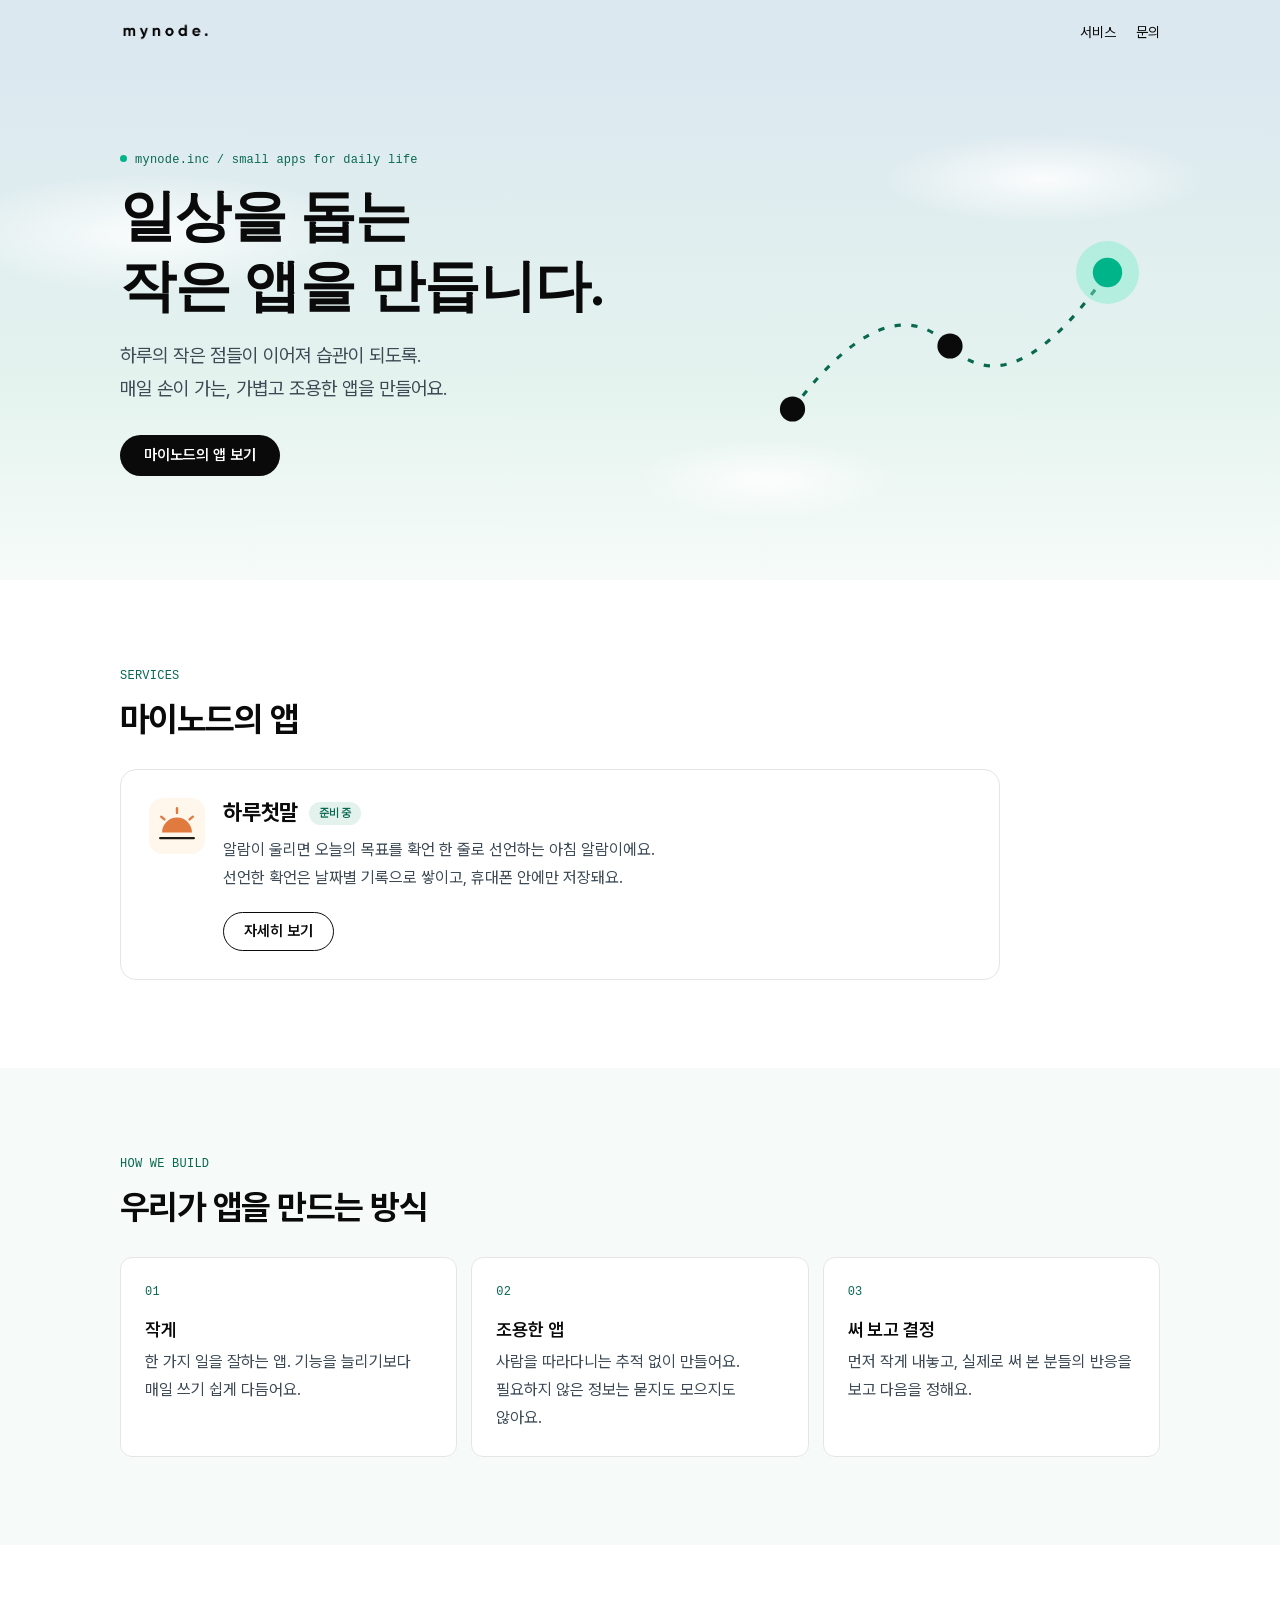
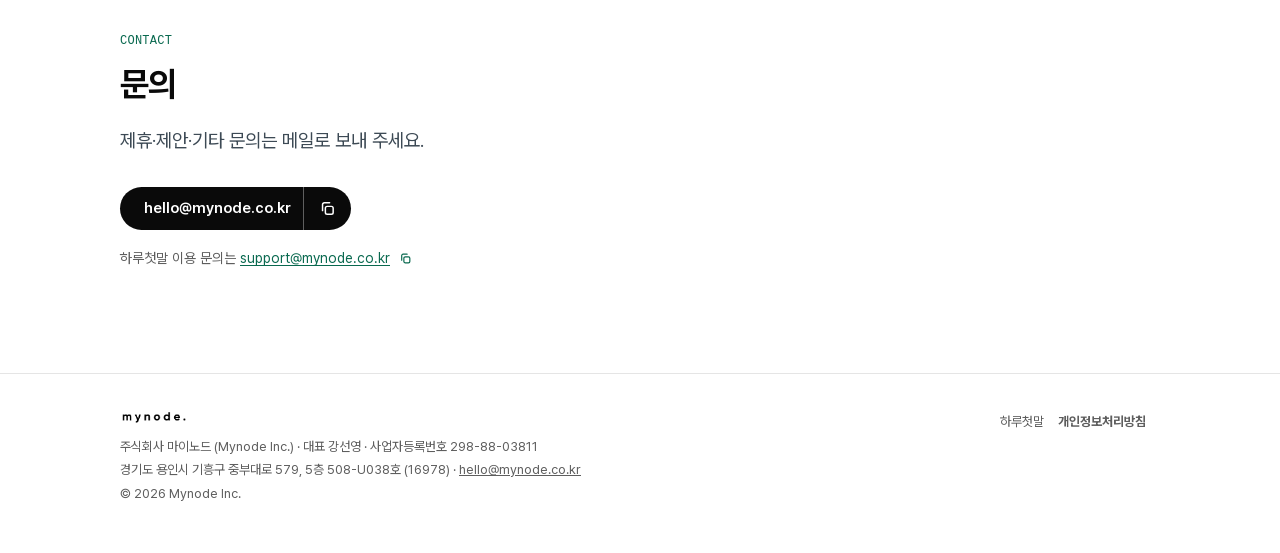
<file: index.html>
<!doctype html>
<html lang="ko">
<head>
<meta charset="utf-8">
<meta http-equiv="Content-Security-Policy" content="default-src 'self'; script-src 'self'; style-src 'self'; img-src 'self' data:; font-src 'self'; connect-src 'none'; object-src 'none'; base-uri 'self'; form-action 'none'">
<meta name="viewport" content="width=device-width,initial-scale=1">
<title>마이노드 Mynode - 일상을 돕는 작은 앱</title>
<meta name="description" content="주식회사 마이노드는 일상을 돕는 작은 앱을 만듭니다.">
<link rel="canonical" href="https://mynode.co.kr/">
<meta name="color-scheme" content="light">
<meta name="theme-color" content="#DCE8F0">
<meta property="og:type" content="website">
<meta property="og:url" content="https://mynode.co.kr/">
<meta property="og:site_name" content="mynode.">
<meta property="og:title" content="mynode. — 일상을 돕는 작은 앱">
<meta property="og:description" content="주식회사 마이노드는 일상을 돕는 작은 앱을 만듭니다.">
<meta property="og:image" content="https://mynode.co.kr/assets/og-mynode.png">
<meta property="og:image:width" content="1200">
<meta property="og:image:height" content="630">
<meta property="og:image:alt" content="mynode. — 일상을 돕는 작은 앱을 만듭니다.">
<meta name="twitter:card" content="summary_large_image">
<link rel="icon" href="/assets/mynode-icon.svg" type="image/svg+xml">
<link rel="stylesheet" href="/assets/fonts/pretendard/pretendard.css">
<link rel="stylesheet" href="/mynode.css?v=3">
<script type="application/ld+json">
{
 "@context": "https://schema.org",
 "@graph": [
  {
   "@type": "Organization",
   "@id": "https://mynode.co.kr/#organization",
   "name": "주식회사 마이노드",
   "alternateName": [
    "Mynode Inc.",
    "마이노드",
    "mynode."
   ],
   "url": "https://mynode.co.kr/",
   "logo": "https://mynode.co.kr/assets/mynode-icon-512.png",
   "description": "주식회사 마이노드는 일상을 돕는 작은 앱을 만듭니다.",
   "email": "hello@mynode.co.kr",
   "taxID": "298-88-03811",
   "address": {
    "@type": "PostalAddress",
    "streetAddress": "기흥구 중부대로 579, 5층 508-U038호",
    "addressLocality": "용인시",
    "addressRegion": "경기도",
    "postalCode": "16978",
    "addressCountry": "KR"
   }
  },
  {
   "@type": "WebSite",
   "@id": "https://mynode.co.kr/#website",
   "name": "마이노드",
   "alternateName": [
    "Mynode",
    "mynode."
   ],
   "url": "https://mynode.co.kr/",
   "inLanguage": "ko",
   "publisher": {
    "@id": "https://mynode.co.kr/#organization"
   }
  }
 ]
}
</script>
</head>
<body>

<header class="top"><div class="wrap">
  <a href="/"><img class="logo-mynode" src="/assets/mynode-logo.png" alt="mynode." width="410" height="90"></a>
  <nav><a href="#services">서비스</a><a href="#contact">문의</a></nav>
</div></header>

<main>
<section class="hero">
  <div class="sky" aria-hidden="true"><span class="cloud c1"></span><span class="cloud c2"></span><span class="cloud c3"></span></div>
  <div class="wrap hero-grid">
    <div class="hero-text">
      <p class="eyebrow"><span class="dot" aria-hidden="true"></span>mynode.inc / small apps for daily life</p>
      <h1 class="display">일상을 돕는<br>작은 앱을 만듭니다.</h1>
      <p class="lead">하루의 작은 점들이 이어져 습관이 되도록.<br>매일 손이 가는, 가볍고 조용한 앱을 만들어요.</p>
      <div class="btns"><a class="btn" href="#services">마이노드의 앱 보기</a></div>
    </div>
    <div class="hero-art" aria-hidden="true">
      <svg viewBox="0 0 200 150" focusable="false"><path class="edge" d="M25 120 Q70 60 100 90 T175 55"/><circle class="node" cx="25" cy="120" r="6"/><circle class="node" cx="100" cy="90" r="6"/><circle class="glow" cx="175" cy="55" r="15"/><circle class="end" cx="175" cy="55" r="7"/></svg>
    </div>
  </div>
</section>

<section id="services">
  <div class="wrap">
    <p class="eyebrow">SERVICES</p>
    <h2 class="title">마이노드의 앱</h2>
    <div class="service">
      <div class="haru">
        <img src="/assets/daily-icon.svg" alt="" width="56" height="56">
        <div>
          <h3>하루첫말 <span class="badge">준비 중</span></h3>
          <p>알람이 울리면 오늘의 목표를 확언 한 줄로 선언하는 아침 알람이에요.<br>선언한 확언은 날짜별 기록으로 쌓이고, 휴대폰 안에만 저장돼요.</p>
          <a class="btn-outline" href="/daily/">자세히 보기</a>
        </div>
      </div>
    </div>
  </div>
</section>

<section class="soft">
  <div class="wrap">
    <p class="eyebrow">HOW WE BUILD</p>
    <h2 class="title">우리가 앱을 만드는 방식</h2>
    <div class="principles">
      <div><span class="num">01</span><h3>작게</h3><p>한 가지 일을 잘하는 앱. 기능을 늘리기보다 매일 쓰기 쉽게 다듬어요.</p></div>
      <div><span class="num">02</span><h3>조용한 앱</h3><p>사람을 따라다니는 추적 없이 만들어요. 필요하지 않은 정보는 묻지도 모으지도 않아요.</p></div>
      <div><span class="num">03</span><h3>써 보고 결정</h3><p>먼저 작게 내놓고, 실제로 써 본 분들의 반응을 보고 다음을 정해요.</p></div>
    </div>
  </div>
</section>

<section id="contact">
  <div class="wrap">
    <p class="eyebrow">CONTACT</p>
    <h2 class="title">문의</h2>
    <p class="lead">제휴·제안·기타 문의는 메일로 보내 주세요.</p>
    <div class="btns"><span class="mail btn"><a href="mailto:hello@mynode.co.kr">hello@mynode.co.kr</a><button type="button" class="copy" data-copy="hello@mynode.co.kr" aria-label="hello@mynode.co.kr 주소 복사" title="주소 복사"><svg viewBox="0 0 24 24" aria-hidden="true"><rect x="9" y="9" width="11" height="11" rx="2.5"/><path d="M5 15V6.5A2.5 2.5 0 0 1 7.5 4H15"/></svg></button></span></div>
    <p class="sub mt16">하루첫말 이용 문의는 <span class="mail chip"><a href="mailto:support@mynode.co.kr">support@mynode.co.kr</a><button type="button" class="copy" data-copy="support@mynode.co.kr" aria-label="support@mynode.co.kr 주소 복사" title="주소 복사"><svg viewBox="0 0 24 24" aria-hidden="true"><rect x="9" y="9" width="11" height="11" rx="2.5"/><path d="M5 15V6.5A2.5 2.5 0 0 1 7.5 4H15"/></svg></button></span></p>
  </div>
</section>
</main>

<footer><div class="wrap">
  <div>
    <img class="logo-mynode" src="/assets/mynode-logo.png" alt="mynode." width="410" height="90">
    주식회사 마이노드 (Mynode Inc.) · 대표 강선영 · 사업자등록번호 298-88-03811<br>
    경기도 용인시 기흥구 중부대로 579, 5층 508-U038호 (16978) · <a href="mailto:hello@mynode.co.kr">hello@mynode.co.kr</a><br>
    © 2026 Mynode Inc.
  </div>
  <nav><a href="/daily/">하루첫말</a><a href="/daily/privacy/"><b>개인정보처리방침</b></a></nav>
</div></footer>
<script src="/copy.js?v=2" defer></script>
</body>
</html>
</file>
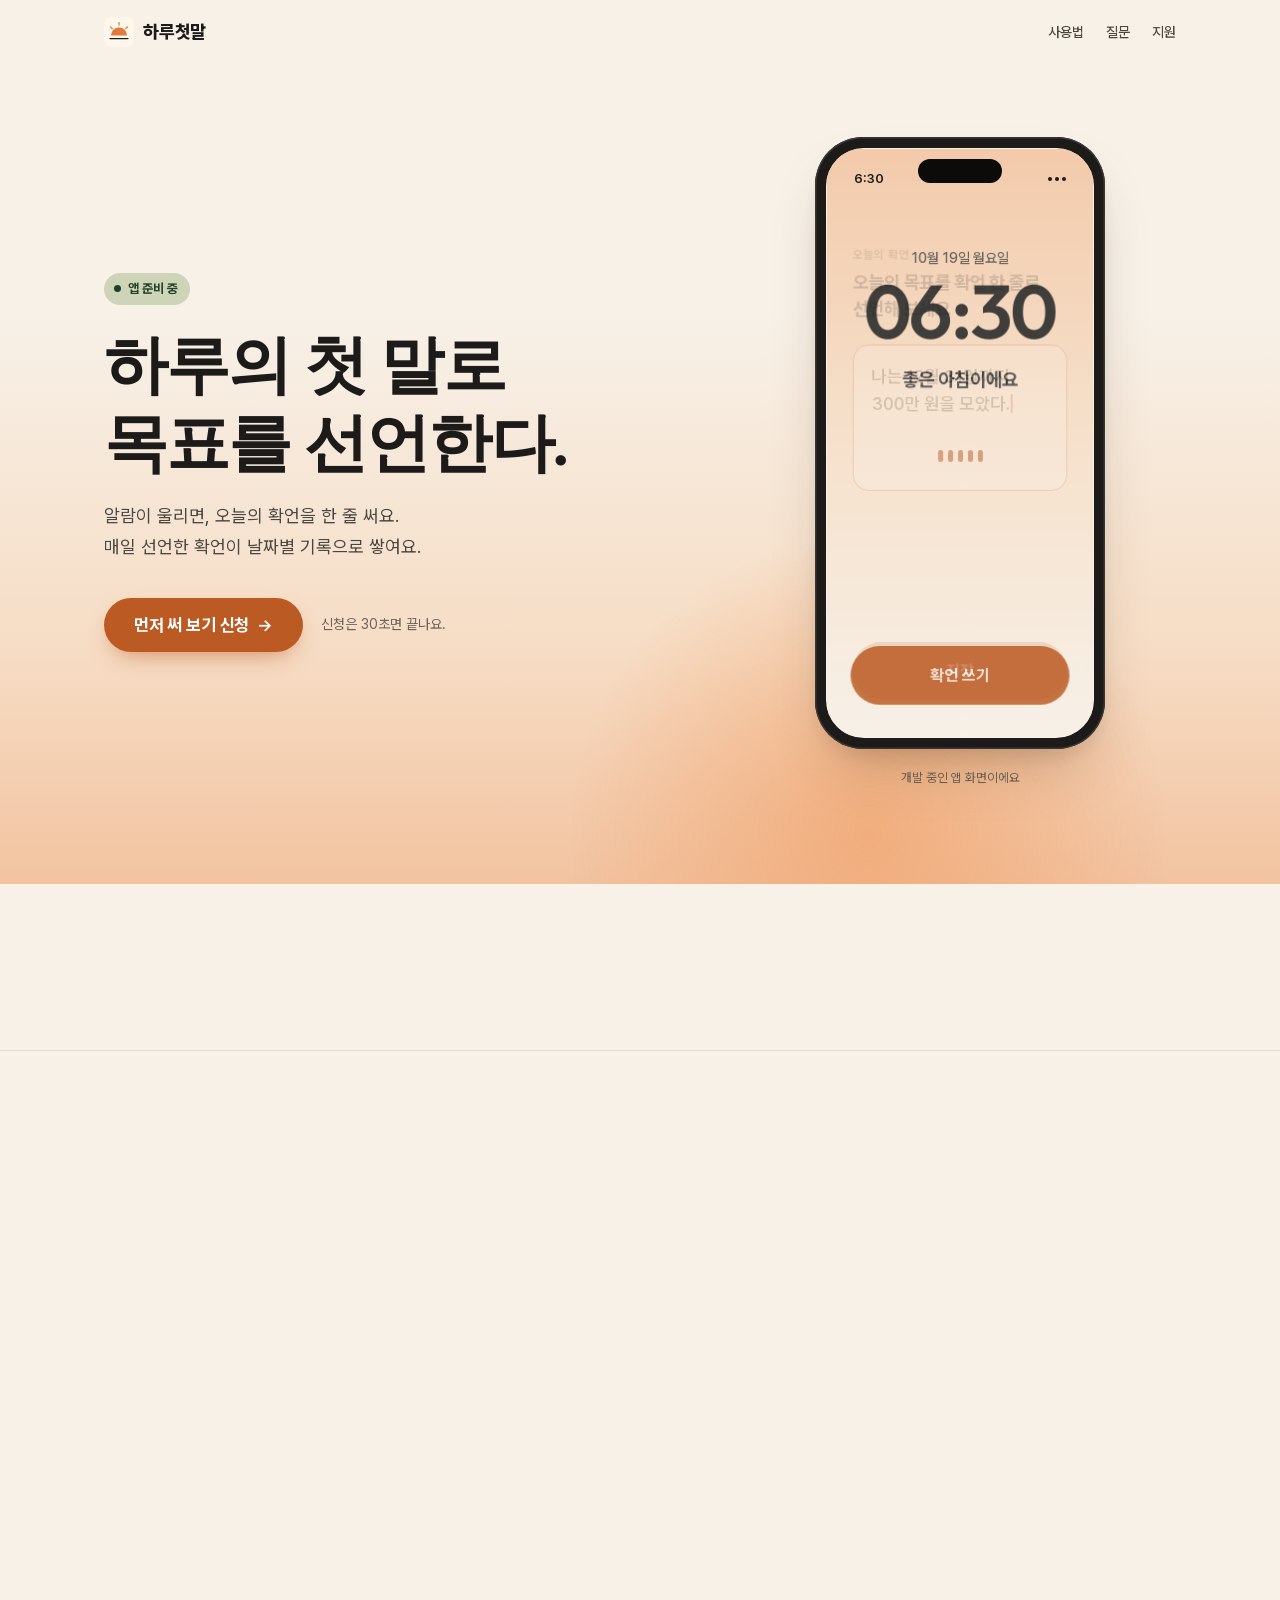
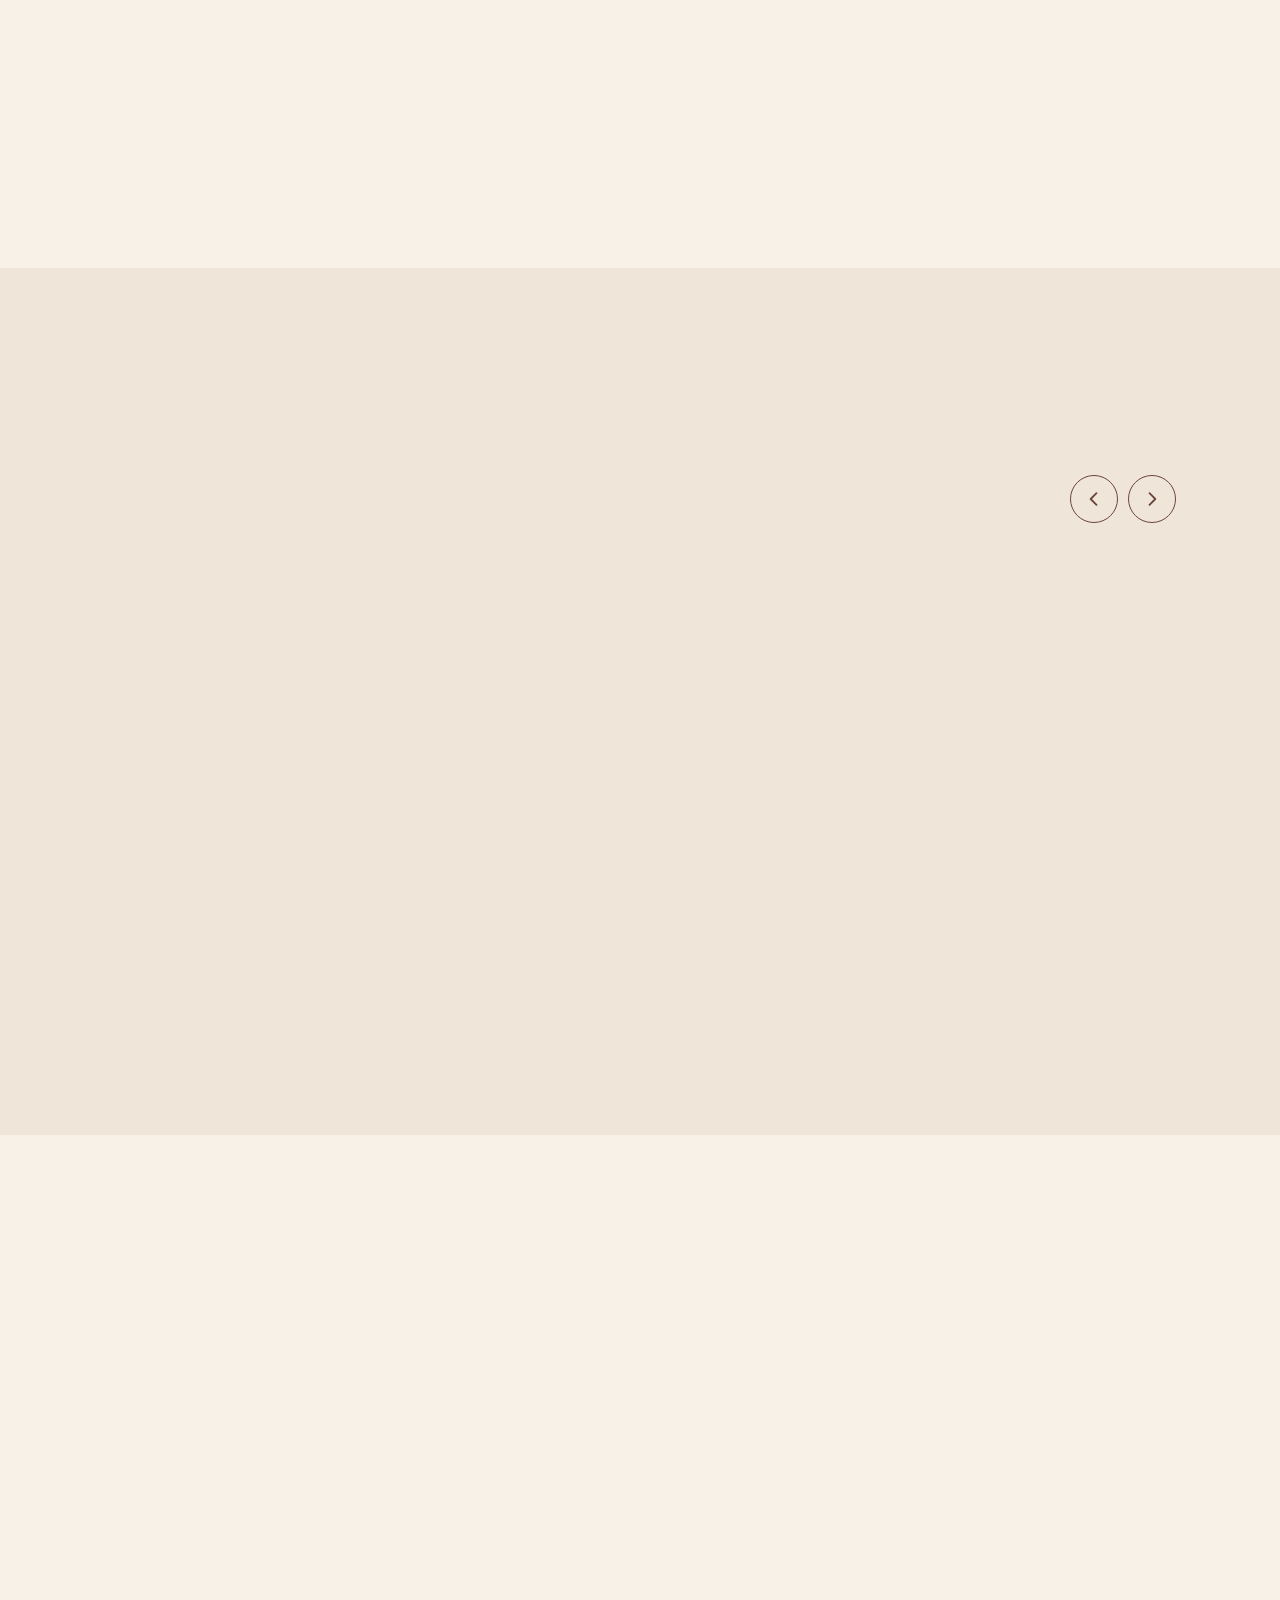
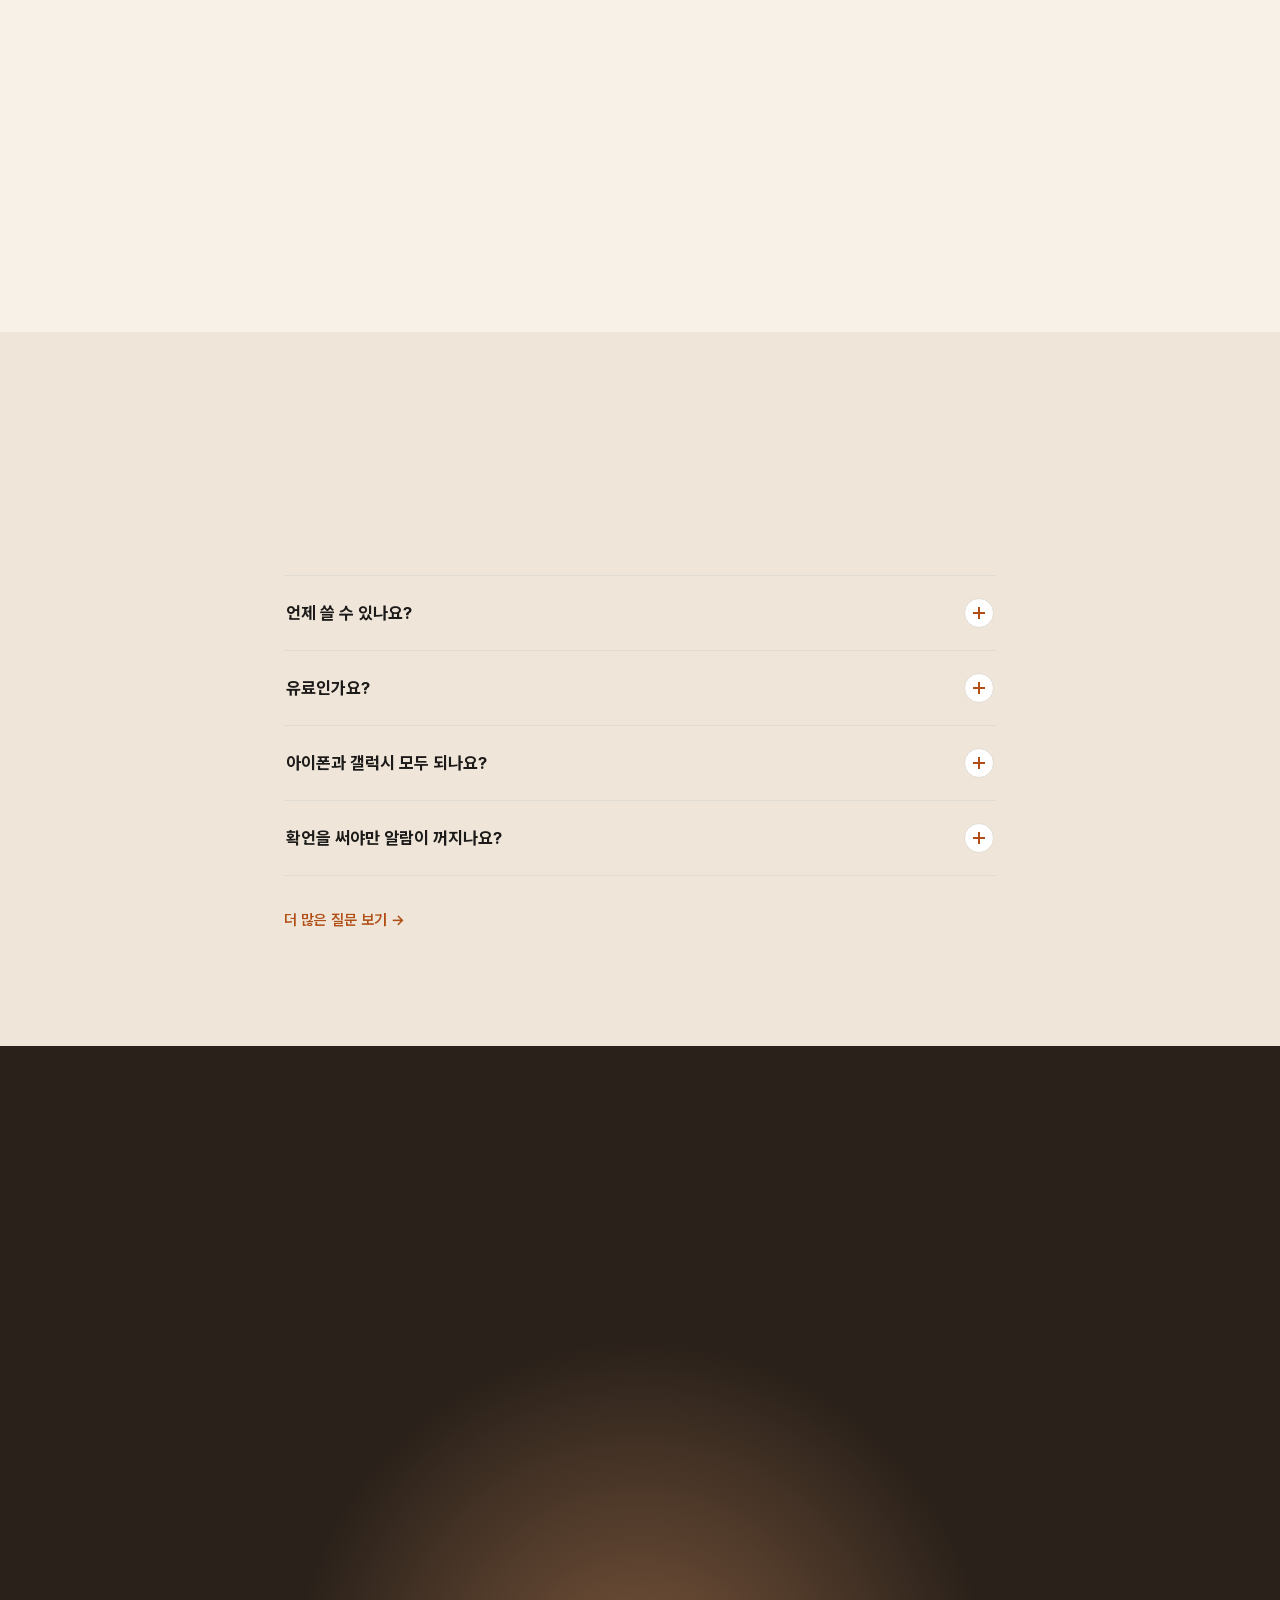
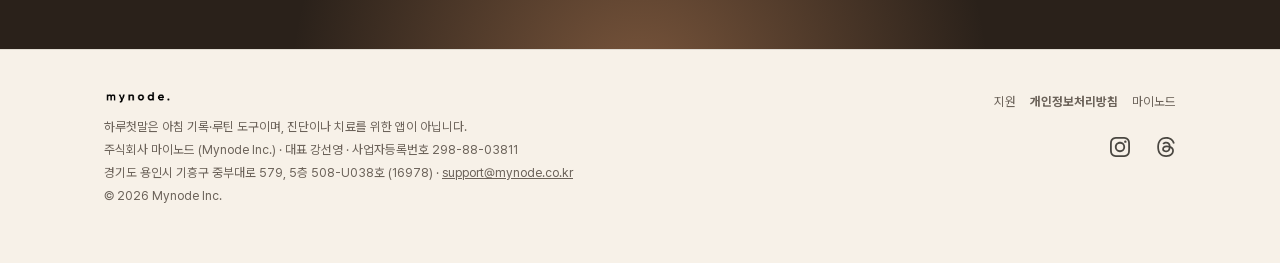
<file: daily/index.html>
<!doctype html>
<html lang="ko">
<head>
<meta charset="utf-8">
<meta http-equiv="Content-Security-Policy" content="default-src 'self'; script-src 'self'; style-src 'self'; img-src 'self' data:; font-src 'self'; connect-src 'none'; object-src 'none'; base-uri 'self'; form-action 'none'">
<meta name="viewport" content="width=device-width,initial-scale=1">
<title>하루첫말 - 아침확언 알람</title>
<meta name="description" content="알람이 울리면 오늘의 목표를 확언 한 줄로 선언하는 아침확언 알람, 하루첫말. 선언한 확언은 날짜별 기록으로 쌓여요.">
<link rel="canonical" href="https://mynode.co.kr/daily/">
<meta name="color-scheme" content="light">
<meta name="theme-color" content="#F7F1E8">
<meta property="og:type" content="website">
<meta property="og:url" content="https://mynode.co.kr/daily/">
<meta property="og:site_name" content="하루첫말">
<meta property="og:title" content="하루첫말 - 하루의 첫 말로 목표를 선언한다.">
<meta property="og:description" content="알람이 울리면 확언을 쓰는 아침확언 알람">
<meta property="og:image" content="https://mynode.co.kr/daily/img/og.png">
<meta property="og:image:width" content="1200">
<meta property="og:image:height" content="630">
<meta property="og:image:alt" content="하루첫말 - 하루의 첫 말로 목표를 선언한다.">
<meta name="twitter:card" content="summary_large_image">
<link rel="icon" href="/assets/daily-icon.svg" type="image/svg+xml">
<link rel="preload" href="/assets/fonts/outfit/outfit-latin-600-normal.woff2" as="font" type="font/woff2" crossorigin>
<link rel="stylesheet" href="/assets/fonts/pretendard/pretendard.css">
<link rel="stylesheet" href="/daily/landing.css?v=5">
<script src="/daily/landing.js?v=4"></script>
<script type="application/ld+json">
{
 "@context": "https://schema.org",
 "@graph": [
  {
   "@type": "SoftwareApplication",
   "@id": "https://mynode.co.kr/daily/#app",
   "name": "하루첫말",
   "url": "https://mynode.co.kr/daily/",
   "description": "알람이 울리면 오늘의 목표를 확언 한 줄로 선언하는 아침확언 알람, 하루첫말. 선언한 확언은 날짜별 기록으로 쌓여요.",
   "applicationCategory": "LifestyleApplication",
   "operatingSystem": "Android, iOS",
   "inLanguage": "ko",
   "image": "https://mynode.co.kr/daily/img/og.png",
   "publisher": {
    "@type": "Organization",
    "@id": "https://mynode.co.kr/#organization",
    "name": "주식회사 마이노드",
    "url": "https://mynode.co.kr/"
   }
  },
  {
   "@type": "FAQPage",
   "@id": "https://mynode.co.kr/daily/#faq",
   "url": "https://mynode.co.kr/daily/",
   "mainEntity": [
    {
     "@type": "Question",
     "name": "언제 쓸 수 있나요?",
     "acceptedAnswer": {
      "@type": "Answer",
      "text": "지금 베타를 준비하고 있어요. 먼저 써 보기 신청을 하시면 베타가 열릴 때 이메일로 알려 드려요."
     }
    },
    {
     "@type": "Question",
     "name": "유료인가요?",
     "acceptedAnswer": {
      "@type": "Answer",
      "text": "베타 기간에는 무료이며 결제 기능이 없어요."
     }
    },
    {
     "@type": "Question",
     "name": "아이폰과 갤럭시 모두 되나요?",
     "acceptedAnswer": {
      "@type": "Answer",
      "text": "네. iOS와 안드로이드를 함께 준비하고 있어요."
     }
    },
    {
     "@type": "Question",
     "name": "확언을 써야만 알람이 꺼지나요?",
     "acceptedAnswer": {
      "@type": "Answer",
      "text": "안드로이드에서는 확언을 써야 꺼지도록 만들고 있어요. 평소에 끄는 방법은 확언 쓰기뿐이에요. 폰을 두고 나가는 경우처럼 쓰지 못하는 상황에 대비해 30분이 지나면 소리가 자동으로 멈추고, 앱 오류로 쓰기 화면이 열리지 않을 때만 \"알람 끄기\"가 있어요. 아이폰은 시스템 정책상 알람을 바로 끌 수 있어서, 알람에서 쓰기 화면으로 곧장 갈 수 있도록 준비하고 있어요."
     }
    }
   ]
  }
 ]
}
</script>
</head>
<body>

<header class="top"><div class="wrap">
  <a class="logo-daily" href="/daily/"><img src="/assets/daily-icon.svg" alt="" width="30" height="30">하루첫말</a>
  <nav><a href="#how">사용법</a><a href="#faq">질문</a><a href="/daily/support/">지원</a></nav>
</div></header>

<main>
<section class="hero">
  <div class="sky" aria-hidden="true"><span class="sun"></span></div>
  <div class="wrap hero-grid">
    <div class="hero-text">
      <span class="badge">앱 준비 중</span>
      <h1 class="display">하루의 첫 말로<br>목표를 선언한다.</h1>
      <p class="lead">알람이 울리면, 오늘의 확언을 한 줄 써요.<br>매일 선언한 확언이 날짜별 기록으로 쌓여요.</p>
      <div class="cta" id="hero-cta">
        <a class="btn" href="https://tally.so/r/A7ovRW?source=web&amp;m=0">먼저 써 보기 신청</a>
        <span class="cta-note">신청은 30초면 끝나요.</span>
      </div>
    </div>

    <div class="hero-art">
      <!-- 앱 화면 모형: 알람 → 쓰기 → 저장. 문구는 브랜드 가이드 9·9-1절 승인 문구 -->
      <div class="phone" data-scene="write" role="img" aria-label="하루첫말 앱 화면: 6시 30분 알람에서 확언 쓰기를 누르고, '나는 12월 31일까지 300만 원을 모았다.'를 써서 저장하는 모습">
        <div class="screen" aria-hidden="true">
          <div class="status"><span>6:30</span><span class="dots"><i></i><i></i><i></i></span></div>

          <div class="scene scene-alarm">
            <p class="s-date">10월 19일 월요일</p>
            <p class="s-time num">06:30</p>
            <p class="s-hello">좋은 아침이에요</p>
            <div class="s-wave"><i></i><i></i><i></i><i></i><i></i></div>
            <span class="s-pill">확언 쓰기</span>
          </div>

          <div class="scene scene-write">
            <p class="s-eyebrow">오늘의 확언</p>
            <p class="s-guide">오늘의 목표를 확언 한 줄로 선언해 보세요</p>
            <div class="s-input"><span class="typed" data-text="나는 12월 31일까지 300만 원을 모았다.">나는 12월 31일까지 300만 원을 모았다.</span><i class="caret"></i></div>
            <span class="s-btn">저장</span>
          </div>

          <div class="scene scene-done">
            <div class="s-check"><svg viewBox="0 0 24 24"><path d="M5 12.5l4.5 4.5L19 7.5"/></svg></div>
            <p class="s-done">오늘의 확언을 선언했어요 ✍️</p>
            <p class="s-quote">나는 12월 31일까지<br>300만 원을 모았다.</p>
            <div class="s-streak"><b class="num">12</b><span>일 연속</span></div>
          </div>
        </div>
      </div>
      <p class="art-note">개발 중인 앱 화면이에요</p>
    </div>
  </div>
</section>

<!-- 숫자 띠 -->
<section class="band">
  <div class="wrap stats">
    <div class="stat reveal"><b class="num">06:30</b><span>정한 시간에 알람이 울려요</span></div>
    <div class="stat reveal"><b>한 줄</b><span>오늘의 목표를 한 줄로 선언해요</span></div>
    <div class="stat reveal"><b>매일</b><span>날짜별 기록으로 쌓여요</span></div>
  </div>
</section>

<section id="how">
  <div class="wrap">
    <div class="head reveal">
      <p class="eyebrow">HOW IT WORKS</p>
      <h2 class="title">아침 1분이면 충분해요</h2>
      <p class="lead">거창한 다짐 말고, 오늘 지킬 목표를 한 줄로 선언해요.</p>
    </div>
    <ol class="steps">
      <li class="step reveal">
        <div class="step-art" aria-hidden="true">
          <div class="mini-noti"><span class="mini-icon"></span><div><small>하루첫말 · 지금</small><b>좋은 아침이에요</b></div><span class="mini-time num">06:30</span></div>
        </div>
        <span class="step-no num">01</span>
        <h3>아침 알람</h3>
        <p>정한 시간에 알람이 울려요.</p>
      </li>
      <li class="step reveal">
        <div class="step-art" aria-hidden="true">
          <div class="mini-input"><small>오늘의 확언</small><p>나는 12월 22일,<br>토익 900점을 받았다.</p><span class="mini-btn">저장</span></div>
        </div>
        <span class="step-no num">02</span>
        <h3>오늘의 확언 한 줄</h3>
        <p>알람이 울리면 쓰기 화면으로. 오늘의 목표를 내 말로 선언해요. (아이폰·안드로이드 차이는 아래 질문 참고)</p>
      </li>
      <li class="step reveal">
        <div class="step-art" aria-hidden="true">
          <div class="mini-cal">
            <i class="on"></i><i class="on"></i><i class="on"></i><i class="on"></i><i class="on"></i><i class="on"></i><i class="on"></i>
            <i class="on"></i><i class="on"></i><i class="on"></i><i class="on"></i><i class="on"></i><i class="today"></i><i></i>
          </div>
        </div>
        <span class="step-no num">03</span>
        <h3>쌓이는 기록</h3>
        <p>날마다 쓴 말이 모이고, 연속 기록으로 습관을 확인해요.</p>
      </li>
    </ol>
  </div>
</section>

<section class="alt">
  <div class="wrap">
    <div class="head reveal">
      <p class="eyebrow">EXAMPLES</p>
      <h2 class="title">이런 확언을 써요</h2>
      <p class="lead">@dailyfirstword에 매일 아침 올라오는 확언 카드예요.</p>
    </div>
    <div class="cards-nav" hidden>
      <button type="button" data-dir="-1" aria-label="이전 카드"><svg viewBox="0 0 24 24" aria-hidden="true"><path d="M15 5l-7 7 7 7"/></svg></button>
      <button type="button" data-dir="1" aria-label="다음 카드"><svg viewBox="0 0 24 24" aria-hidden="true"><path d="M9 5l7 7-7 7"/></svg></button>
    </div>
    <div class="cards reveal" tabindex="0" role="region" aria-label="확언 카드 모음 (좌우로 넘겨 보기)">
      <img src="/daily/img/card-1.webp" alt="오늘의 확언: 나는 12월 31일까지 300만 원을 모았다." width="720" height="900" loading="lazy" decoding="async">
      <img src="/daily/img/card-2.webp" alt="오늘의 확언: 나는 12월 22일, 토익 900점을 받았다." width="720" height="900" loading="lazy" decoding="async">
      <img src="/daily/img/card-3.webp" alt="오늘의 확언: 나는 12월 31일, 첫 프로젝트를 마쳤다." width="720" height="900" loading="lazy" decoding="async">
      <img src="/daily/img/card-4.webp" alt="오늘의 확언: 나는 12월 18일, 정보처리기사에 최종 합격했다." width="720" height="900" loading="lazy" decoding="async">
      <img src="/daily/img/card-5.webp" alt="오늘의 확언: 나는 이번 주 가족에게 고맙다고 세 번 말했다." width="720" height="900" loading="lazy" decoding="async">
      <img src="/daily/img/card-6.webp" alt="오늘의 확언: 나는 이번 달 매일 아침 확언을 썼다." width="720" height="900" loading="lazy" decoding="async">
    </div>
    <p class="more reveal"><a href="https://www.instagram.com/dailyfirstword/">인스타그램에서 만나기 →</a></p>
  </div>
</section>

<section>
  <div class="wrap">
    <div class="head reveal">
      <p class="eyebrow">WHY 하루첫말</p>
      <h2 class="title">작고, 조용하고, 내 것인 앱</h2>
    </div>
    <div class="features">
      <div class="feature big reveal">
        <svg viewBox="0 0 48 48" aria-hidden="true"><rect x="13" y="5" width="22" height="38" rx="5"/><path d="M20 38h8"/><rect x="18.5" y="19" width="11" height="9" rx="2"/><path d="M21 19v-2.5a3 3 0 0 1 6 0V19"/></svg>
        <h3>기록은 내 폰에만</h3>
        <p>쓴 확언은 휴대폰 안에만 저장돼요. 회사 서버로 보내지 않고, 우리도 볼 수 없어요.</p>
      </div>
      <div class="feature reveal">
        <svg viewBox="0 0 48 48" aria-hidden="true"><circle cx="24" cy="26" r="15"/><path d="M24 18v8l5 3"/><path d="M9 11l5-4M39 11l-5-4"/></svg>
        <h3>알람과 함께 1분</h3>
        <p>알람이 울리면 확언 한 줄. 광고도, 복잡한 메뉴도 없어요.</p>
      </div>
      <div class="feature reveal">
        <svg viewBox="0 0 48 48" aria-hidden="true"><path d="M10 38l4-12L32 8l8 8-18 18z"/><path d="M28 12l8 8"/><path d="M8 42h32"/></svg>
        <h3>내 목표를 내 말로</h3>
        <p>남이 정한 문장을 따라 치는 대신, 오늘의 목표를 내 손으로 선언해요. 선언한 확언은 날짜별 기록으로 쌓여요.</p>
      </div>
    </div>
  </div>
</section>

<section id="faq" class="alt">
  <div class="wrap narrow">
    <div class="head reveal">
      <p class="eyebrow">FAQ</p>
      <h2 class="title">자주 묻는 질문</h2>
    </div>
    <div class="faq">
      <details><summary>언제 쓸 수 있나요?</summary><p>지금 베타를 준비하고 있어요. <a href="https://tally.so/r/A7ovRW?source=web&amp;m=0">먼저 써 보기 신청</a>을 하시면 베타가 열릴 때 이메일로 알려 드려요.</p></details>
      <details><summary>유료인가요?</summary><p>베타 기간에는 무료이며 결제 기능이 없어요.</p></details>
      <details><summary>아이폰과 갤럭시 모두 되나요?</summary><p>네. iOS와 안드로이드를 함께 준비하고 있어요.</p></details>
      <details><summary>확언을 써야만 알람이 꺼지나요?</summary><p>안드로이드에서는 확언을 써야 꺼지도록 만들고 있어요. 평소에 끄는 방법은 확언 쓰기뿐이에요. 폰을 두고 나가는 경우처럼 쓰지 못하는 상황에 대비해 30분이 지나면 소리가 자동으로 멈추고, 앱 오류로 쓰기 화면이 열리지 않을 때만 "알람 끄기"가 있어요. 아이폰은 시스템 정책상 알람을 바로 끌 수 있어서, 알람에서 쓰기 화면으로 곧장 갈 수 있도록 준비하고 있어요.</p></details>
    </div>
    <p class="more"><a href="/daily/support/">더 많은 질문 보기 →</a></p>
  </div>
</section>

<!-- 마지막 신청 띠 -->
<section class="final" id="final-cta">
  <div class="wrap narrow center reveal">
    <img src="/assets/daily-icon.svg" alt="" width="56" height="56" class="final-icon">
    <h2 class="display">내일 아침,<br>첫 말부터 시작해요.</h2>
    <p class="lead">베타가 열리면 이메일로 가장 먼저 알려 드릴게요.</p>
    <a class="btn" href="https://tally.so/r/A7ovRW?source=web&amp;m=0">먼저 써 보기 신청</a>
  </div>
</section>
</main>

<div class="sticky-cta" aria-hidden="true">
  <a class="btn" href="https://tally.so/r/A7ovRW?source=web&amp;m=0" tabindex="-1">먼저 써 보기 신청</a>
</div>

<footer><div class="wrap">
  <div>
    <img class="logo-mynode" src="/assets/mynode-logo.png" alt="mynode." width="410" height="90">
    <div>하루첫말은 아침 기록·루틴 도구이며, 진단이나 치료를 위한 앱이 아닙니다.</div>
    주식회사 마이노드 (Mynode Inc.) · 대표 강선영 · 사업자등록번호 298-88-03811<br>
    경기도 용인시 기흥구 중부대로 579, 5층 508-U038호 (16978) · <a href="mailto:support@mynode.co.kr">support@mynode.co.kr</a><br>
    © 2026 Mynode Inc.
  </div>
  <div class="foot-side">
    <nav><a href="/daily/support/">지원</a><a href="/daily/privacy/"><b>개인정보처리방침</b></a><a href="/">마이노드</a></nav>
    <!-- SNS: 첫 화면은 신청 버튼에 집중하도록 바닥글 아이콘으로 옮김 (2주 차 디자인 피드백). 아이콘 출처 simple-icons -->
    <p class="foot-sns">
      <a href="https://www.instagram.com/dailyfirstword/" aria-label="인스타그램 @dailyfirstword"><svg viewBox="0 0 24 24" aria-hidden="true"><path d="M7.0301.084c-1.2768.0602-2.1487.264-2.911.5634-.7888.3075-1.4575.72-2.1228 1.3877-.6652.6677-1.075 1.3368-1.3802 2.127-.2954.7638-.4956 1.6365-.552 2.914-.0564 1.2775-.0689 1.6882-.0626 4.947.0062 3.2586.0206 3.6671.0825 4.9473.061 1.2765.264 2.1482.5635 2.9107.308.7889.72 1.4573 1.388 2.1228.6679.6655 1.3365 1.0743 2.1285 1.38.7632.295 1.6361.4961 2.9134.552 1.2773.056 1.6884.069 4.9462.0627 3.2578-.0062 3.668-.0207 4.9478-.0814 1.28-.0607 2.147-.2652 2.9098-.5633.7889-.3086 1.4578-.72 2.1228-1.3881.665-.6682 1.0745-1.3378 1.3795-2.1284.2957-.7632.4966-1.636.552-2.9124.056-1.2809.0692-1.6898.063-4.948-.0063-3.2583-.021-3.6668-.0817-4.9465-.0607-1.2797-.264-2.1487-.5633-2.9117-.3084-.7889-.72-1.4568-1.3876-2.1228C21.2982 1.33 20.628.9208 19.8378.6165 19.074.321 18.2017.1197 16.9244.0645 15.6471.0093 15.236-.005 11.977.0014 8.718.0076 8.31.0215 7.0301.0839m.1402 21.6932c-1.17-.0509-1.8053-.2453-2.2287-.408-.5606-.216-.96-.4771-1.3819-.895-.422-.4178-.6811-.8186-.9-1.378-.1644-.4234-.3624-1.058-.4171-2.228-.0595-1.2645-.072-1.6442-.079-4.848-.007-3.2037.0053-3.583.0607-4.848.05-1.169.2456-1.805.408-2.2282.216-.5613.4762-.96.895-1.3816.4188-.4217.8184-.6814 1.3783-.9003.423-.1651 1.0575-.3614 2.227-.4171 1.2655-.06 1.6447-.072 4.848-.079 3.2033-.007 3.5835.005 4.8495.0608 1.169.0508 1.8053.2445 2.228.408.5608.216.96.4754 1.3816.895.4217.4194.6816.8176.9005 1.3787.1653.4217.3617 1.056.4169 2.2263.0602 1.2655.0739 1.645.0796 4.848.0058 3.203-.0055 3.5834-.061 4.848-.051 1.17-.245 1.8055-.408 2.2294-.216.5604-.4763.96-.8954 1.3814-.419.4215-.8181.6811-1.3783.9-.4224.1649-1.0577.3617-2.2262.4174-1.2656.0595-1.6448.072-4.8493.079-3.2045.007-3.5825-.006-4.848-.0608M16.953 5.5864A1.44 1.44 0 1 0 18.39 4.144a1.44 1.44 0 0 0-1.437 1.4424M5.8385 12.012c.0067 3.4032 2.7706 6.1557 6.173 6.1493 3.4026-.0065 6.157-2.7701 6.1506-6.1733-.0065-3.4032-2.771-6.1565-6.174-6.1498-3.403.0067-6.156 2.771-6.1496 6.1738M8 12.0077a4 4 0 1 1 4.008 3.9921A3.9996 3.9996 0 0 1 8 12.0077"/></svg></a>
      <a href="https://www.threads.net/@dailyfirstword" aria-label="스레드 @dailyfirstword"><svg viewBox="0 0 24 24" aria-hidden="true"><path d="M12.186 24h-.007c-3.581-.024-6.334-1.205-8.184-3.509C2.35 18.44 1.5 15.586 1.472 12.01v-.017c.03-3.579.879-6.43 2.525-8.482C5.845 1.205 8.6.024 12.18 0h.014c2.746.02 5.043.725 6.826 2.098 1.677 1.29 2.858 3.13 3.509 5.467l-2.04.569c-1.104-3.96-3.898-5.984-8.304-6.015-2.91.022-5.11.936-6.54 2.717C4.307 6.504 3.616 8.914 3.589 12c.027 3.086.718 5.496 2.057 7.164 1.43 1.783 3.631 2.698 6.54 2.717 2.623-.02 4.358-.631 5.8-2.045 1.647-1.613 1.618-3.593 1.09-4.798-.31-.71-.873-1.3-1.634-1.75-.192 1.352-.622 2.446-1.284 3.272-.886 1.102-2.14 1.704-3.73 1.79-1.202.065-2.361-.218-3.259-.801-1.063-.689-1.685-1.74-1.752-2.964-.065-1.19.408-2.285 1.33-3.082.88-.76 2.119-1.207 3.583-1.291a13.853 13.853 0 0 1 3.02.142c-.126-.742-.375-1.332-.75-1.757-.513-.586-1.308-.883-2.359-.89h-.029c-.844 0-1.992.232-2.721 1.32L7.734 7.847c.98-1.454 2.568-2.256 4.478-2.256h.044c3.194.02 5.097 1.975 5.287 5.388.108.046.216.094.321.142 1.49.7 2.58 1.761 3.154 3.07.797 1.82.871 4.79-1.548 7.158-1.85 1.81-4.094 2.628-7.277 2.65Zm1.003-11.69c-.242 0-.487.007-.739.021-1.836.103-2.98.946-2.916 2.143.067 1.256 1.452 1.839 2.784 1.767 1.224-.065 2.818-.543 3.086-3.71a10.5 10.5 0 0 0-2.215-.221z"/></svg></a>
    </p>
  </div>
</div></footer>
</body>
</html>
</file>
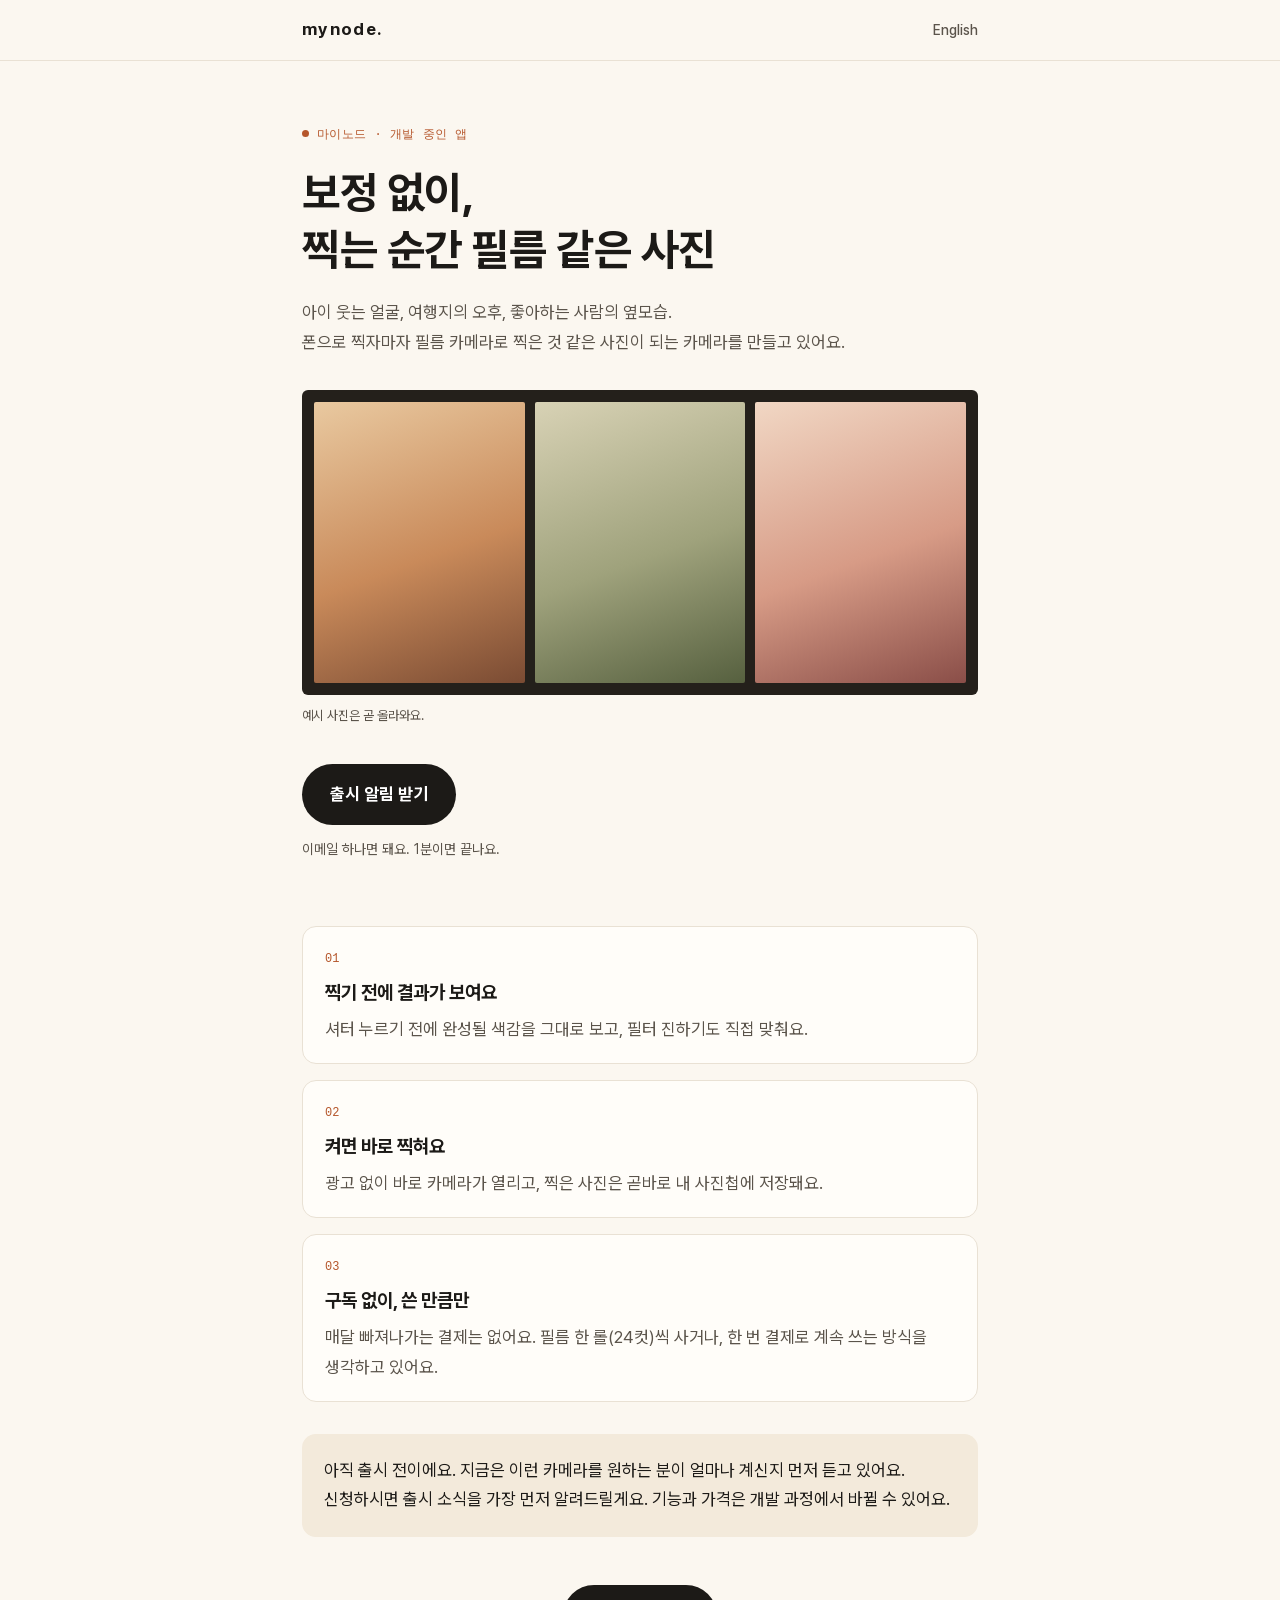
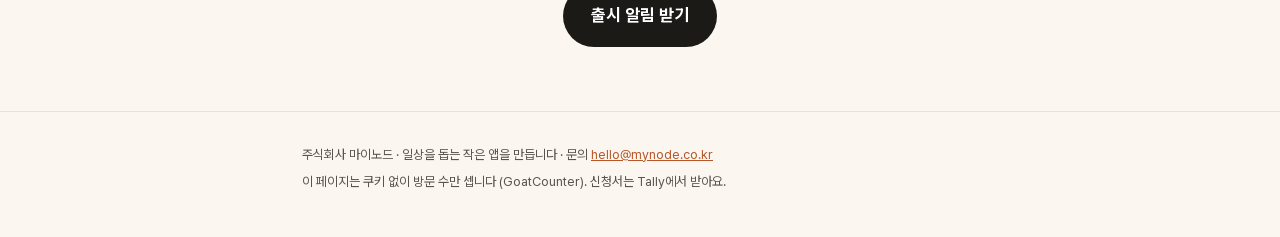
<file: film/index.html>
<!doctype html>
<html lang="ko">
<head>
<meta charset="utf-8">
<meta http-equiv="Content-Security-Policy" content="default-src 'self'; script-src 'self'; style-src 'self'; img-src 'self' data: https://mynode.goatcounter.com; font-src 'self'; connect-src https://mynode.goatcounter.com; object-src 'none'; base-uri 'self'; form-action 'none'">
<meta name="viewport" content="width=device-width,initial-scale=1">
<title>마이노드 필름 카메라(가칭) - 출시 알림 받기</title>
<meta name="description" content="보정 없이, 찍는 순간 필름 같은 사진. 마이노드가 만들고 있는 카메라 앱이에요.">
<meta name="robots" content="noindex">
<link rel="canonical" href="https://mynode.co.kr/film/">
<link rel="icon" href="/assets/mynode-icon.svg">
<link rel="stylesheet" href="/assets/fonts/pretendard/pretendard.css">
<link rel="stylesheet" href="/film/film.css?v=1">
</head>
<body>
<header class="top"><div class="wrap">
  <a href="/">mynode.</a>
  <a class="lang" href="/en/film/" hreflang="en">English</a>
</div></header>

<main class="wrap">
  <section class="hero">
    <p class="eyebrow"><span class="dot"></span>마이노드 · 개발 중인 앱</p>
    <h1>보정 없이,<br>찍는 순간 필름 같은 사진</h1>
    <p class="lead">아이 웃는 얼굴, 여행지의 오후, 좋아하는 사람의 옆모습.<br>폰으로 찍자마자 필름 카메라로 찍은 것 같은 사진이 되는 카메라를 만들고 있어요.</p>
    <!-- TODO: 필름 느낌 예시 사진 3장 (ChatGPT 웹에서 만든 이미지로 교체) -->
    <div class="film" aria-hidden="true"><span></span><span></span><span></span></div>
    <p class="film-note">예시 사진은 곧 올라와요.</p>
    <a class="btn" href="https://tally.so/r/X5lA1O?ref=landing_kr" data-goatcounter-click="kr-signup-click">출시 알림 받기</a>
    <p class="small">이메일 하나면 돼요. 1분이면 끝나요.</p>
  </section>

  <section class="benefits">
    <div class="card"><span class="n">01</span><h2>찍기 전에 결과가 보여요</h2><p>셔터 누르기 전에 완성될 색감을 그대로 보고, 필터 진하기도 직접 맞춰요.</p></div>
    <div class="card"><span class="n">02</span><h2>켜면 바로 찍혀요</h2><p>광고 없이 바로 카메라가 열리고, 찍은 사진은 곧바로 내 사진첩에 저장돼요.</p></div>
    <div class="card"><span class="n">03</span><h2>구독 없이, 쓴 만큼만</h2><p>매달 빠져나가는 결제는 없어요. 필름 한 롤(24컷)씩 사거나, 한 번 결제로 계속 쓰는 방식을 생각하고 있어요.</p></div>
  </section>

  <section class="note">
    <p>아직 출시 전이에요. 지금은 이런 카메라를 원하는 분이 얼마나 계신지 먼저 듣고 있어요. 신청하시면 출시 소식을 가장 먼저 알려드릴게요. 기능과 가격은 개발 과정에서 바뀔 수 있어요.</p>
  </section>

  <section class="cta">
    <a class="btn" href="https://tally.so/r/X5lA1O?ref=landing_kr_bottom" data-goatcounter-click="kr-signup-click-bottom">출시 알림 받기</a>
  </section>
</main>

<footer><div class="wrap">
  <p>주식회사 마이노드 · 일상을 돕는 작은 앱을 만듭니다 · 문의 <a href="mailto:hello@mynode.co.kr">hello@mynode.co.kr</a></p>
  <p>이 페이지는 쿠키 없이 방문 수만 셉니다 (GoatCounter). 신청서는 Tally에서 받아요.</p>
</div></footer>
<script data-goatcounter="https://mynode.goatcounter.com/count" async src="/film/count.js"></script>
</body>
</html>
</file>
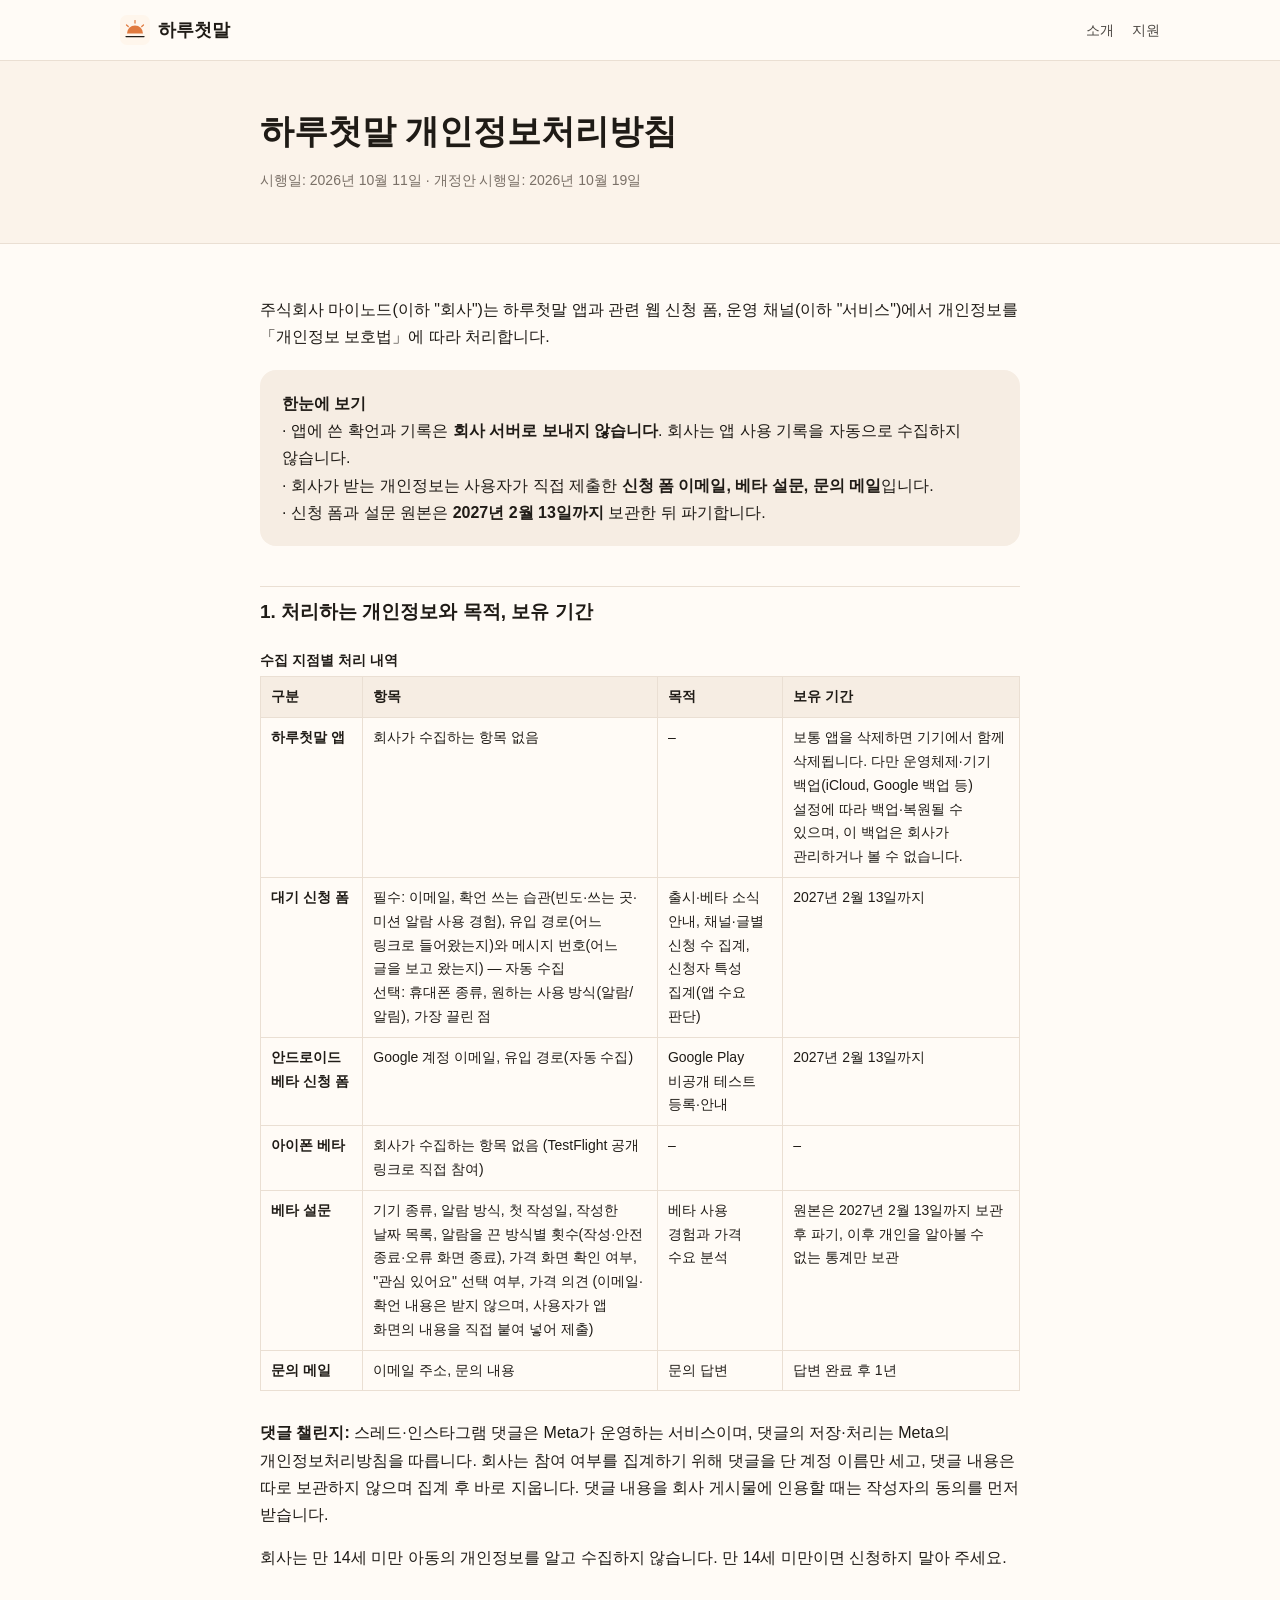
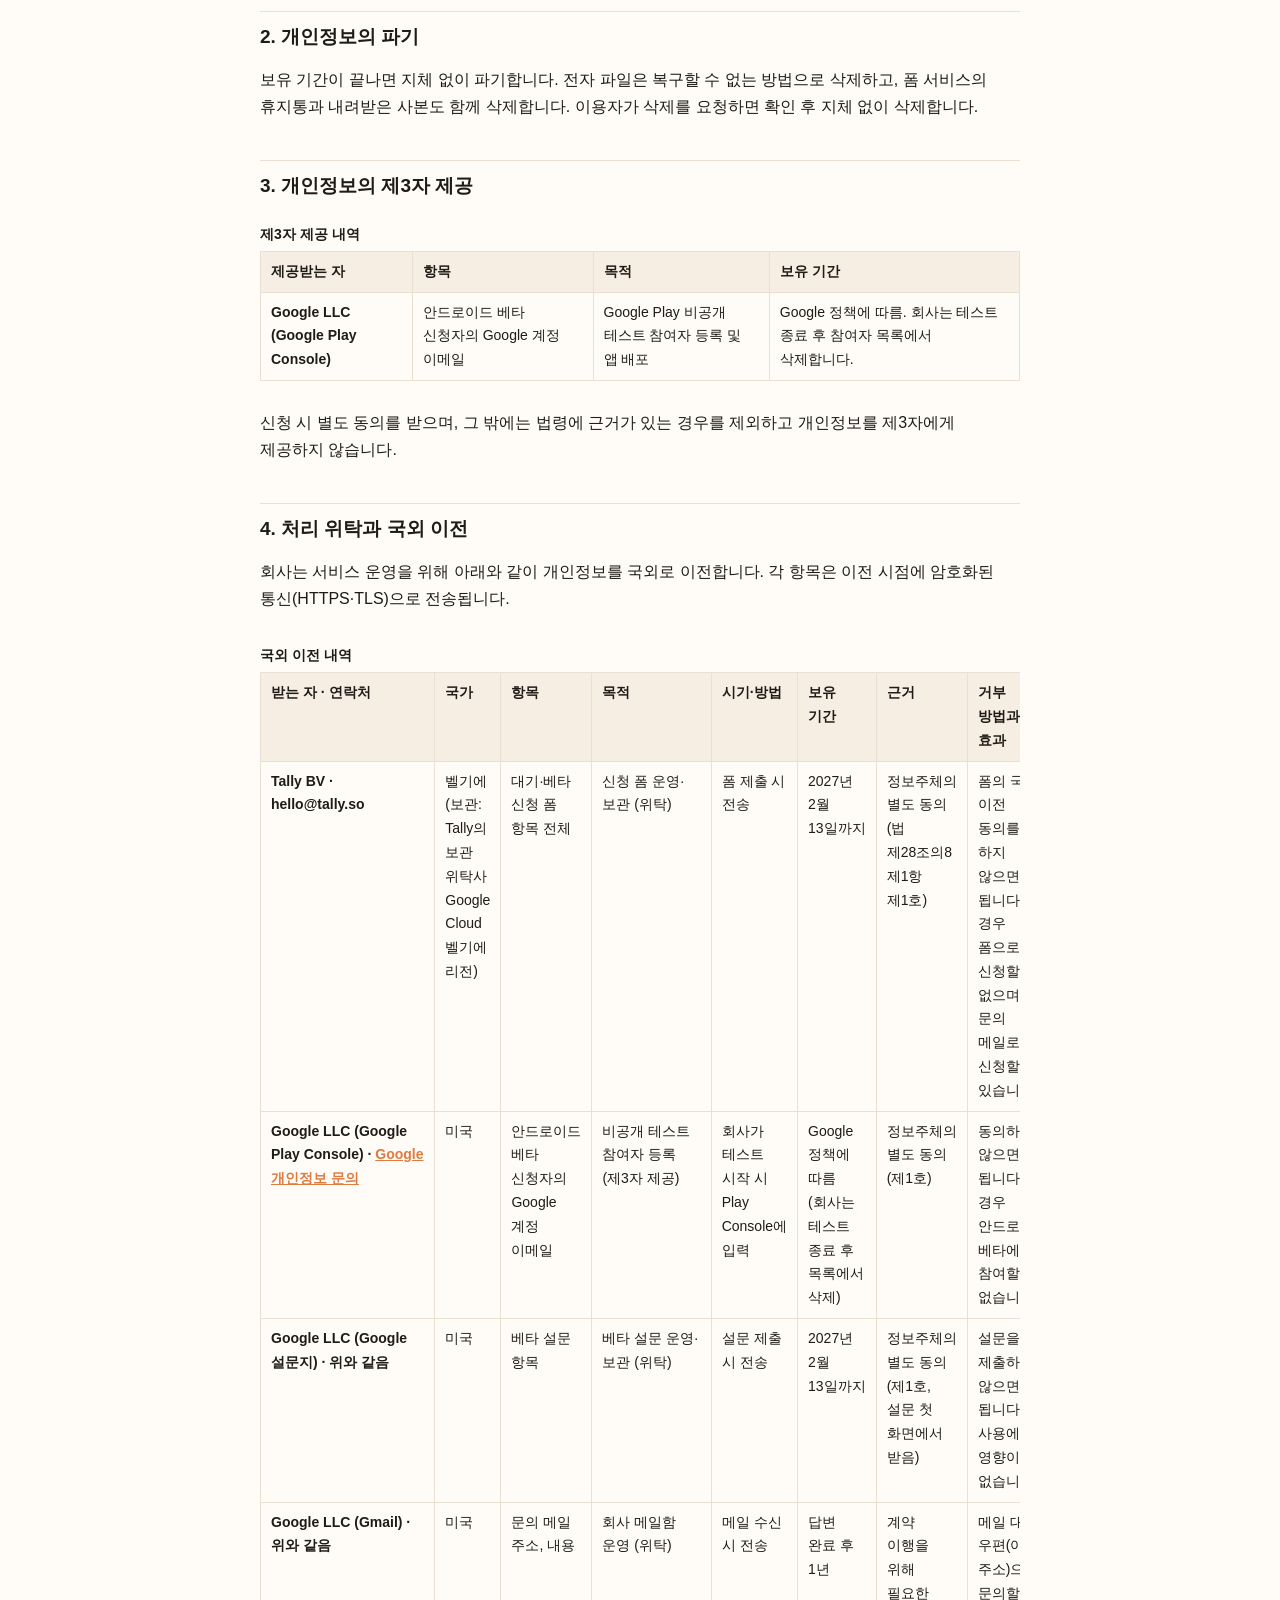
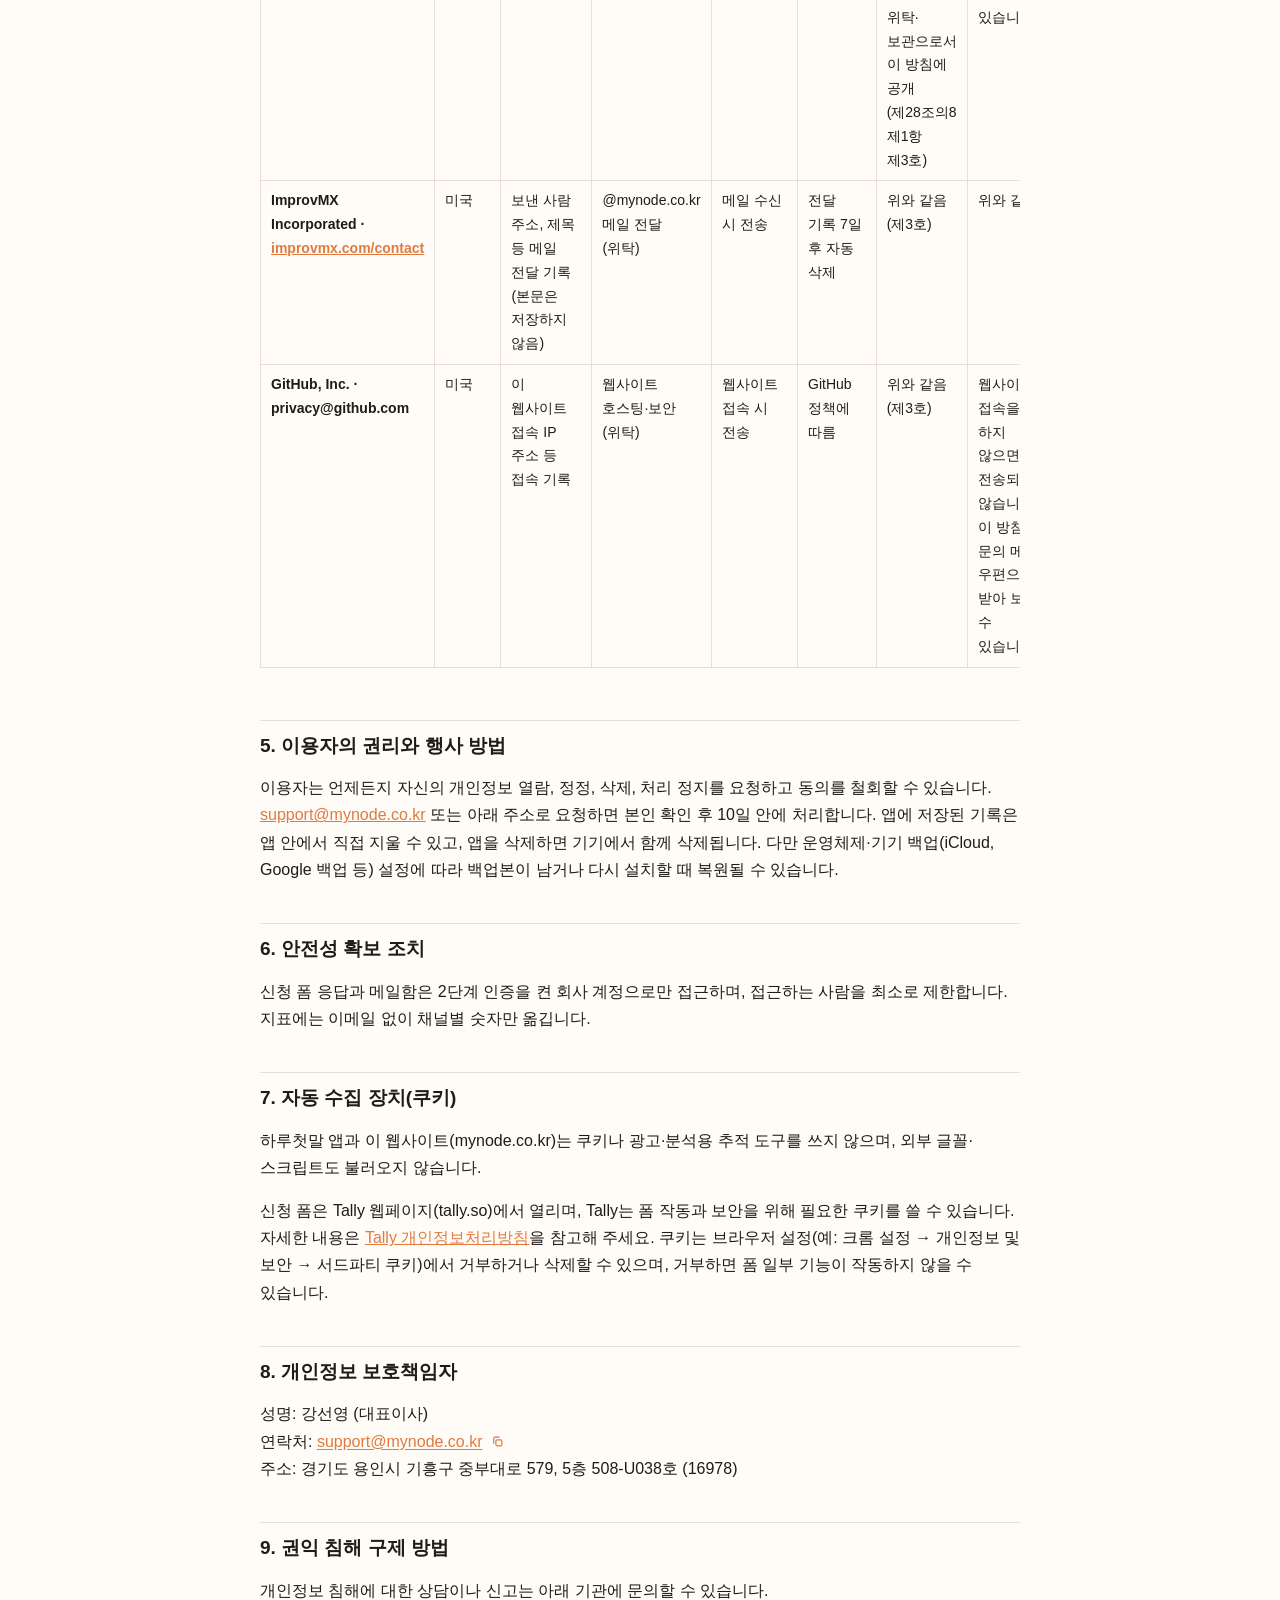
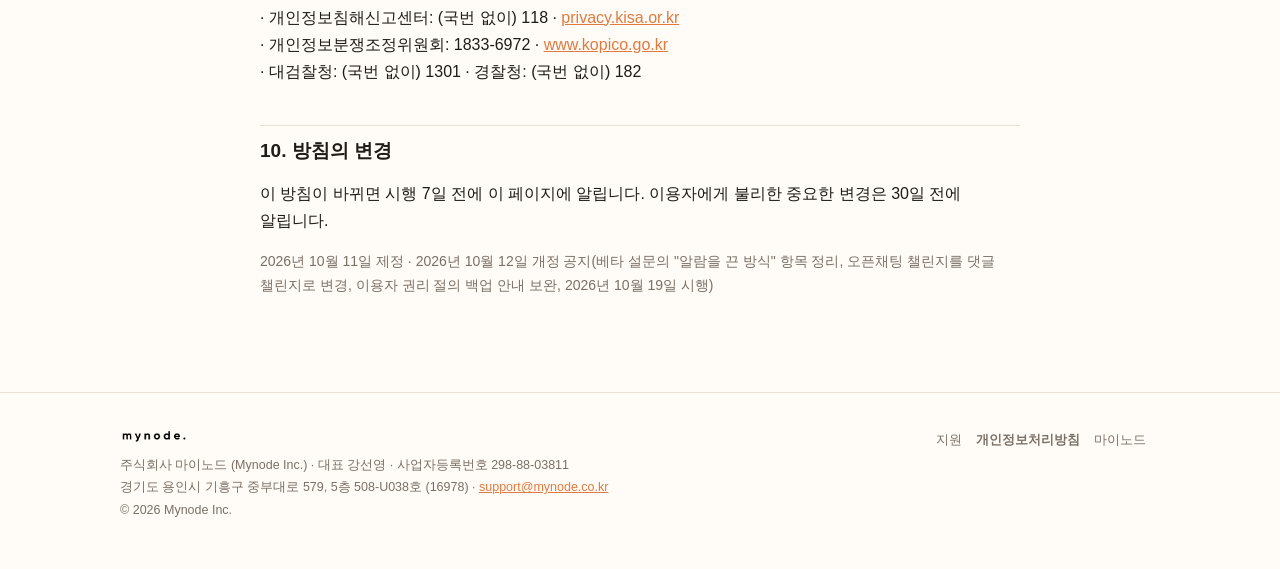
<file: daily/privacy/index.html>
<!doctype html>
<html lang="ko">
<head>
<meta charset="utf-8">
<meta http-equiv="Content-Security-Policy" content="default-src 'self'; script-src 'self'; style-src 'self'; img-src 'self' data:; connect-src 'none'; object-src 'none'; base-uri 'self'; form-action 'none'">
<meta name="viewport" content="width=device-width,initial-scale=1">
<title>하루첫말 개인정보처리방침</title>
<meta name="description" content="주식회사 마이노드가 운영하는 하루첫말 앱과 신청 폼의 개인정보처리방침입니다.">
<link rel="canonical" href="https://mynode.co.kr/daily/privacy/">
<link rel="icon" href="/assets/daily-icon.svg" type="image/svg+xml">
<meta name="color-scheme" content="light">
<link rel="stylesheet" href="/style.css?v=10">
</head>
<body>
<header class="top"><div class="wrap">
  <a class="logo-daily" href="/daily/"><img src="/assets/daily-icon.svg" alt="" width="30" height="30">하루첫말</a>
  <nav><a href="/daily/">소개</a><a href="/daily/support/">지원</a></nav>
</div></header>
<div class="doc-hero"><div class="wrap"><h1>하루첫말 개인정보처리방침</h1>
<p class="sub">시행일: 2026년 10월 11일 · 개정안 시행일: 2026년 10월 19일</p>
</div></div>
<main class="doc">

<p>주식회사 마이노드(이하 "회사")는 하루첫말 앱과 관련 웹 신청 폼, 운영 채널(이하 "서비스")에서 개인정보를 「개인정보 보호법」에 따라 처리합니다.</p>

<div class="note">
<strong>한눈에 보기</strong><br>
· 앱에 쓴 확언과 기록은 <strong>회사 서버로 보내지 않습니다</strong>. 회사는 앱 사용 기록을 자동으로 수집하지 않습니다.<br>
· 회사가 받는 개인정보는 사용자가 직접 제출한 <strong>신청 폼 이메일, 베타 설문, 문의 메일</strong>입니다.<br>
· 신청 폼과 설문 원본은 <strong>2027년 2월 13일까지</strong> 보관한 뒤 파기합니다.
</div>

<h2>1. 처리하는 개인정보와 목적, 보유 기간</h2>
<div class="table-wrap"><table>
<caption>수집 지점별 처리 내역</caption>
<thead><tr><th scope="col">구분</th><th scope="col">항목</th><th scope="col">목적</th><th scope="col">보유 기간</th></tr></thead>
<tbody>
<tr><th scope="row">하루첫말 앱</th><td>회사가 수집하는 항목 없음</td><td>–</td><td>보통 앱을 삭제하면 기기에서 함께 삭제됩니다. 다만 운영체제·기기 백업(iCloud, Google 백업 등) 설정에 따라 백업·복원될 수 있으며, 이 백업은 회사가 관리하거나 볼 수 없습니다.</td></tr>
<tr><th scope="row">대기 신청 폼</th><td>필수: 이메일, 확언 쓰는 습관(빈도·쓰는 곳·미션 알람 사용 경험), 유입 경로(어느 링크로 들어왔는지)와 메시지 번호(어느 글을 보고 왔는지) — 자동 수집<br>선택: 휴대폰 종류, 원하는 사용 방식(알람/알림), 가장 끌린 점</td><td>출시·베타 소식 안내, 채널·글별 신청 수 집계, 신청자 특성 집계(앱 수요 판단)</td><td>2027년 2월 13일까지</td></tr>
<tr><th scope="row">안드로이드 베타 신청 폼</th><td>Google 계정 이메일, 유입 경로(자동 수집)</td><td>Google Play 비공개 테스트 등록·안내</td><td>2027년 2월 13일까지</td></tr>
<tr><th scope="row">아이폰 베타</th><td>회사가 수집하는 항목 없음 (TestFlight 공개 링크로 직접 참여)</td><td>–</td><td>–</td></tr>
<tr><th scope="row">베타 설문</th><td>기기 종류, 알람 방식, 첫 작성일, 작성한 날짜 목록, 알람을 끈 방식별 횟수(작성·안전 종료·오류 화면 종료), 가격 화면 확인 여부, "관심 있어요" 선택 여부, 가격 의견 (이메일·확언 내용은 받지 않으며, 사용자가 앱 화면의 내용을 직접 붙여 넣어 제출)</td><td>베타 사용 경험과 가격 수요 분석</td><td>원본은 2027년 2월 13일까지 보관 후 파기, 이후 개인을 알아볼 수 없는 통계만 보관</td></tr>
<tr><th scope="row">문의 메일</th><td>이메일 주소, 문의 내용</td><td>문의 답변</td><td>답변 완료 후 1년</td></tr>
</tbody>
</table></div>
<p><strong>댓글 챌린지:</strong> 스레드·인스타그램 댓글은 Meta가 운영하는 서비스이며, 댓글의 저장·처리는 Meta의 개인정보처리방침을 따릅니다. 회사는 참여 여부를 집계하기 위해 댓글을 단 계정 이름만 세고, 댓글 내용은 따로 보관하지 않으며 집계 후 바로 지웁니다. 댓글 내용을 회사 게시물에 인용할 때는 작성자의 동의를 먼저 받습니다.</p>
<p>회사는 만 14세 미만 아동의 개인정보를 알고 수집하지 않습니다. 만 14세 미만이면 신청하지 말아 주세요.</p>

<h2>2. 개인정보의 파기</h2>
<p>보유 기간이 끝나면 지체 없이 파기합니다. 전자 파일은 복구할 수 없는 방법으로 삭제하고, 폼 서비스의 휴지통과 내려받은 사본도 함께 삭제합니다. 이용자가 삭제를 요청하면 확인 후 지체 없이 삭제합니다.</p>

<h2>3. 개인정보의 제3자 제공</h2>
<div class="table-wrap"><table>
<caption>제3자 제공 내역</caption>
<thead><tr><th scope="col">제공받는 자</th><th scope="col">항목</th><th scope="col">목적</th><th scope="col">보유 기간</th></tr></thead>
<tbody>
<tr><th scope="row">Google LLC (Google Play Console)</th><td>안드로이드 베타 신청자의 Google 계정 이메일</td><td>Google Play 비공개 테스트 참여자 등록 및 앱 배포</td><td>Google 정책에 따름. 회사는 테스트 종료 후 참여자 목록에서 삭제합니다.</td></tr>
</tbody>
</table></div>
<p>신청 시 별도 동의를 받으며, 그 밖에는 법령에 근거가 있는 경우를 제외하고 개인정보를 제3자에게 제공하지 않습니다.</p>

<h2>4. 처리 위탁과 국외 이전</h2>
<p>회사는 서비스 운영을 위해 아래와 같이 개인정보를 국외로 이전합니다. 각 항목은 이전 시점에 암호화된 통신(HTTPS·TLS)으로 전송됩니다.</p>
<div class="table-wrap"><table>
<caption>국외 이전 내역</caption>
<thead><tr><th scope="col">받는 자 · 연락처</th><th scope="col">국가</th><th scope="col">항목</th><th scope="col">목적</th><th scope="col">시기·방법</th><th scope="col">보유 기간</th><th scope="col">근거</th><th scope="col">거부 방법과 효과</th></tr></thead>
<tbody>
<tr><th scope="row">Tally BV · hello@tally.so</th><td>벨기에 (보관: Tally의 보관 위탁사 Google Cloud 벨기에 리전)</td><td>대기·베타 신청 폼 항목 전체</td><td>신청 폼 운영·보관 (위탁)</td><td>폼 제출 시 전송</td><td>2027년 2월 13일까지</td><td>정보주체의 별도 동의 (법 제28조의8 제1항 제1호)</td><td>폼의 국외 이전 동의를 하지 않으면 됩니다. 이 경우 폼으로 신청할 수 없으며, 문의 메일로 신청할 수 있습니다.</td></tr>
<tr><th scope="row">Google LLC (Google Play Console) · <a href="https://support.google.com/policies/troubleshooter/7575787">Google 개인정보 문의</a></th><td>미국</td><td>안드로이드 베타 신청자의 Google 계정 이메일</td><td>비공개 테스트 참여자 등록 (제3자 제공)</td><td>회사가 테스트 시작 시 Play Console에 입력</td><td>Google 정책에 따름 (회사는 테스트 종료 후 목록에서 삭제)</td><td>정보주체의 별도 동의 (제1호)</td><td>동의하지 않으면 됩니다. 이 경우 안드로이드 베타에 참여할 수 없습니다.</td></tr>
<tr><th scope="row">Google LLC (Google 설문지) · 위와 같음</th><td>미국</td><td>베타 설문 항목</td><td>베타 설문 운영·보관 (위탁)</td><td>설문 제출 시 전송</td><td>2027년 2월 13일까지</td><td>정보주체의 별도 동의 (제1호, 설문 첫 화면에서 받음)</td><td>설문을 제출하지 않으면 됩니다. 앱 사용에는 영향이 없습니다.</td></tr>
<tr><th scope="row">Google LLC (Gmail) · 위와 같음</th><td>미국</td><td>문의 메일 주소, 내용</td><td>회사 메일함 운영 (위탁)</td><td>메일 수신 시 전송</td><td>답변 완료 후 1년</td><td>계약 이행을 위해 필요한 위탁·보관으로서 이 방침에 공개 (제28조의8 제1항 제3호)</td><td>메일 대신 우편(아래 주소)으로 문의할 수 있습니다.</td></tr>
<tr><th scope="row">ImprovMX Incorporated · <a href="https://improvmx.com/contact/">improvmx.com/contact</a></th><td>미국</td><td>보낸 사람 주소, 제목 등 메일 전달 기록 (본문은 저장하지 않음)</td><td>@mynode.co.kr 메일 전달 (위탁)</td><td>메일 수신 시 전송</td><td>전달 기록 7일 후 자동 삭제</td><td>위와 같음 (제3호)</td><td>위와 같음</td></tr>
<tr><th scope="row">GitHub, Inc. · privacy@github.com</th><td>미국</td><td>이 웹사이트 접속 IP 주소 등 접속 기록</td><td>웹사이트 호스팅·보안 (위탁)</td><td>웹사이트 접속 시 전송</td><td>GitHub 정책에 따름</td><td>위와 같음 (제3호)</td><td>웹사이트 접속을 하지 않으면 전송되지 않습니다. 이 방침은 문의 메일·우편으로 받아 보실 수 있습니다.</td></tr>
</tbody>
</table></div>

<h2>5. 이용자의 권리와 행사 방법</h2>
<p>이용자는 언제든지 자신의 개인정보 열람, 정정, 삭제, 처리 정지를 요청하고 동의를 철회할 수 있습니다. <a href="mailto:support@mynode.co.kr">support@mynode.co.kr</a> 또는 아래 주소로 요청하면 본인 확인 후 10일 안에 처리합니다. 앱에 저장된 기록은 앱 안에서 직접 지울 수 있고, 앱을 삭제하면 기기에서 함께 삭제됩니다. 다만 운영체제·기기 백업(iCloud, Google 백업 등) 설정에 따라 백업본이 남거나 다시 설치할 때 복원될 수 있습니다.</p>

<h2>6. 안전성 확보 조치</h2>
<p>신청 폼 응답과 메일함은 2단계 인증을 켠 회사 계정으로만 접근하며, 접근하는 사람을 최소로 제한합니다. 지표에는 이메일 없이 채널별 숫자만 옮깁니다.</p>

<h2>7. 자동 수집 장치(쿠키)</h2>
<p>하루첫말 앱과 이 웹사이트(mynode.co.kr)는 쿠키나 광고·분석용 추적 도구를 쓰지 않으며, 외부 글꼴·스크립트도 불러오지 않습니다.</p>
<p>신청 폼은 Tally 웹페이지(tally.so)에서 열리며, Tally는 폼 작동과 보안을 위해 필요한 쿠키를 쓸 수 있습니다. 자세한 내용은 <a href="https://tally.so/help/privacy-policy">Tally 개인정보처리방침</a>을 참고해 주세요. 쿠키는 브라우저 설정(예: 크롬 설정 → 개인정보 및 보안 → 서드파티 쿠키)에서 거부하거나 삭제할 수 있으며, 거부하면 폼 일부 기능이 작동하지 않을 수 있습니다.</p>

<h2>8. 개인정보 보호책임자</h2>
<p>성명: 강선영 (대표이사)<br>연락처: <span class="mail chip"><a href="mailto:support@mynode.co.kr">support@mynode.co.kr</a><button type="button" class="copy" data-copy="support@mynode.co.kr" aria-label="support@mynode.co.kr 주소 복사" title="주소 복사"><svg viewBox="0 0 24 24" aria-hidden="true"><rect x="9" y="9" width="11" height="11" rx="2.5"/><path d="M5 15V6.5A2.5 2.5 0 0 1 7.5 4H15"/></svg></button></span><br>주소: 경기도 용인시 기흥구 중부대로 579, 5층 508-U038호 (16978)</p>

<h2>9. 권익 침해 구제 방법</h2>
<p>개인정보 침해에 대한 상담이나 신고는 아래 기관에 문의할 수 있습니다.<br>
· 개인정보침해신고센터: (국번 없이) 118 · <a href="https://privacy.kisa.or.kr">privacy.kisa.or.kr</a><br>
· 개인정보분쟁조정위원회: 1833-6972 · <a href="https://www.kopico.go.kr">www.kopico.go.kr</a><br>
· 대검찰청: (국번 없이) 1301 · 경찰청: (국번 없이) 182</p>

<h2>10. 방침의 변경</h2>
<p>이 방침이 바뀌면 시행 7일 전에 이 페이지에 알립니다. 이용자에게 불리한 중요한 변경은 30일 전에 알립니다.</p>
<p class="sub">2026년 10월 11일 제정 · 2026년 10월 12일 개정 공지(베타 설문의 "알람을 끈 방식" 항목 정리, 오픈채팅 챌린지를 댓글 챌린지로 변경, 이용자 권리 절의 백업 안내 보완, 2026년 10월 19일 시행)</p>
</main>
<footer><div class="wrap">
  <div>
    <img class="logo-mynode" src="/assets/mynode-logo.png" alt="mynode." width="410" height="90">
    주식회사 마이노드 (Mynode Inc.) · 대표 강선영 · 사업자등록번호 298-88-03811<br>
    경기도 용인시 기흥구 중부대로 579, 5층 508-U038호 (16978) · <a href="mailto:support@mynode.co.kr">support@mynode.co.kr</a><br>
    © 2026 Mynode Inc.
  </div>
  <nav><a href="/daily/support/">지원</a><a href="/daily/privacy/"><b>개인정보처리방침</b></a><a href="/">마이노드</a></nav>
</div></footer>
<script src="/copy.js?v=2" defer></script>
</body>
</html>
</file>
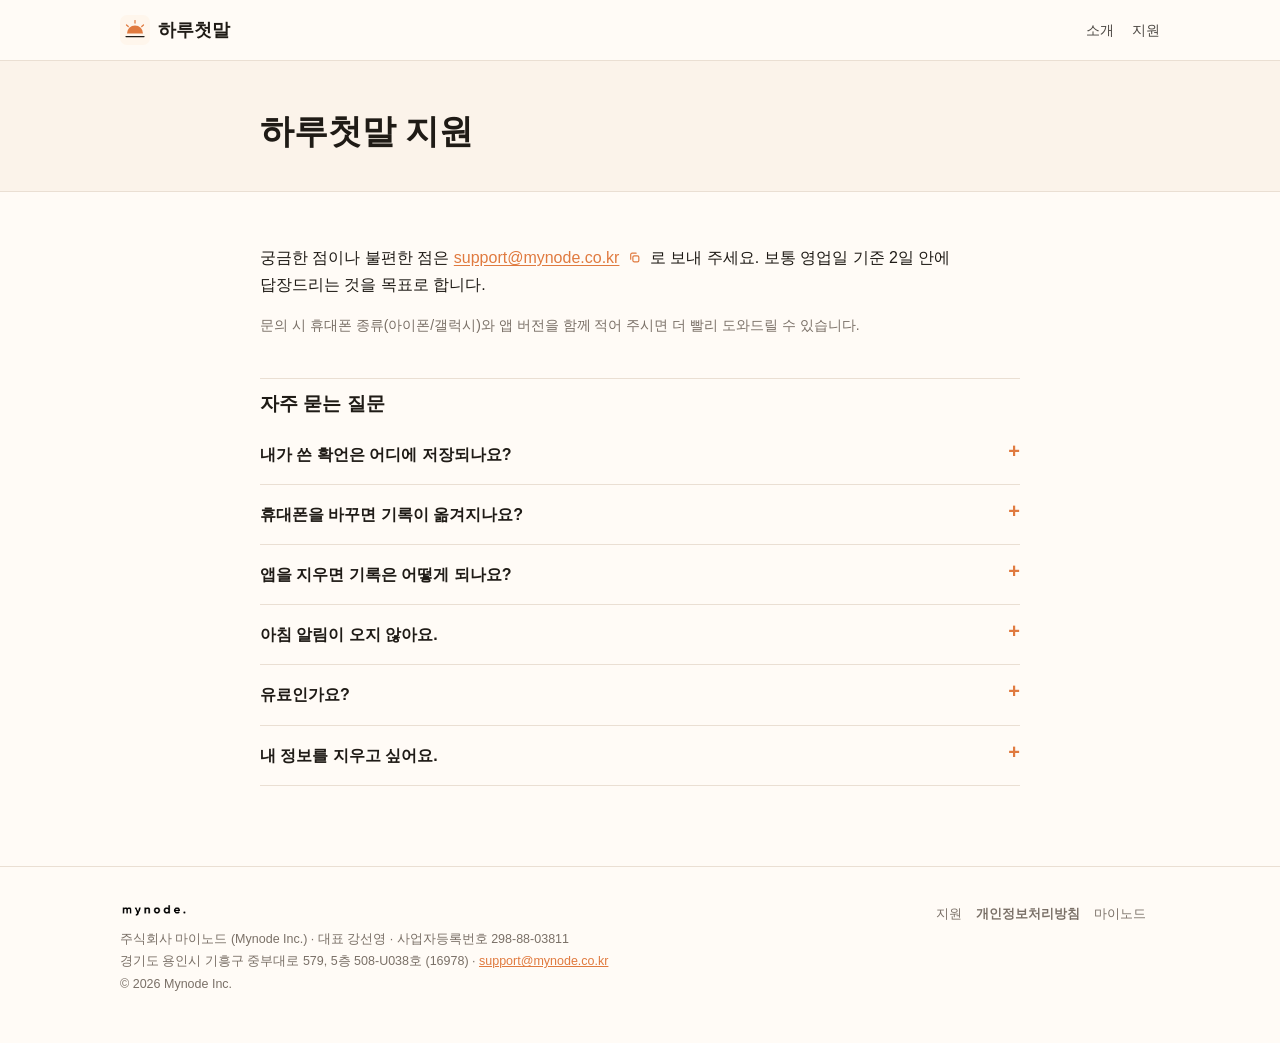
<file: daily/support/index.html>
<!doctype html>
<html lang="ko">
<head>
<meta charset="utf-8">
<meta http-equiv="Content-Security-Policy" content="default-src 'self'; script-src 'self'; style-src 'self'; img-src 'self' data:; connect-src 'none'; object-src 'none'; base-uri 'self'; form-action 'none'">
<meta name="viewport" content="width=device-width,initial-scale=1">
<title>하루첫말 지원</title>
<meta name="description" content="하루첫말 앱 문의와 자주 묻는 질문입니다.">
<link rel="canonical" href="https://mynode.co.kr/daily/support/">
<link rel="icon" href="/assets/daily-icon.svg" type="image/svg+xml">
<meta name="color-scheme" content="light">
<link rel="stylesheet" href="/style.css?v=10">
</head>
<body>
<header class="top"><div class="wrap">
  <a class="logo-daily" href="/daily/"><img src="/assets/daily-icon.svg" alt="" width="30" height="30">하루첫말</a>
  <nav><a href="/daily/">소개</a><a href="/daily/support/">지원</a></nav>
</div></header>
<div class="doc-hero"><div class="wrap"><h1>하루첫말 지원</h1>
</div></div>
<main class="doc">
<p>궁금한 점이나 불편한 점은 <span class="mail chip"><a href="mailto:support@mynode.co.kr">support@mynode.co.kr</a><button type="button" class="copy" data-copy="support@mynode.co.kr" aria-label="support@mynode.co.kr 주소 복사" title="주소 복사"><svg viewBox="0 0 24 24" aria-hidden="true"><rect x="9" y="9" width="11" height="11" rx="2.5"/><path d="M5 15V6.5A2.5 2.5 0 0 1 7.5 4H15"/></svg></button></span> 로 보내 주세요. 보통 영업일 기준 2일 안에 답장드리는 것을 목표로 합니다.</p>
<p class="sub">문의 시 휴대폰 종류(아이폰/갤럭시)와 앱 버전을 함께 적어 주시면 더 빨리 도와드릴 수 있습니다.</p>

<h2>자주 묻는 질문</h2>

<details><summary>내가 쓴 확언은 어디에 저장되나요?</summary><p>사용자의 휴대폰 안에만 저장됩니다. 회사 서버로 보내지 않으며, 회사도 볼 수 없습니다.</p></details>

<details><summary>휴대폰을 바꾸면 기록이 옮겨지나요?</summary><p>현재 버전은 기록을 다른 기기로 옮기는 기능이 없습니다. 휴대폰의 기기 백업 설정에 따라 함께 옮겨질 수도 있지만 보장하지는 않습니다.</p></details>

<details><summary>앱을 지우면 기록은 어떻게 되나요?</summary><p>보통 기기에서 함께 삭제됩니다. 다만 휴대폰의 기기 백업(iCloud, Google 백업 등) 설정에 따라 백업되거나 복원될 수 있으며, 이 백업은 회사가 관리하거나 볼 수 없습니다.</p></details>

<details><summary>아침 알림이 오지 않아요.</summary><p>휴대폰 설정 → 알림 → 하루첫말에서 알림이 켜져 있는지 확인해 주세요. 앱의 설정 탭에서 알림 시간도 다시 저장해 보세요. 갤럭시는 배터리 절약 설정이 알림을 막을 수 있습니다.</p></details>

<details><summary>유료인가요?</summary><p>베타 기간에는 무료이며 결제 기능이 없습니다. 앱 안의 가격 화면은 정식 출시 가격에 대한 의견을 듣기 위한 것입니다.</p></details>

<details><summary>내 정보를 지우고 싶어요.</summary><p>대기 신청이나 베타 신청 때 남긴 이메일 삭제를 원하시면 support@mynode.co.kr로 알려 주세요. 자세한 내용은 <a href="/daily/privacy/">개인정보처리방침</a>을 참고해 주세요.</p></details>
</main>
<footer><div class="wrap">
  <div>
    <img class="logo-mynode" src="/assets/mynode-logo.png" alt="mynode." width="410" height="90">
    주식회사 마이노드 (Mynode Inc.) · 대표 강선영 · 사업자등록번호 298-88-03811<br>
    경기도 용인시 기흥구 중부대로 579, 5층 508-U038호 (16978) · <a href="mailto:support@mynode.co.kr">support@mynode.co.kr</a><br>
    © 2026 Mynode Inc.
  </div>
  <nav><a href="/daily/support/">지원</a><a href="/daily/privacy/"><b>개인정보처리방침</b></a><a href="/">마이노드</a></nav>
</div></footer>
<script src="/copy.js?v=2" defer></script>
</body>
</html>
</file>
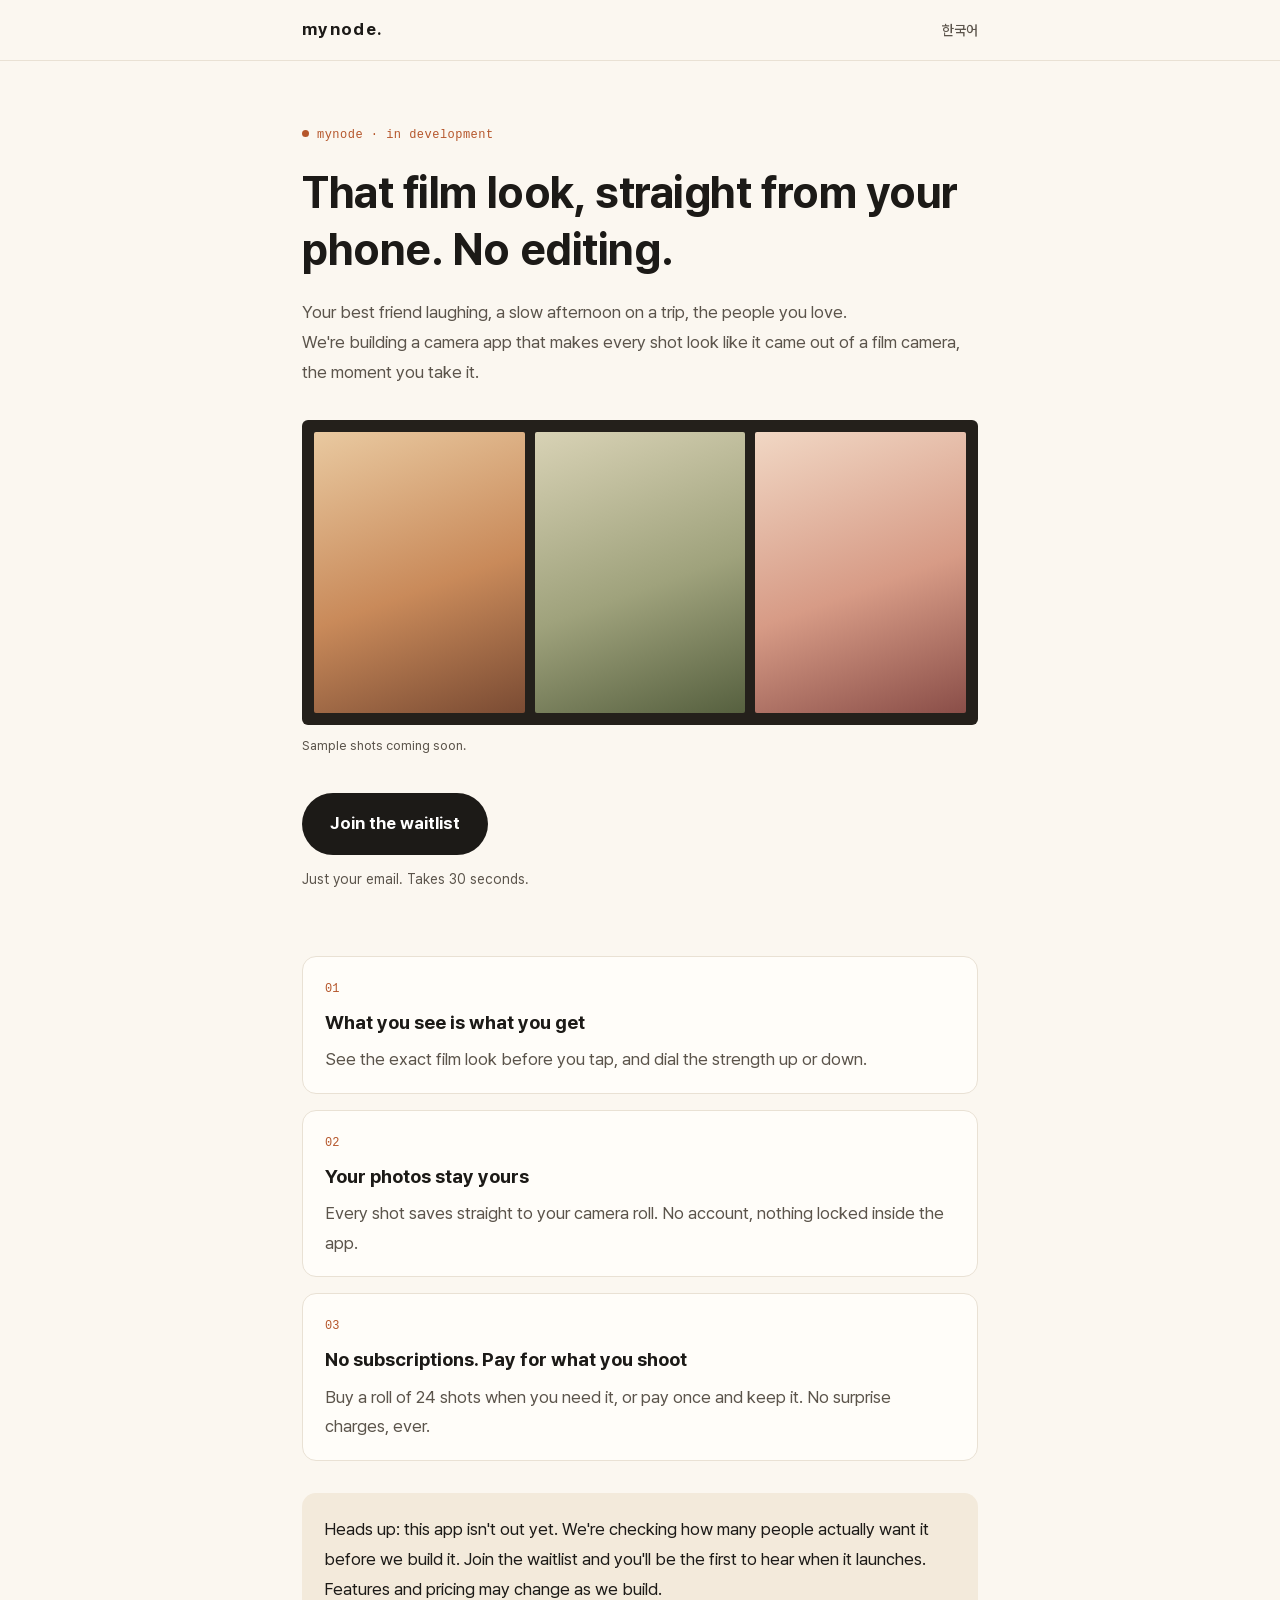
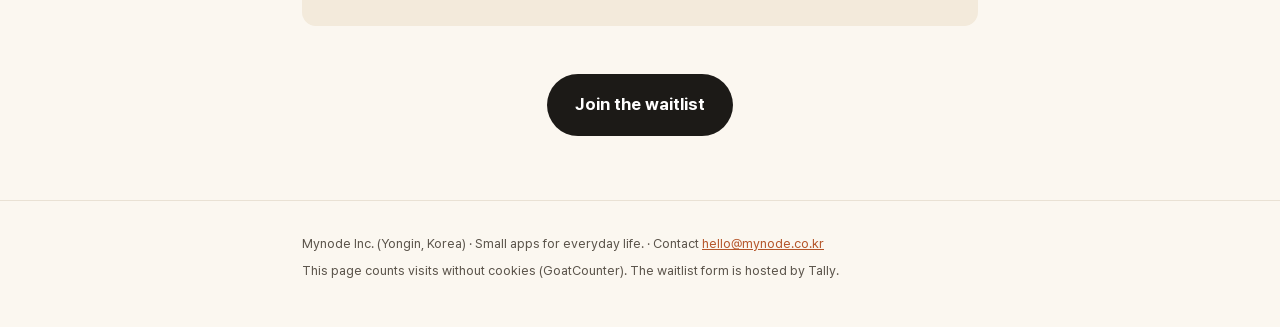
<file: en/film/index.html>
<!doctype html>
<html lang="en">
<head>
<meta charset="utf-8">
<meta http-equiv="Content-Security-Policy" content="default-src 'self'; script-src 'self'; style-src 'self'; img-src 'self' data: https://mynode.goatcounter.com; font-src 'self'; connect-src https://mynode.goatcounter.com; object-src 'none'; base-uri 'self'; form-action 'none'">
<meta name="viewport" content="width=device-width,initial-scale=1">
<title>A film camera app by mynode - Join the waitlist</title>
<meta name="description" content="That film look, straight from your phone. No editing. A camera app mynode is building.">
<meta name="robots" content="noindex">
<link rel="canonical" href="https://mynode.co.kr/en/film/">
<link rel="icon" href="/assets/mynode-icon.svg">
<link rel="stylesheet" href="/assets/fonts/pretendard/pretendard.css">
<link rel="stylesheet" href="/film/film.css?v=1">
</head>
<body>
<header class="top"><div class="wrap">
  <a href="/">mynode.</a>
  <a class="lang" href="/film/" hreflang="ko">한국어</a>
</div></header>

<main class="wrap">
  <section class="hero">
    <p class="eyebrow"><span class="dot"></span>mynode · in development</p>
    <h1>That film look, straight from your phone. No editing.</h1>
    <p class="lead">Your best friend laughing, a slow afternoon on a trip, the people you love.<br>We're building a camera app that makes every shot look like it came out of a film camera, the moment you take it.</p>
    <!-- TODO: 3 sample film-look photos (replace with images made in ChatGPT web) -->
    <div class="film" aria-hidden="true"><span></span><span></span><span></span></div>
    <p class="film-note">Sample shots coming soon.</p>
    <a class="btn" href="https://tally.so/r/2j8d1p?ref=landing_us" data-goatcounter-click="us-signup-click">Join the waitlist</a>
    <p class="small">Just your email. Takes 30 seconds.</p>
  </section>

  <section class="benefits">
    <div class="card"><span class="n">01</span><h2>What you see is what you get</h2><p>See the exact film look before you tap, and dial the strength up or down.</p></div>
    <div class="card"><span class="n">02</span><h2>Your photos stay yours</h2><p>Every shot saves straight to your camera roll. No account, nothing locked inside the app.</p></div>
    <div class="card"><span class="n">03</span><h2>No subscriptions. Pay for what you shoot</h2><p>Buy a roll of 24 shots when you need it, or pay once and keep it. No surprise charges, ever.</p></div>
  </section>

  <section class="note">
    <p>Heads up: this app isn't out yet. We're checking how many people actually want it before we build it. Join the waitlist and you'll be the first to hear when it launches. Features and pricing may change as we build.</p>
  </section>

  <section class="cta">
    <a class="btn" href="https://tally.so/r/2j8d1p?ref=landing_us_bottom" data-goatcounter-click="us-signup-click-bottom">Join the waitlist</a>
  </section>
</main>

<footer><div class="wrap">
  <p>Mynode Inc. (Yongin, Korea) · Small apps for everyday life. · Contact <a href="mailto:hello@mynode.co.kr">hello@mynode.co.kr</a></p>
  <p>This page counts visits without cookies (GoatCounter). The waitlist form is hosted by Tally.</p>
</div></footer>
<script data-goatcounter="https://mynode.goatcounter.com/count" async src="/film/count.js"></script>
</body>
</html>
</file>
<file: assets/fonts/pretendard/pretendard.css>
/*
Copyright (c) 2021 Kil Hyung-jin, with Reserved Font Name Pretendard.
https://github.com/orioncactus/pretendard

This Font Software is licensed under the SIL Open Font License, Version 1.1.
This license is copied below, and is also available with a FAQ at:
http://scripts.sil.org/OFL
*/
/* [0] */
@font-face {
	font-family: 'Pretendard Variable';
	font-style: normal;
	font-display: swap;
	font-weight: 45 920;
	src: url(./woff2-dynamic-subset/PretendardVariable.subset.0.woff2) format('woff2-variations');
	unicode-range: U+f9ca-fa0b, U+ff03-ff05, U+ff07, U+ff0a-ff0b, U+ff0d-ff19, U+ff1b, U+ff1d, U+ff20-ff5b, U+ff5d, U+ffe0-ffe3, U+ffe5-ffe6;
}

/* [1] */
@font-face {
	font-family: 'Pretendard Variable';
	font-style: normal;
	font-display: swap;
	font-weight: 45 920;
	src: url(./woff2-dynamic-subset/PretendardVariable.subset.1.woff2) format('woff2-variations');
	unicode-range: U+d723-d728, U+d72a-d733, U+d735-d748, U+d74a-d74f, U+d752-d753, U+d755-d757, U+d75a-d75f, U+d762-d764, U+d766-d768, U+d76a-d76b, U+d76d-d76f, U+d771-d787, U+d789-d78b, U+d78d-d78f, U+d791-d797, U+d79a, U+d79c, U+d79e-d7a3, U+f900-f909, U+f90b-f92e;
}

/* [2] */
@font-face {
	font-family: 'Pretendard Variable';
	font-style: normal;
	font-display: swap;
	font-weight: 45 920;
	src: url(./woff2-dynamic-subset/PretendardVariable.subset.2.woff2) format('woff2-variations');
	unicode-range: U+d679-d68b, U+d68e-d69e, U+d6a0, U+d6a2-d6a7, U+d6a9-d6c3, U+d6c6-d6c7, U+d6c9-d6cb, U+d6cd-d6d3, U+d6d5-d6d6, U+d6d8-d6e3, U+d6e5-d6e7, U+d6e9-d6fb, U+d6fd-d717, U+d719-d71f, U+d721-d722;
}

/* [3] */
@font-face {
	font-family: 'Pretendard Variable';
	font-style: normal;
	font-display: swap;
	font-weight: 45 920;
	src: url(./woff2-dynamic-subset/PretendardVariable.subset.3.woff2) format('woff2-variations');
	unicode-range: U+d5bc-d5c7, U+d5ca-d5cb, U+d5cd-d5cf, U+d5d1-d5d7, U+d5d9-d5da, U+d5dc, U+d5de-d5e3, U+d5e6-d5e7, U+d5e9-d5eb, U+d5ed-d5f6, U+d5f8, U+d5fa-d5ff, U+d602-d603, U+d605-d607, U+d609-d60f, U+d612-d613, U+d616-d61b, U+d61d-d637, U+d63a-d63b, U+d63d-d63f, U+d641-d647, U+d64a-d64c, U+d64e-d653, U+d656-d657, U+d659-d65b, U+d65d-d666, U+d668, U+d66a-d678;
}

/* [4] */
@font-face {
	font-family: 'Pretendard Variable';
	font-style: normal;
	font-display: swap;
	font-weight: 45 920;
	src: url(./woff2-dynamic-subset/PretendardVariable.subset.4.woff2) format('woff2-variations');
	unicode-range: U+d507, U+d509-d50b, U+d50d-d513, U+d515-d53b, U+d53e-d53f, U+d541-d543, U+d545-d54c, U+d54e, U+d550, U+d552-d557, U+d55a-d55b, U+d55d-d55f, U+d561-d564, U+d566-d567, U+d56a, U+d56c, U+d56e-d573, U+d576-d577, U+d579-d583, U+d585-d586, U+d58a-d5a4, U+d5a6-d5bb;
}

/* [5] */
@font-face {
	font-family: 'Pretendard Variable';
	font-style: normal;
	font-display: swap;
	font-weight: 45 920;
	src: url(./woff2-dynamic-subset/PretendardVariable.subset.5.woff2) format('woff2-variations');
	unicode-range: U+d464-d477, U+d47a-d47b, U+d47d-d47f, U+d481-d487, U+d489-d48a, U+d48c, U+d48e-d4e7, U+d4e9-d503, U+d505-d506;
}

/* [6] */
@font-face {
	font-family: 'Pretendard Variable';
	font-style: normal;
	font-display: swap;
	font-weight: 45 920;
	src: url(./woff2-dynamic-subset/PretendardVariable.subset.6.woff2) format('woff2-variations');
	unicode-range: U+d3bf-d3c7, U+d3ca-d3cf, U+d3d1-d3eb, U+d3ee-d3ef, U+d3f1-d3f3, U+d3f5-d3fb, U+d3fd-d400, U+d402-d45b, U+d45d-d463;
}

/* [7] */
@font-face {
	font-family: 'Pretendard Variable';
	font-style: normal;
	font-display: swap;
	font-weight: 45 920;
	src: url(./woff2-dynamic-subset/PretendardVariable.subset.7.woff2) format('woff2-variations');
	unicode-range: U+d2ff, U+d302-d304, U+d306-d30b, U+d30f, U+d311-d313, U+d315-d31b, U+d31e, U+d322-d324, U+d326-d327, U+d32a-d32b, U+d32d-d32f, U+d331-d337, U+d339-d33c, U+d33e-d37b, U+d37e-d37f, U+d381-d383, U+d385-d38b, U+d38e-d390, U+d392-d397, U+d39a-d39b, U+d39d-d39f, U+d3a1-d3a7, U+d3a9-d3aa, U+d3ac, U+d3ae-d3b3, U+d3b5-d3b7, U+d3b9-d3bb, U+d3bd-d3be;
}

/* [8] */
@font-face {
	font-family: 'Pretendard Variable';
	font-style: normal;
	font-display: swap;
	font-weight: 45 920;
	src: url(./woff2-dynamic-subset/PretendardVariable.subset.8.woff2) format('woff2-variations');
	unicode-range: U+d257-d27f, U+d281-d29b, U+d29d-d29f, U+d2a1-d2ab, U+d2ad-d2b7, U+d2ba-d2bb, U+d2bd-d2bf, U+d2c1-d2c7, U+d2c9-d2ef, U+d2f2-d2f3, U+d2f5-d2f7, U+d2f9-d2fe;
}

/* [9] */
@font-face {
	font-family: 'Pretendard Variable';
	font-style: normal;
	font-display: swap;
	font-weight: 45 920;
	src: url(./woff2-dynamic-subset/PretendardVariable.subset.9.woff2) format('woff2-variations');
	unicode-range: U+d1b4, U+d1b6-d1f3, U+d1f5-d22b, U+d22e-d22f, U+d231-d233, U+d235-d23b, U+d23d-d240, U+d242-d256;
}

/* [10] */
@font-face {
	font-family: 'Pretendard Variable';
	font-style: normal;
	font-display: swap;
	font-weight: 45 920;
	src: url(./woff2-dynamic-subset/PretendardVariable.subset.10.woff2) format('woff2-variations');
	unicode-range: U+d105-d12f, U+d132-d133, U+d135-d137, U+d139-d13f, U+d141-d142, U+d144, U+d146-d14b, U+d14e-d14f, U+d151-d153, U+d155-d15b, U+d15e-d187, U+d189-d19f, U+d1a2-d1a3, U+d1a5-d1a7, U+d1a9-d1af, U+d1b2-d1b3;
}

/* [11] */
@font-face {
	font-family: 'Pretendard Variable';
	font-style: normal;
	font-display: swap;
	font-weight: 45 920;
	src: url(./woff2-dynamic-subset/PretendardVariable.subset.11.woff2) format('woff2-variations');
	unicode-range: U+d04b-d04f, U+d051-d057, U+d059-d06b, U+d06d-d06f, U+d071-d073, U+d075-d07b, U+d07e-d0a3, U+d0a6-d0a7, U+d0a9-d0ab, U+d0ad-d0b3, U+d0b6, U+d0b8, U+d0ba-d0bf, U+d0c2-d0c3, U+d0c5-d0c7, U+d0c9-d0cf, U+d0d2, U+d0d6-d0db, U+d0de-d0df, U+d0e1-d0e3, U+d0e5-d0eb, U+d0ee-d0f0, U+d0f2-d104;
}

/* [12] */
@font-face {
	font-family: 'Pretendard Variable';
	font-style: normal;
	font-display: swap;
	font-weight: 45 920;
	src: url(./woff2-dynamic-subset/PretendardVariable.subset.12.woff2) format('woff2-variations');
	unicode-range: U+cfa2-cfc3, U+cfc5-cfdf, U+cfe2-cfe3, U+cfe5-cfe7, U+cfe9-cff4, U+cff6-cffb, U+cffd-cfff, U+d001-d003, U+d005-d017, U+d019-d033, U+d036-d037, U+d039-d03b, U+d03d-d04a;
}

/* [13] */
@font-face {
	font-family: 'Pretendard Variable';
	font-style: normal;
	font-display: swap;
	font-weight: 45 920;
	src: url(./woff2-dynamic-subset/PretendardVariable.subset.13.woff2) format('woff2-variations');
	unicode-range: U+cef0-cef3, U+cef6, U+cef9-ceff, U+cf01-cf03, U+cf05-cf07, U+cf09-cf0f, U+cf11-cf12, U+cf14-cf1b, U+cf1d-cf1f, U+cf21-cf2f, U+cf31-cf53, U+cf56-cf57, U+cf59-cf5b, U+cf5d-cf63, U+cf66, U+cf68, U+cf6a-cf6f, U+cf71-cf84, U+cf86-cf8b, U+cf8d-cfa1;
}

/* [14] */
@font-face {
	font-family: 'Pretendard Variable';
	font-style: normal;
	font-display: swap;
	font-weight: 45 920;
	src: url(./woff2-dynamic-subset/PretendardVariable.subset.14.woff2) format('woff2-variations');
	unicode-range: U+ce3c-ce57, U+ce5a-ce5b, U+ce5d-ce5f, U+ce61-ce67, U+ce6a, U+ce6c, U+ce6e-ce73, U+ce76-ce77, U+ce79-ce7b, U+ce7d-ce83, U+ce85-ce88, U+ce8a-ce8f, U+ce91-ce93, U+ce95-ce97, U+ce99-ce9f, U+cea2, U+cea4-ceab, U+cead-cee3, U+cee6-cee7, U+cee9-ceeb, U+ceed-ceef;
}

/* [15] */
@font-face {
	font-family: 'Pretendard Variable';
	font-style: normal;
	font-display: swap;
	font-weight: 45 920;
	src: url(./woff2-dynamic-subset/PretendardVariable.subset.15.woff2) format('woff2-variations');
	unicode-range: U+cd92-cd93, U+cd96-cd97, U+cd99-cd9b, U+cd9d-cda3, U+cda6-cda8, U+cdaa-cdaf, U+cdb1-cdc3, U+cdc5-cdcb, U+cdcd-cde7, U+cde9-ce03, U+ce05-ce1f, U+ce22-ce34, U+ce36-ce3b;
}

/* [16] */
@font-face {
	font-family: 'Pretendard Variable';
	font-style: normal;
	font-display: swap;
	font-weight: 45 920;
	src: url(./woff2-dynamic-subset/PretendardVariable.subset.16.woff2) format('woff2-variations');
	unicode-range: U+ccef-cd07, U+cd0a-cd0b, U+cd0d-cd1a, U+cd1c, U+cd1e-cd2b, U+cd2d-cd5b, U+cd5d-cd77, U+cd79-cd91;
}

/* [17] */
@font-face {
	font-family: 'Pretendard Variable';
	font-style: normal;
	font-display: swap;
	font-weight: 45 920;
	src: url(./woff2-dynamic-subset/PretendardVariable.subset.17.woff2) format('woff2-variations');
	unicode-range: U+cc3f-cc43, U+cc46-cc47, U+cc49-cc4b, U+cc4d-cc53, U+cc55-cc58, U+cc5a-cc5f, U+cc61-cc97, U+cc9a-cc9b, U+cc9d-cc9f, U+cca1-cca7, U+ccaa, U+ccac, U+ccae-ccb3, U+ccb6-ccb7, U+ccb9-ccbb, U+ccbd-cccf, U+ccd1-cce3, U+cce5-ccee;
}

/* [18] */
@font-face {
	font-family: 'Pretendard Variable';
	font-style: normal;
	font-display: swap;
	font-weight: 45 920;
	src: url(./woff2-dynamic-subset/PretendardVariable.subset.18.woff2) format('woff2-variations');
	unicode-range: U+cb91-cbd3, U+cbd5-cbe3, U+cbe5-cc0b, U+cc0e-cc0f, U+cc11-cc13, U+cc15-cc1b, U+cc1d-cc20, U+cc23-cc27, U+cc2a-cc2b, U+cc2d, U+cc2f, U+cc31-cc37, U+cc3a, U+cc3c;
}

/* [19] */
@font-face {
	font-family: 'Pretendard Variable';
	font-style: normal;
	font-display: swap;
	font-weight: 45 920;
	src: url(./woff2-dynamic-subset/PretendardVariable.subset.19.woff2) format('woff2-variations');
	unicode-range: U+caf4-cb47, U+cb4a-cb90;
}

/* [20] */
@font-face {
	font-family: 'Pretendard Variable';
	font-style: normal;
	font-display: swap;
	font-weight: 45 920;
	src: url(./woff2-dynamic-subset/PretendardVariable.subset.20.woff2) format('woff2-variations');
	unicode-range: U+ca4a-ca4b, U+ca4e-ca4f, U+ca51-ca53, U+ca55-ca5b, U+ca5d-ca60, U+ca62-ca83, U+ca85-cabb, U+cabe-cabf, U+cac1-cac3, U+cac5-cacb, U+cacd-cad0, U+cad2, U+cad4-cad8, U+cada-caf3;
}

/* [21] */
@font-face {
	font-family: 'Pretendard Variable';
	font-style: normal;
	font-display: swap;
	font-weight: 45 920;
	src: url(./woff2-dynamic-subset/PretendardVariable.subset.21.woff2) format('woff2-variations');
	unicode-range: U+c996-c997, U+c99a-c99c, U+c99e-c9bf, U+c9c2-c9c3, U+c9c5-c9c7, U+c9c9-c9cf, U+c9d2, U+c9d4, U+c9d7-c9d8, U+c9db, U+c9de-c9df, U+c9e1-c9e3, U+c9e5-c9e6, U+c9e8-c9eb, U+c9ee-c9f0, U+c9f2-c9f7, U+c9f9-ca0b, U+ca0d-ca28, U+ca2a-ca49;
}

/* [22] */
@font-face {
	font-family: 'Pretendard Variable';
	font-style: normal;
	font-display: swap;
	font-weight: 45 920;
	src: url(./woff2-dynamic-subset/PretendardVariable.subset.22.woff2) format('woff2-variations');
	unicode-range: U+c8e9-c8f4, U+c8f6-c8fb, U+c8fe-c8ff, U+c901-c903, U+c905-c90b, U+c90e-c910, U+c912-c917, U+c919-c92b, U+c92d-c94f, U+c951-c953, U+c955-c96b, U+c96d-c973, U+c975-c987, U+c98a-c98b, U+c98d-c98f, U+c991-c995;
}

/* [23] */
@font-face {
	font-family: 'Pretendard Variable';
	font-style: normal;
	font-display: swap;
	font-weight: 45 920;
	src: url(./woff2-dynamic-subset/PretendardVariable.subset.23.woff2) format('woff2-variations');
	unicode-range: U+c841-c84b, U+c84d-c86f, U+c872-c873, U+c875-c877, U+c879-c87f, U+c882-c884, U+c887-c88a, U+c88d-c8c3, U+c8c5-c8df, U+c8e1-c8e8;
}

/* [24] */
@font-face {
	font-family: 'Pretendard Variable';
	font-style: normal;
	font-display: swap;
	font-weight: 45 920;
	src: url(./woff2-dynamic-subset/PretendardVariable.subset.24.woff2) format('woff2-variations');
	unicode-range: U+c779-c77b, U+c77e-c782, U+c786, U+c78b, U+c78d, U+c78f, U+c792-c793, U+c795, U+c797, U+c799-c79f, U+c7a2, U+c7a7-c7ab, U+c7ae-c7bb, U+c7bd-c7c0, U+c7c2-c7c7, U+c7c9-c7dc, U+c7de-c7ff, U+c802-c803, U+c805-c807, U+c809, U+c80b-c80f, U+c812, U+c814, U+c817-c81b, U+c81e-c81f, U+c821-c823, U+c825-c82e, U+c830-c837, U+c839-c83b, U+c83d-c840;
}

/* [25] */
@font-face {
	font-family: 'Pretendard Variable';
	font-style: normal;
	font-display: swap;
	font-weight: 45 920;
	src: url(./woff2-dynamic-subset/PretendardVariable.subset.25.woff2) format('woff2-variations');
	unicode-range: U+c6bb-c6bf, U+c6c2, U+c6c4, U+c6c6-c6cb, U+c6ce-c6cf, U+c6d1-c6d3, U+c6d5-c6db, U+c6dd-c6df, U+c6e1-c6e7, U+c6e9-c6eb, U+c6ed-c6ef, U+c6f1-c6f8, U+c6fa-c703, U+c705-c707, U+c709-c70b, U+c70d-c716, U+c718, U+c71a-c71f, U+c722-c723, U+c725-c727, U+c729-c734, U+c736-c73b, U+c73e-c73f, U+c741-c743, U+c745-c74b, U+c74e-c750, U+c752-c757, U+c759-c773, U+c776-c777;
}

/* [26] */
@font-face {
	font-family: 'Pretendard Variable';
	font-style: normal;
	font-display: swap;
	font-weight: 45 920;
	src: url(./woff2-dynamic-subset/PretendardVariable.subset.26.woff2) format('woff2-variations');
	unicode-range: U+c5f5-c5fb, U+c5fe, U+c602-c605, U+c607, U+c609-c60f, U+c611-c61a, U+c61c-c623, U+c626-c627, U+c629-c62b, U+c62d, U+c62f-c632, U+c636, U+c638, U+c63a-c63f, U+c642-c643, U+c645-c647, U+c649-c652, U+c656-c65b, U+c65d-c65f, U+c661-c663, U+c665-c677, U+c679-c67b, U+c67d-c693, U+c696-c697, U+c699-c69b, U+c69d-c6a3, U+c6a6, U+c6a8, U+c6aa-c6af, U+c6b2-c6b3, U+c6b5-c6b7, U+c6b9-c6ba;
}

/* [27] */
@font-face {
	font-family: 'Pretendard Variable';
	font-style: normal;
	font-display: swap;
	font-weight: 45 920;
	src: url(./woff2-dynamic-subset/PretendardVariable.subset.27.woff2) format('woff2-variations');
	unicode-range: U+c517-c527, U+c52a-c52b, U+c52d-c52f, U+c531-c538, U+c53a, U+c53c, U+c53e-c543, U+c546-c547, U+c54b, U+c54d-c552, U+c556, U+c55a-c55b, U+c55d, U+c55f, U+c562-c563, U+c565-c567, U+c569-c56f, U+c572, U+c574, U+c576-c57b, U+c57e-c57f, U+c581-c583, U+c585-c586, U+c588-c58b, U+c58e, U+c590, U+c592-c596, U+c599-c5b3, U+c5b6-c5b7, U+c5ba, U+c5be-c5c3, U+c5ca-c5cb, U+c5cd, U+c5cf, U+c5d2-c5d3, U+c5d5-c5d7, U+c5d9-c5df, U+c5e1-c5e2, U+c5e4, U+c5e6-c5eb, U+c5ef, U+c5f1-c5f3;
}

/* [28] */
@font-face {
	font-family: 'Pretendard Variable';
	font-style: normal;
	font-display: swap;
	font-weight: 45 920;
	src: url(./woff2-dynamic-subset/PretendardVariable.subset.28.woff2) format('woff2-variations');
	unicode-range: U+c475-c4ef, U+c4f2-c4f3, U+c4f5-c4f7, U+c4f9-c4ff, U+c502-c50b, U+c50d-c516;
}

/* [29] */
@font-face {
	font-family: 'Pretendard Variable';
	font-style: normal;
	font-display: swap;
	font-weight: 45 920;
	src: url(./woff2-dynamic-subset/PretendardVariable.subset.29.woff2) format('woff2-variations');
	unicode-range: U+c3d0-c3d7, U+c3da-c3db, U+c3dd-c3de, U+c3e1-c3ec, U+c3ee-c3f3, U+c3f5-c42b, U+c42d-c463, U+c466-c474;
}

/* [30] */
@font-face {
	font-family: 'Pretendard Variable';
	font-style: normal;
	font-display: swap;
	font-weight: 45 920;
	src: url(./woff2-dynamic-subset/PretendardVariable.subset.30.woff2) format('woff2-variations');
	unicode-range: U+c32b-c367, U+c36a-c36b, U+c36d-c36f, U+c371-c377, U+c37a-c37b, U+c37e-c383, U+c385-c387, U+c389-c3cf;
}

/* [31] */
@font-face {
	font-family: 'Pretendard Variable';
	font-style: normal;
	font-display: swap;
	font-weight: 45 920;
	src: url(./woff2-dynamic-subset/PretendardVariable.subset.31.woff2) format('woff2-variations');
	unicode-range: U+c26a-c26b, U+c26d-c26f, U+c271-c273, U+c275-c27b, U+c27e-c287, U+c289-c28f, U+c291-c297, U+c299-c29a, U+c29c-c2a3, U+c2a5-c2a7, U+c2a9-c2ab, U+c2ad-c2b3, U+c2b6, U+c2b8, U+c2ba-c2bb, U+c2bd-c2db, U+c2de-c2df, U+c2e1-c2e2, U+c2e5-c2ea, U+c2ee, U+c2f0, U+c2f2-c2f5, U+c2f7, U+c2fa-c2fb, U+c2fd-c2ff, U+c301-c307, U+c309-c30c, U+c30e-c312, U+c315-c323, U+c325-c328, U+c32a;
}

/* [32] */
@font-face {
	font-family: 'Pretendard Variable';
	font-style: normal;
	font-display: swap;
	font-weight: 45 920;
	src: url(./woff2-dynamic-subset/PretendardVariable.subset.32.woff2) format('woff2-variations');
	unicode-range: U+c1bc-c1c3, U+c1c5-c1df, U+c1e1-c1fb, U+c1fd-c203, U+c205-c20c, U+c20e, U+c210-c217, U+c21a-c21b, U+c21d-c21e, U+c221-c227, U+c229-c22a, U+c22c, U+c22e, U+c230, U+c233-c24f, U+c251-c257, U+c259-c269;
}

/* [33] */
@font-face {
	font-family: 'Pretendard Variable';
	font-style: normal;
	font-display: swap;
	font-weight: 45 920;
	src: url(./woff2-dynamic-subset/PretendardVariable.subset.33.woff2) format('woff2-variations');
	unicode-range: U+c101-c11b, U+c11f, U+c121-c123, U+c125-c12b, U+c12e, U+c132-c137, U+c13a-c13b, U+c13d-c13f, U+c141-c147, U+c14a, U+c14c-c153, U+c155-c157, U+c159-c15b, U+c15d-c166, U+c169-c16f, U+c171-c177, U+c179-c18b, U+c18e-c18f, U+c191-c193, U+c195-c19b, U+c19d-c19e, U+c1a0, U+c1a2-c1a4, U+c1a6-c1bb;
}

/* [34] */
@font-face {
	font-family: 'Pretendard Variable';
	font-style: normal;
	font-display: swap;
	font-weight: 45 920;
	src: url(./woff2-dynamic-subset/PretendardVariable.subset.34.woff2) format('woff2-variations');
	unicode-range: U+c049-c057, U+c059-c05b, U+c05d-c05f, U+c061-c067, U+c069-c08f, U+c091-c0ab, U+c0ae-c0af, U+c0b1-c0b3, U+c0b5, U+c0b7-c0bb, U+c0be, U+c0c2-c0c7, U+c0ca-c0cb, U+c0cd-c0cf, U+c0d1-c0d7, U+c0d9-c0da, U+c0dc, U+c0de-c0e3, U+c0e5-c0eb, U+c0ed-c0f3, U+c0f6, U+c0f8, U+c0fa-c0ff;
}

/* [35] */
@font-face {
	font-family: 'Pretendard Variable';
	font-style: normal;
	font-display: swap;
	font-weight: 45 920;
	src: url(./woff2-dynamic-subset/PretendardVariable.subset.35.woff2) format('woff2-variations');
	unicode-range: U+bfa7-bfaf, U+bfb1-bfc4, U+bfc6-bfcb, U+bfce-bfcf, U+bfd1-bfd3, U+bfd5-bfdb, U+bfdd-c048;
}

/* [36] */
@font-face {
	font-family: 'Pretendard Variable';
	font-style: normal;
	font-display: swap;
	font-weight: 45 920;
	src: url(./woff2-dynamic-subset/PretendardVariable.subset.36.woff2) format('woff2-variations');
	unicode-range: U+bf07, U+bf09-bf3f, U+bf41-bf4f, U+bf52-bf54, U+bf56-bfa6;
}

/* [37] */
@font-face {
	font-family: 'Pretendard Variable';
	font-style: normal;
	font-display: swap;
	font-weight: 45 920;
	src: url(./woff2-dynamic-subset/PretendardVariable.subset.37.woff2) format('woff2-variations');
	unicode-range: U+be56, U+be58, U+be5c-be5f, U+be62-be63, U+be65-be67, U+be69-be74, U+be76-be7b, U+be7e-be7f, U+be81-be8e, U+be90, U+be92-bea7, U+bea9-becf, U+bed2-bed3, U+bed5-bed6, U+bed9-bee3, U+bee6-bf06;
}

/* [38] */
@font-face {
	font-family: 'Pretendard Variable';
	font-style: normal;
	font-display: swap;
	font-weight: 45 920;
	src: url(./woff2-dynamic-subset/PretendardVariable.subset.38.woff2) format('woff2-variations');
	unicode-range: U+bdb0-bdd3, U+bdd5-bdef, U+bdf1-be0b, U+be0d-be0f, U+be11-be13, U+be15-be43, U+be46-be47, U+be49-be4b, U+be4d-be53;
}

/* [39] */
@font-face {
	font-family: 'Pretendard Variable';
	font-style: normal;
	font-display: swap;
	font-weight: 45 920;
	src: url(./woff2-dynamic-subset/PretendardVariable.subset.39.woff2) format('woff2-variations');
	unicode-range: U+bd03, U+bd06, U+bd08, U+bd0a-bd0f, U+bd11-bd22, U+bd25-bd47, U+bd49-bd58, U+bd5a-bd7f, U+bd82-bd83, U+bd85-bd87, U+bd8a-bd8f, U+bd91-bd92, U+bd94, U+bd96-bd98, U+bd9a-bdaf;
}

/* [40] */
@font-face {
	font-family: 'Pretendard Variable';
	font-style: normal;
	font-display: swap;
	font-weight: 45 920;
	src: url(./woff2-dynamic-subset/PretendardVariable.subset.40.woff2) format('woff2-variations');
	unicode-range: U+bc4e-bc83, U+bc86-bc87, U+bc89-bc8b, U+bc8d-bc93, U+bc96, U+bc98, U+bc9b-bc9f, U+bca2-bca3, U+bca5-bca7, U+bca9-bcb2, U+bcb4-bcbb, U+bcbe-bcbf, U+bcc1-bcc3, U+bcc5-bccc, U+bcce-bcd0, U+bcd2-bcd4, U+bcd6-bcf3, U+bcf7, U+bcf9-bcfb, U+bcfd-bd02;
}

/* [41] */
@font-face {
	font-family: 'Pretendard Variable';
	font-style: normal;
	font-display: swap;
	font-weight: 45 920;
	src: url(./woff2-dynamic-subset/PretendardVariable.subset.41.woff2) format('woff2-variations');
	unicode-range: U+bb90-bba3, U+bba5-bbab, U+bbad-bbbf, U+bbc1-bbf7, U+bbfa-bbfb, U+bbfd-bbfe, U+bc01-bc07, U+bc09-bc0a, U+bc0e, U+bc10, U+bc12-bc13, U+bc17, U+bc19-bc1a, U+bc1e, U+bc20-bc23, U+bc26, U+bc28, U+bc2a-bc2c, U+bc2e-bc2f, U+bc32-bc33, U+bc35-bc37, U+bc39-bc3f, U+bc41-bc42, U+bc44, U+bc46-bc48, U+bc4a-bc4d;
}

/* [42] */
@font-face {
	font-family: 'Pretendard Variable';
	font-style: normal;
	font-display: swap;
	font-weight: 45 920;
	src: url(./woff2-dynamic-subset/PretendardVariable.subset.42.woff2) format('woff2-variations');
	unicode-range: U+bae6-bafb, U+bafd-bb17, U+bb19-bb33, U+bb37, U+bb39-bb3a, U+bb3d-bb43, U+bb45-bb46, U+bb48, U+bb4a-bb4f, U+bb51-bb53, U+bb55-bb57, U+bb59-bb62, U+bb64-bb8f;
}

/* [43] */
@font-face {
	font-family: 'Pretendard Variable';
	font-style: normal;
	font-display: swap;
	font-weight: 45 920;
	src: url(./woff2-dynamic-subset/PretendardVariable.subset.43.woff2) format('woff2-variations');
	unicode-range: U+ba30-ba37, U+ba3a-ba3b, U+ba3d-ba3f, U+ba41-ba47, U+ba49-ba4a, U+ba4c, U+ba4e-ba53, U+ba56-ba57, U+ba59-ba5b, U+ba5d-ba63, U+ba65-ba66, U+ba68-ba6f, U+ba71-ba73, U+ba75-ba77, U+ba79-ba84, U+ba86, U+ba88-baa7, U+baaa, U+baad-baaf, U+bab1-bab7, U+baba, U+babc, U+babe-bae5;
}

/* [44] */
@font-face {
	font-family: 'Pretendard Variable';
	font-style: normal;
	font-display: swap;
	font-weight: 45 920;
	src: url(./woff2-dynamic-subset/PretendardVariable.subset.44.woff2) format('woff2-variations');
	unicode-range: U+b96e-b973, U+b976-b977, U+b979-b97b, U+b97d-b983, U+b986, U+b988, U+b98a-b98d, U+b98f-b9ab, U+b9ae-b9af, U+b9b1-b9b3, U+b9b5-b9bb, U+b9be, U+b9c0, U+b9c2-b9c7, U+b9ca-b9cb, U+b9cd, U+b9d2-b9d7, U+b9da, U+b9dc, U+b9df-b9e0, U+b9e2, U+b9e6-b9e7, U+b9e9-b9f3, U+b9f6, U+b9f8, U+b9fb-ba2f;
}

/* [45] */
@font-face {
	font-family: 'Pretendard Variable';
	font-style: normal;
	font-display: swap;
	font-weight: 45 920;
	src: url(./woff2-dynamic-subset/PretendardVariable.subset.45.woff2) format('woff2-variations');
	unicode-range: U+b8bf-b8cb, U+b8cd-b8e0, U+b8e2-b8e7, U+b8ea-b8eb, U+b8ed-b8ef, U+b8f1-b8f7, U+b8fa, U+b8fc, U+b8fe-b903, U+b905-b917, U+b919-b91f, U+b921-b93b, U+b93d-b957, U+b95a-b95b, U+b95d-b95f, U+b961-b967, U+b969-b96c;
}

/* [46] */
@font-face {
	font-family: 'Pretendard Variable';
	font-style: normal;
	font-display: swap;
	font-weight: 45 920;
	src: url(./woff2-dynamic-subset/PretendardVariable.subset.46.woff2) format('woff2-variations');
	unicode-range: U+b80d-b80f, U+b811-b817, U+b81a, U+b81c-b823, U+b826-b827, U+b829-b82b, U+b82d-b833, U+b836, U+b83a-b83f, U+b841-b85b, U+b85e-b85f, U+b861-b863, U+b865-b86b, U+b86e, U+b870, U+b872-b8af, U+b8b1-b8be;
}

/* [47] */
@font-face {
	font-family: 'Pretendard Variable';
	font-style: normal;
	font-display: swap;
	font-weight: 45 920;
	src: url(./woff2-dynamic-subset/PretendardVariable.subset.47.woff2) format('woff2-variations');
	unicode-range: U+b74d-b75f, U+b761-b763, U+b765-b774, U+b776-b77b, U+b77e-b77f, U+b781-b783, U+b785-b78b, U+b78e, U+b792-b796, U+b79a-b79b, U+b79d-b7a7, U+b7aa, U+b7ae-b7b3, U+b7b6-b7c8, U+b7ca-b7eb, U+b7ee-b7ef, U+b7f1-b7f3, U+b7f5-b7fb, U+b7fe, U+b802-b806, U+b80a-b80b;
}

/* [48] */
@font-face {
	font-family: 'Pretendard Variable';
	font-style: normal;
	font-display: swap;
	font-weight: 45 920;
	src: url(./woff2-dynamic-subset/PretendardVariable.subset.48.woff2) format('woff2-variations');
	unicode-range: U+b6a7-b6aa, U+b6ac-b6b0, U+b6b2-b6ef, U+b6f1-b727, U+b72a-b72b, U+b72d-b72e, U+b731-b737, U+b739-b73a, U+b73c-b743, U+b745-b74c;
}

/* [49] */
@font-face {
	font-family: 'Pretendard Variable';
	font-style: normal;
	font-display: swap;
	font-weight: 45 920;
	src: url(./woff2-dynamic-subset/PretendardVariable.subset.49.woff2) format('woff2-variations');
	unicode-range: U+b605-b60f, U+b612-b617, U+b619-b624, U+b626-b69b, U+b69e-b6a3, U+b6a5-b6a6;
}

/* [50] */
@font-face {
	font-family: 'Pretendard Variable';
	font-style: normal;
	font-display: swap;
	font-weight: 45 920;
	src: url(./woff2-dynamic-subset/PretendardVariable.subset.50.woff2) format('woff2-variations');
	unicode-range: U+b55f, U+b562-b583, U+b585-b59f, U+b5a2-b5a3, U+b5a5-b5a7, U+b5a9-b5b2, U+b5b5-b5ba, U+b5bd-b604;
}

/* [51] */
@font-face {
	font-family: 'Pretendard Variable';
	font-style: normal;
	font-display: swap;
	font-weight: 45 920;
	src: url(./woff2-dynamic-subset/PretendardVariable.subset.51.woff2) format('woff2-variations');
	unicode-range: U+b4a5-b4b6, U+b4b8-b4bf, U+b4c1-b4c7, U+b4c9-b4db, U+b4de-b4df, U+b4e1-b4e2, U+b4e5-b4eb, U+b4ee, U+b4f0, U+b4f2-b513, U+b516-b517, U+b519-b51a, U+b51d-b523, U+b526, U+b528, U+b52b-b52f, U+b532-b533, U+b535-b537, U+b539-b53f, U+b541-b544, U+b546-b54b, U+b54d-b54f, U+b551-b55b, U+b55d-b55e;
}

/* [52] */
@font-face {
	font-family: 'Pretendard Variable';
	font-style: normal;
	font-display: swap;
	font-weight: 45 920;
	src: url(./woff2-dynamic-subset/PretendardVariable.subset.52.woff2) format('woff2-variations');
	unicode-range: U+b3f8-b3fb, U+b3fd-b40f, U+b411-b417, U+b419-b41b, U+b41d-b41f, U+b421-b427, U+b42a-b42b, U+b42d-b44f, U+b452-b453, U+b455-b457, U+b459-b45f, U+b462-b464, U+b466-b46b, U+b46d-b47f, U+b481-b4a3;
}

/* [53] */
@font-face {
	font-family: 'Pretendard Variable';
	font-style: normal;
	font-display: swap;
	font-weight: 45 920;
	src: url(./woff2-dynamic-subset/PretendardVariable.subset.53.woff2) format('woff2-variations');
	unicode-range: U+b342-b353, U+b356-b357, U+b359-b35b, U+b35d-b35e, U+b360-b363, U+b366, U+b368, U+b36a-b36d, U+b36f, U+b372-b373, U+b375-b377, U+b379-b37f, U+b381-b382, U+b384, U+b386-b38b, U+b38d-b3c3, U+b3c6-b3c7, U+b3c9-b3ca, U+b3cd-b3d3, U+b3d6, U+b3d8, U+b3da-b3f7;
}

/* [54] */
@font-face {
	font-family: 'Pretendard Variable';
	font-style: normal;
	font-display: swap;
	font-weight: 45 920;
	src: url(./woff2-dynamic-subset/PretendardVariable.subset.54.woff2) format('woff2-variations');
	unicode-range: U+b27c-b283, U+b285-b28f, U+b292-b293, U+b295-b297, U+b29a-b29f, U+b2a1-b2a4, U+b2a7-b2a9, U+b2ab, U+b2ad-b2c7, U+b2ca-b2cb, U+b2cd-b2cf, U+b2d1-b2d7, U+b2da, U+b2dc, U+b2de-b2e3, U+b2e7, U+b2e9-b2ea, U+b2ef-b2f3, U+b2f6, U+b2f8, U+b2fa-b2fb, U+b2fd-b2fe, U+b302-b303, U+b305-b307, U+b309-b30f, U+b312, U+b316-b31b, U+b31d-b341;
}

/* [55] */
@font-face {
	font-family: 'Pretendard Variable';
	font-style: normal;
	font-display: swap;
	font-weight: 45 920;
	src: url(./woff2-dynamic-subset/PretendardVariable.subset.55.woff2) format('woff2-variations');
	unicode-range: U+b1d6-b1e7, U+b1e9-b1fc, U+b1fe-b203, U+b206-b207, U+b209-b20b, U+b20d-b213, U+b216-b21f, U+b221-b257, U+b259-b273, U+b275-b27b;
}

/* [56] */
@font-face {
	font-family: 'Pretendard Variable';
	font-style: normal;
	font-display: swap;
	font-weight: 45 920;
	src: url(./woff2-dynamic-subset/PretendardVariable.subset.56.woff2) format('woff2-variations');
	unicode-range: U+b120-b122, U+b126-b127, U+b129-b12b, U+b12d-b133, U+b136, U+b138, U+b13a-b13f, U+b142-b143, U+b145-b14f, U+b151-b153, U+b156-b157, U+b159-b177, U+b17a-b17b, U+b17d-b17f, U+b181-b187, U+b189-b18c, U+b18e-b191, U+b195-b1a7, U+b1a9-b1cb, U+b1cd-b1d5;
}

/* [57] */
@font-face {
	font-family: 'Pretendard Variable';
	font-style: normal;
	font-display: swap;
	font-weight: 45 920;
	src: url(./woff2-dynamic-subset/PretendardVariable.subset.57.woff2) format('woff2-variations');
	unicode-range: U+b05f-b07b, U+b07e-b07f, U+b081-b083, U+b085-b08b, U+b08d-b097, U+b09b, U+b09d-b09f, U+b0a2-b0a7, U+b0aa, U+b0b0, U+b0b2, U+b0b6-b0b7, U+b0b9-b0bb, U+b0bd-b0c3, U+b0c6-b0c7, U+b0ca-b0cf, U+b0d1-b0df, U+b0e1-b0e4, U+b0e6-b107, U+b10a-b10b, U+b10d-b10f, U+b111-b112, U+b114-b117, U+b119-b11a, U+b11c-b11f;
}

/* [58] */
@font-face {
	font-family: 'Pretendard Variable';
	font-style: normal;
	font-display: swap;
	font-weight: 45 920;
	src: url(./woff2-dynamic-subset/PretendardVariable.subset.58.woff2) format('woff2-variations');
	unicode-range: U+afac-afb7, U+afba-afbb, U+afbd-afbf, U+afc1-afc6, U+afca-afcc, U+afce-afd3, U+afd5-afe7, U+afe9-afef, U+aff1-b00b, U+b00d-b00f, U+b011-b013, U+b015-b01b, U+b01d-b027, U+b029-b043, U+b045-b047, U+b049, U+b04b, U+b04d-b052, U+b055-b056, U+b058-b05c, U+b05e;
}

/* [59] */
@font-face {
	font-family: 'Pretendard Variable';
	font-style: normal;
	font-display: swap;
	font-weight: 45 920;
	src: url(./woff2-dynamic-subset/PretendardVariable.subset.59.woff2) format('woff2-variations');
	unicode-range: U+af03-af07, U+af09-af2b, U+af2e-af33, U+af35-af3b, U+af3e-af40, U+af44-af47, U+af4a-af5c, U+af5e-af63, U+af65-af7f, U+af81-afab;
}

/* [60] */
@font-face {
	font-family: 'Pretendard Variable';
	font-style: normal;
	font-display: swap;
	font-weight: 45 920;
	src: url(./woff2-dynamic-subset/PretendardVariable.subset.60.woff2) format('woff2-variations');
	unicode-range: U+ae56-ae5b, U+ae5e-ae60, U+ae62-ae64, U+ae66-ae67, U+ae69-ae6b, U+ae6d-ae83, U+ae85-aebb, U+aebf, U+aec1-aec3, U+aec5-aecb, U+aece, U+aed0, U+aed2-aed7, U+aed9-aef3, U+aef5-af02;
}

/* [61] */
@font-face {
	font-family: 'Pretendard Variable';
	font-style: normal;
	font-display: swap;
	font-weight: 45 920;
	src: url(./woff2-dynamic-subset/PretendardVariable.subset.61.woff2) format('woff2-variations');
	unicode-range: U+ad9c-ada3, U+ada5-adbf, U+adc1-adc3, U+adc5-adc7, U+adc9-add2, U+add4-addb, U+addd-addf, U+ade1-ade3, U+ade5-adf7, U+adfa-adfb, U+adfd-adff, U+ae02-ae07, U+ae0a, U+ae0c, U+ae0e-ae13, U+ae15-ae2f, U+ae31-ae33, U+ae35-ae37, U+ae39-ae3f, U+ae42, U+ae44, U+ae46-ae49, U+ae4b, U+ae4f, U+ae51-ae53, U+ae55;
}

/* [62] */
@font-face {
	font-family: 'Pretendard Variable';
	font-style: normal;
	font-display: swap;
	font-weight: 45 920;
	src: url(./woff2-dynamic-subset/PretendardVariable.subset.62.woff2) format('woff2-variations');
	unicode-range: U+ace2-ace3, U+ace5-ace6, U+ace9-acef, U+acf2, U+acf4, U+acf7-acfb, U+acfe-acff, U+ad01-ad03, U+ad05-ad0b, U+ad0d-ad10, U+ad12-ad1b, U+ad1d-ad33, U+ad35-ad48, U+ad4a-ad4f, U+ad51-ad6b, U+ad6e-ad6f, U+ad71-ad72, U+ad77-ad7c, U+ad7e, U+ad80, U+ad82-ad87, U+ad89-ad8b, U+ad8d-ad8f, U+ad91-ad9b;
}

/* [63] */
@font-face {
	font-family: 'Pretendard Variable';
	font-style: normal;
	font-display: swap;
	font-weight: 45 920;
	src: url(./woff2-dynamic-subset/PretendardVariable.subset.63.woff2) format('woff2-variations');
	unicode-range: U+ac25-ac2c, U+ac2e, U+ac30, U+ac32-ac37, U+ac39-ac3f, U+ac41-ac4c, U+ac4e-ac6f, U+ac72-ac73, U+ac75-ac76, U+ac79-ac7f, U+ac82, U+ac84-ac88, U+ac8a-ac8b, U+ac8d-ac8f, U+ac91-ac93, U+ac95-ac9b, U+ac9d-ac9e, U+aca1-aca7, U+acab, U+acad-acaf, U+acb1-acb7, U+acba-acbb, U+acbe-acc0, U+acc2-acc3, U+acc5-acdf;
}

/* [64] */
@font-face {
	font-family: 'Pretendard Variable';
	font-style: normal;
	font-display: swap;
	font-weight: 45 920;
	src: url(./woff2-dynamic-subset/PretendardVariable.subset.64.woff2) format('woff2-variations');
	unicode-range: U+99df, U+99ed, U+99f1, U+99ff, U+9a01, U+9a08, U+9a0e-9a0f, U+9a19, U+9a2b, U+9a30, U+9a36-9a37, U+9a40, U+9a43, U+9a45, U+9a4d, U+9a55, U+9a57, U+9a5a-9a5b, U+9a5f, U+9a62, U+9a65, U+9a69-9a6a, U+9aa8, U+9ab8, U+9ad3, U+9ae5, U+9aee, U+9b1a, U+9b27, U+9b2a, U+9b31, U+9b3c, U+9b41-9b45, U+9b4f, U+9b54, U+9b5a, U+9b6f, U+9b8e, U+9b91, U+9b9f, U+9bab, U+9bae, U+9bc9, U+9bd6, U+9be4, U+9be8, U+9c0d, U+9c10, U+9c12, U+9c15, U+9c25, U+9c32, U+9c3b, U+9c47, U+9c49, U+9c57, U+9ce5, U+9ce7, U+9ce9, U+9cf3-9cf4, U+9cf6, U+9d09, U+9d1b, U+9d26, U+9d28, U+9d3b, U+9d51, U+9d5d, U+9d60-9d61, U+9d6c, U+9d72, U+9da9, U+9daf, U+9db4, U+9dc4, U+9dd7, U+9df2, U+9df8-9dfa, U+9e1a, U+9e1e, U+9e75, U+9e79, U+9e7d, U+9e7f, U+9e92-9e93, U+9e97, U+9e9d, U+9e9f, U+9ea5, U+9eb4-9eb5, U+9ebb, U+9ebe, U+9ec3, U+9ecd-9ece, U+9ed4, U+9ed8, U+9edb-9edc, U+9ede, U+9ee8, U+9ef4, U+9f07-9f08, U+9f0e, U+9f13, U+9f20, U+9f3b, U+9f4a-9f4b, U+9f4e, U+9f52, U+9f5f, U+9f61, U+9f67, U+9f6a, U+9f6c, U+9f77, U+9f8d, U+9f90, U+9f95, U+9f9c, U+ac02-ac03, U+ac05-ac06, U+ac09-ac0f, U+ac17-ac18, U+ac1b, U+ac1e-ac1f, U+ac21-ac23;
}

/* [65] */
@font-face {
	font-family: 'Pretendard Variable';
	font-style: normal;
	font-display: swap;
	font-weight: 45 920;
	src: url(./woff2-dynamic-subset/PretendardVariable.subset.65.woff2) format('woff2-variations');
	unicode-range: U+338c-339c, U+339f-33a0, U+33a2-33cb, U+33cf-33d0, U+33d3, U+33d6, U+33d8, U+33db-33dd, U+4e01, U+4e03, U+4e07-4e08, U+4e11, U+4e14-4e15, U+4e18-4e19, U+4e1e, U+4e32, U+4e38-4e39, U+4e42-4e43, U+4e45, U+4e4d-4e4f, U+4e56, U+4e58-4e59, U+4e5d-4e5e, U+4e6b, U+4e6d, U+4e73, U+4e76-4e77, U+4e7e, U+4e82, U+4e86, U+4e88, U+4e8e, U+4e90-4e92, U+4e94-4e95, U+4e98, U+4e9b, U+4e9e, U+4ea1-4ea2, U+4ea4-4ea6, U+4ea8, U+4eab, U+4ead-4eae, U+4eb6, U+4ec0-4ec1, U+4ec4, U+4ec7, U+4ecb, U+4ecd, U+4ed4-4ed5, U+4ed7-4ed9, U+4edd, U+4edf, U+4ee4, U+4ef0, U+4ef2, U+4ef6-4ef7, U+4efb, U+4f01, U+4f09, U+4f0b, U+4f0d-4f11, U+4f2f, U+4f34, U+4f36, U+4f38, U+4f3a, U+4f3c-4f3d;
}

/* [66] */
@font-face {
	font-family: 'Pretendard Variable';
	font-style: normal;
	font-display: swap;
	font-weight: 45 920;
	src: url(./woff2-dynamic-subset/PretendardVariable.subset.66.woff2) format('woff2-variations');
	unicode-range: U+3136, U+3138, U+313a-3140, U+3143-3144, U+3150, U+3152, U+3154-3156, U+3158-315b, U+315d-315f, U+3162, U+3164-318c, U+318e, U+3200-321b, U+3231, U+3239, U+3251-325a, U+3260-327b, U+327e-327f, U+328a-3290, U+3294, U+329e, U+32a5, U+3380-3384, U+3388-338b;
}

/* [67] */
@font-face {
	font-family: 'Pretendard Variable';
	font-style: normal;
	font-display: swap;
	font-weight: 45 920;
	src: url(./woff2-dynamic-subset/PretendardVariable.subset.67.woff2) format('woff2-variations');
	unicode-range: U+2f7d, U+2f7f-2f8b, U+2f8e-2f90, U+2f92-2f97, U+2f99-2fa0, U+2fa2-2fa3, U+2fa5-2fa9, U+2fac-2fb1, U+2fb3-2fbc, U+2fc1-2fca, U+2fcd-2fd4, U+3003, U+3012-3019, U+301c, U+301e-3020, U+3036, U+3041, U+3043, U+3045, U+3047, U+3049, U+304e, U+3050, U+3052, U+3056, U+305a, U+305c, U+305e, U+3062, U+3065, U+306c, U+3070-307d, U+3080, U+3085, U+3087, U+308e, U+3090-3091, U+30a1, U+30a5, U+30a9, U+30ae, U+30b1-30b2, U+30b4, U+30b6, U+30bc-30be, U+30c2, U+30c5, U+30cc, U+30d2, U+30d4, U+30d8-30dd, U+30e4, U+30e6, U+30e8, U+30ee, U+30f0-30f2, U+30f4-30f6, U+3133, U+3135;
}

/* [68] */
@font-face {
	font-family: 'Pretendard Variable';
	font-style: normal;
	font-display: swap;
	font-weight: 45 920;
	src: url(./woff2-dynamic-subset/PretendardVariable.subset.68.woff2) format('woff2-variations');
	unicode-range: U+2541-254b, U+25a4-25a9, U+25b1, U+25b5, U+25b9, U+25bf, U+25c1, U+25c3, U+25c9-25ca, U+25cc, U+25ce, U+25d0-25d1, U+25e6, U+25ef, U+260f, U+261d, U+261f, U+262f, U+2660, U+2664, U+2667-2669, U+266d, U+266f, U+2716, U+271a, U+273d, U+2756, U+2776-277f, U+278a-2793, U+2963, U+2965, U+2ac5-2ac6, U+2acb-2acc, U+2f00, U+2f04, U+2f06, U+2f08, U+2f0a-2f0b, U+2f11-2f12, U+2f14, U+2f17-2f18, U+2f1c-2f1d, U+2f1f-2f20, U+2f23-2f26, U+2f28-2f29, U+2f2b, U+2f2d, U+2f2f-2f32, U+2f38, U+2f3c-2f40, U+2f42-2f4c, U+2f4f-2f52, U+2f54-2f58, U+2f5a-2f66, U+2f69-2f70, U+2f72-2f76, U+2f78, U+2f7a-2f7c;
}

/* [69] */
@font-face {
	font-family: 'Pretendard Variable';
	font-style: normal;
	font-display: swap;
	font-weight: 45 920;
	src: url(./woff2-dynamic-subset/PretendardVariable.subset.69.woff2) format('woff2-variations');
	unicode-range: U+2479-2487, U+249c-24d1, U+24d3-24d7, U+24d9-24e9, U+24eb-24f4, U+2500-2501, U+2503, U+250c-2513, U+2515-2516, U+2518-2540;
}

/* [70] */
@font-face {
	font-family: 'Pretendard Variable';
	font-style: normal;
	font-display: swap;
	font-weight: 45 920;
	src: url(./woff2-dynamic-subset/PretendardVariable.subset.70.woff2) format('woff2-variations');
	unicode-range: U+215b-215e, U+2162-2169, U+2170-2179, U+2195-2199, U+21b0-21b4, U+21bc, U+21c0, U+21c4-21c5, U+21cd, U+21cf-21d4, U+21e0-21e3, U+21e6-21e9, U+2200, U+2202-2203, U+2206-2209, U+220b-220c, U+220f, U+2211, U+2213, U+221a, U+221d-2220, U+2222, U+2225-2227, U+2229-222c, U+222e, U+2234-2237, U+223d, U+2243, U+2245, U+2248, U+2250-2253, U+225a, U+2260-2262, U+2264-2267, U+226a-226b, U+226e-2273, U+2276-2277, U+2279-227b, U+2280-2287, U+228a-228b, U+2295-2297, U+22a3-22a5, U+22bb-22bc, U+22ce-22cf, U+22da-22db, U+22ee-22ef, U+2306, U+2312, U+2314, U+2467-2478;
}

/* [71] */
@font-face {
	font-family: 'Pretendard Variable';
	font-style: normal;
	font-display: swap;
	font-weight: 45 920;
	src: url(./woff2-dynamic-subset/PretendardVariable.subset.71.woff2) format('woff2-variations');
	unicode-range: U+81-82, U+84, U+a2-a5, U+a7-a8, U+aa, U+ac, U+b1-b3, U+b6, U+b8-ba, U+bc-be, U+c0, U+c2, U+c6-cb, U+ce-d0, U+d4, U+d8-d9, U+db-dc, U+de-df, U+e6, U+eb, U+ee-f0, U+f4, U+f7-f9, U+fb, U+fe-ff, U+111, U+126-127, U+132-133, U+138, U+13f-142, U+149-14b, U+152-153, U+166-167, U+2bc, U+2c7, U+2d0, U+2d8-2d9, U+2db-2dd, U+391-394, U+396-3a1, U+3a3-3a9, U+3b2-3b6, U+3b8, U+3bc, U+3be-3c1, U+3c3-3c9, U+2010, U+2015-2016, U+2018-2019, U+201b, U+201f-2021, U+2025, U+2030, U+2033-2036, U+203c, U+203e, U+2042, U+2074, U+207a-207f, U+2081-2084, U+2109, U+2113, U+2116, U+2121, U+2126, U+212b, U+2153-2154;
}

/* [72] */
@font-face {
	font-family: 'Pretendard Variable';
	font-style: normal;
	font-display: swap;
	font-weight: 45 920;
	src: url(./woff2-dynamic-subset/PretendardVariable.subset.72.woff2) format('woff2-variations');
	unicode-range: U+e8, U+2da, U+2160, U+2194, U+3054, U+3058, U+306d, U+3086, U+308d, U+30ac, U+30bb, U+30c4, U+30cd-30ce, U+30e2, U+3132, U+3146, U+3149, U+339d, U+4e3b, U+4f0a, U+4fdd, U+4fe1, U+5409, U+540c, U+5834, U+592a-592b, U+5b9a, U+5dde, U+5e0c, U+5e73, U+5f0f, U+60f3, U+653f, U+661f, U+662f, U+667a, U+683c, U+6b4c, U+6c11, U+767c, U+76ee, U+76f4, U+77f3, U+79d1, U+7a7a, U+7b2c, U+7d22, U+8207, U+8a00, U+8a71, U+9280, U+9580, U+958b, U+96c6, U+9762, U+98df, U+9ed1, U+ac2d, U+adc8, U+add3, U+af48, U+b014, U+b134-b135, U+b158, U+b2aa, U+b35f, U+b6a4, U+b9cf, U+bb63, U+bd23, U+be91, U+c29b, U+c3f4, U+c42c, U+c55c, U+c573, U+c58f, U+c78c, U+c7dd, U+c8f5, U+cad1, U+cc48, U+cf10, U+cf20, U+d03c, U+d07d, U+d2a0, U+d30e, U+d38d, U+d3a8, U+d3c8, U+d5e5, U+d5f9, U+d6e4, U+f90a, U+ff02, U+ff1c;
}

/* [73] */
@font-face {
	font-family: 'Pretendard Variable';
	font-style: normal;
	font-display: swap;
	font-weight: 45 920;
	src: url(./woff2-dynamic-subset/PretendardVariable.subset.73.woff2) format('woff2-variations');
	unicode-range: U+3b1, U+2466, U+25a1, U+25a3, U+261c, U+3008-3009, U+305b, U+305d, U+3069, U+30a7, U+30ba, U+30cf, U+30ef, U+3151, U+3157, U+4e4b, U+4e5f, U+4e8c, U+4eca, U+4ed6, U+4f5b, U+50cf, U+5149, U+5165, U+5171, U+5229, U+529b, U+5316, U+539f, U+53f2, U+571f, U+5728, U+58eb, U+591c, U+5b78, U+5c11, U+5c55, U+5ddd, U+5e02, U+5fb7, U+60c5, U+610f, U+611f, U+6625, U+66f8, U+6797, U+679c, U+682a, U+6d2a, U+706b, U+7406, U+767b, U+76f8, U+77e5, U+7acb, U+898b, U+8a69, U+8def, U+8fd1, U+901a, U+90e8, U+91cd, U+975e, U+ae14, U+ae6c, U+aec0, U+afc7, U+afc9, U+b01c, U+b028, U+b308, U+b311, U+b314, U+b31c, U+b524, U+b560, U+b764, U+b920, U+b9e3, U+bd48, U+be7d, U+c0db, U+c231, U+c270, U+c2e3, U+c37d, U+c3ed, U+c530, U+c6a5, U+c6dc, U+c7a4, U+c954, U+c974, U+d000, U+d565, U+d667, U+d6c5, U+d79d, U+ff1e;
}

/* [74] */
@font-face {
	font-family: 'Pretendard Variable';
	font-style: normal;
	font-display: swap;
	font-weight: 45 920;
	src: url(./woff2-dynamic-subset/PretendardVariable.subset.74.woff2) format('woff2-variations');
	unicode-range: U+131, U+2032, U+2465, U+2642, U+3048, U+3051, U+3083-3084, U+308f, U+30c0, U+30d1, U+30d3, U+30d6, U+30df, U+30e7, U+3153, U+4e16, U+4e8b, U+4ee5, U+5206, U+52a0, U+52d5, U+53e4, U+53ef, U+54c1, U+57ce, U+597d, U+5b8c, U+5ea6, U+5f8c, U+5f97, U+6210, U+6240, U+624b, U+6728, U+6bd4, U+7236, U+7269, U+7279, U+738b, U+7528, U+7530, U+767e, U+798f, U+8005, U+8a18, U+90fd, U+91cc, U+9577, U+9593, U+98a8, U+ac20, U+acf6, U+ad90, U+af5d, U+af80, U+afcd, U+aff0, U+b0a1, U+b0b5, U+b1fd, U+b2fc, U+b380, U+b51b, U+b584, U+b5b3, U+b8fd, U+b93c, U+b9f4, U+bb44, U+bc08, U+bc27, U+bc49, U+be55, U+be64, U+bfb0, U+bfc5, U+c178, U+c21f, U+c314, U+c4f1, U+c58d, U+c664, U+c698, U+c6a7, U+c6c1, U+c9ed, U+cac0, U+cacc, U+cad9, U+ccb5, U+cdcc, U+d0e4, U+d143, U+d320, U+d330, U+d54d, U+ff06, U+ff1f, U+ff5e;
}

/* [75] */
@font-face {
	font-family: 'Pretendard Variable';
	font-style: normal;
	font-display: swap;
	font-weight: 45 920;
	src: url(./woff2-dynamic-subset/PretendardVariable.subset.75.woff2) format('woff2-variations');
	unicode-range: U+b4, U+20a9, U+20ac, U+2190, U+24d8, U+2502, U+2514, U+2592, U+25c7-25c8, U+2663, U+3060, U+3064, U+3081, U+3088, U+30a3, U+30a6, U+30aa, U+30b5, U+30c7, U+30ca-30cb, U+30d0, U+30e3, U+30e5, U+339e, U+4e09, U+4eac, U+4f5c, U+5167-5168, U+516c, U+51fa, U+5408, U+540d, U+591a, U+5b57, U+6211, U+65b9, U+660e, U+6642, U+6700, U+6b63, U+6e2f, U+7063, U+7532, U+793e, U+81ea, U+8272, U+82b1, U+897f, U+8eca, U+91ce, U+ac38, U+ad76, U+ae84, U+aecc, U+b07d, U+b0b1, U+b215, U+b2a0, U+b310, U+b3d7, U+b52a, U+b618, U+b775, U+b797, U+bcd5, U+bd59, U+be80, U+bea8, U+bed1, U+bee4-bee5, U+c060, U+c2ef, U+c329, U+c3dc, U+c597, U+c5bd, U+c5e5, U+c69c, U+c9d6, U+ca29, U+ca5c, U+ca84, U+cc39, U+cc3b, U+ce89, U+cee5, U+cf65, U+cf85, U+d058, U+d145, U+d22d, U+d325, U+d37d, U+d3ad, U+d769, U+ff0c;
}

/* [76] */
@font-face {
	font-family: 'Pretendard Variable';
	font-style: normal;
	font-display: swap;
	font-weight: 45 920;
	src: url(./woff2-dynamic-subset/PretendardVariable.subset.76.woff2) format('woff2-variations');
	unicode-range: U+2161, U+2228, U+2299, U+2464, U+2517, U+2640, U+3042, U+304a, U+3053, U+3061, U+307f, U+3082, U+308c, U+3092, U+30a8, U+30ab, U+30ad, U+30b0, U+30b3, U+30b7, U+30c1, U+30c6, U+30c9, U+30d5, U+30d7, U+30de, U+30e0-30e1, U+30ec-30ed, U+4e0b, U+4e0d, U+4ee3, U+53f0, U+548c, U+5b89, U+5bb6, U+5c0f, U+611b, U+6771, U+6aa2, U+6bcd, U+6c34, U+6cd5, U+6d77, U+767d, U+795e, U+8ecd, U+9999, U+9ad8, U+ac07, U+ac1a, U+ac40, U+ad0c, U+ad88, U+ada4, U+ae01, U+ae65, U+aebd, U+aec4, U+afe8, U+b139, U+b205, U+b383, U+b38c, U+b42c, U+b461, U+b55c, U+b78f, U+b8fb, U+b9f7, U+bafc, U+bc99, U+bed8, U+bfcd, U+c0bf, U+c0f9, U+c167, U+c204, U+c20f, U+c22f, U+c258, U+c298, U+c2bc, U+c388, U+c501, U+c50c, U+c5b9, U+c5ce, U+c641, U+c648, U+c73d, U+ca50, U+ca61, U+cc4c, U+ceac, U+d0d4, U+d5f7, U+d6d7, U+ff1a;
}

/* [77] */
@font-face {
	font-family: 'Pretendard Variable';
	font-style: normal;
	font-display: swap;
	font-weight: 45 920;
	src: url(./woff2-dynamic-subset/PretendardVariable.subset.77.woff2) format('woff2-variations');
	unicode-range: U+2103, U+2463, U+25c6, U+25cb, U+266c, U+3001, U+300a, U+3046, U+304c-304d, U+304f, U+3055, U+3059, U+3063, U+3066-3068, U+306f, U+3089, U+30b8, U+30bf, U+314f, U+4e0a, U+570b, U+5730, U+5916, U+5929, U+5c71, U+5e74, U+5fc3, U+601d, U+6027, U+63d0, U+6709, U+6734, U+751f, U+7684, U+82f1, U+9053, U+91d1, U+97f3, U+ac2f, U+ac4d, U+adc4, U+ade4, U+ae41, U+ae4d-ae4e, U+aed1, U+afb9, U+b0e0, U+b299, U+b365, U+b46c, U+b480, U+b4c8, U+b7b4, U+b819, U+b918, U+baab, U+bab9, U+be8f, U+bed7, U+c0ec, U+c19f, U+c1a5, U+c3d9, U+c464, U+c53d, U+c553, U+c570, U+c5cc, U+c633, U+c6a4, U+c7a3, U+c7a6, U+c886, U+c9d9-c9da, U+c9ec, U+ca0c, U+cc21, U+cd1b, U+cd78, U+cdc4, U+cef8, U+cfe4, U+d0a5, U+d0b5, U+d0ec, U+d15d, U+d188, U+d23c, U+d2ac, U+d729, U+d79b, U+ff01, U+ff08-ff09, U+ff5c;
}

/* [78] */
@font-face {
	font-family: 'Pretendard Variable';
	font-style: normal;
	font-display: swap;
	font-weight: 45 920;
	src: url(./woff2-dynamic-subset/PretendardVariable.subset.78.woff2) format('woff2-variations');
	unicode-range: U+2039-203a, U+223c, U+25b3, U+25b7, U+25bd, U+25cf, U+266a, U+3002, U+300b, U+304b, U+3057, U+305f, U+306a-306b, U+307e, U+308a-308b, U+3093, U+30a2, U+30af, U+30b9, U+30c3, U+30c8, U+30e9-30eb, U+33a1, U+4e00, U+524d, U+5357, U+5b50, U+7121, U+884c, U+9751, U+ac94, U+aebe, U+aecd, U+af08, U+af41, U+af49, U+b010, U+b053, U+b109, U+b11b, U+b128, U+b154, U+b291, U+b2e6, U+b301, U+b385, U+b525, U+b5b4, U+b729, U+b72f, U+b738, U+b7ff, U+b837, U+b975, U+ba67, U+bb47, U+bc1f, U+bd90, U+bfd4, U+c27c, U+c324, U+c379, U+c3e0, U+c465, U+c53b, U+c58c, U+c610, U+c653, U+c6cd, U+c813, U+c82f, U+c999, U+c9e0, U+cac4, U+cad3, U+cbd4, U+cc10, U+cc22, U+ccb8, U+ccbc, U+cda5, U+ce84, U+cea3, U+cf67, U+cfe1, U+d241, U+d30d, U+d31c, U+d391, U+d401, U+d479, U+d5c9, U+d5db, U+d649, U+d6d4;
}

/* [79] */
@font-face {
	font-family: 'Pretendard Variable';
	font-style: normal;
	font-display: swap;
	font-weight: 45 920;
	src: url(./woff2-dynamic-subset/PretendardVariable.subset.79.woff2) format('woff2-variations');
	unicode-range: U+b0, U+e9, U+2193, U+2462, U+260e, U+261e, U+300e-300f, U+3044, U+30a4, U+30fb-30fc, U+314d, U+5973, U+6545, U+6708, U+7537, U+ac89, U+ac9c, U+acc1, U+ad04, U+ad75, U+ad7d, U+ae45, U+ae61, U+af42, U+b0ab, U+b0af, U+b0b3, U+b12c, U+b194, U+b1a8, U+b220, U+b258, U+b284, U+b2ff, U+b315, U+b371, U+b3d4-b3d5, U+b460, U+b527, U+b534, U+b810, U+b818, U+b98e, U+ba55, U+bbac, U+bc0b, U+bc40, U+bca1, U+bccd, U+bd93, U+be54, U+be5a, U+bf08, U+bf50, U+bf55, U+bfdc, U+c0c0, U+c0d0, U+c0f4, U+c100, U+c11e, U+c170, U+c20d, U+c274, U+c290, U+c308, U+c369, U+c539, U+c587, U+c5ff, U+c6ec, U+c70c, U+c7ad, U+c7c8, U+c83c, U+c881, U+cb48, U+cc60, U+ce69, U+ce6b, U+ce75, U+cf04, U+cf08, U+cf55, U+cf70, U+cffc, U+d0b7, U+d1a8, U+d2c8, U+d384, U+d47c, U+d48b, U+d5dd, U+d5e8, U+d720, U+d759, U+f981;
}

/* [80] */
@font-face {
	font-family: 'Pretendard Variable';
	font-style: normal;
	font-display: swap;
	font-weight: 45 920;
	src: url(./woff2-dynamic-subset/PretendardVariable.subset.80.woff2) format('woff2-variations');
	unicode-range: U+e0, U+e2, U+395, U+3b7, U+3ba, U+2460-2461, U+25a0, U+3010-3011, U+306e, U+30f3, U+314a, U+314c, U+5927, U+65b0, U+7e41, U+97d3, U+9ad4, U+ad49, U+ae0b, U+ae0d, U+ae43, U+ae5d, U+aecf, U+af3c, U+af64, U+afd4, U+b080, U+b084, U+b0c5, U+b10c, U+b1e8, U+b2ac, U+b36e, U+b451, U+b515, U+b540, U+b561, U+b6ab, U+b6b1, U+b72c, U+b730, U+b744, U+b800, U+b8ec, U+b8f0, U+b904, U+b968, U+b96d, U+b987, U+b9d9, U+bb36, U+bb49, U+bc2d, U+bc43, U+bcf6, U+bd89, U+be57, U+be61, U+bed4, U+c090, U+c130, U+c148, U+c19c, U+c2f9, U+c36c, U+c37c, U+c384, U+c3df, U+c575, U+c584, U+c660, U+c719, U+c816, U+ca4d, U+ca54, U+cabc, U+cb49, U+cc14, U+cff5, U+d004, U+d038, U+d0b4, U+d0d3, U+d0e0, U+d0ed, U+d131, U+d1b0, U+d31f, U+d33d, U+d3a0, U+d3ab, U+d514, U+d584, U+d6a1, U+d6cc, U+d749, U+d760, U+d799;
}

/* [81] */
@font-face {
	font-family: 'Pretendard Variable';
	font-style: normal;
	font-display: swap;
	font-weight: 45 920;
	src: url(./woff2-dynamic-subset/PretendardVariable.subset.81.woff2) format('woff2-variations');
	unicode-range: U+24, U+60, U+3b9, U+3bb, U+3bd, U+2191, U+2606, U+300c-300d, U+3131, U+3134, U+3139, U+3141-3142, U+3148, U+3161, U+3163, U+321c, U+4eba, U+5317, U+ac31, U+ac77, U+ac9f, U+acb9, U+acf0-acf1, U+acfd, U+ad73, U+af3d, U+b00c, U+b04a, U+b057, U+b0c4, U+b188, U+b1cc, U+b214, U+b2db, U+b2ee, U+b304, U+b4ed, U+b518, U+b5bc, U+b625, U+b69c-b69d, U+b7ac, U+b801, U+b86c, U+b959, U+b95c, U+b985, U+ba48, U+bb58, U+bc0c, U+bc38, U+bc85, U+bc9a, U+bf40, U+c068, U+c0bd, U+c0cc, U+c12f, U+c149, U+c1e0, U+c22b, U+c22d, U+c250, U+c2fc, U+c300, U+c313, U+c370, U+c3d8, U+c557, U+c580, U+c5e3, U+c62e, U+c634, U+c6f0, U+c74d, U+c783, U+c78e, U+c796, U+c7bc, U+c92c, U+ca4c, U+cc1c, U+cc54, U+cc59, U+ce04, U+cf30, U+cfc4, U+d140, U+d321, U+d38c, U+d399, U+d54f, U+d587, U+d5d0, U+d6e8, U+d770;
}

/* [82] */
@font-face {
	font-family: 'Pretendard Variable';
	font-style: normal;
	font-display: swap;
	font-weight: 45 920;
	src: url(./woff2-dynamic-subset/PretendardVariable.subset.82.woff2) format('woff2-variations');
	unicode-range: U+d7, U+ea, U+fc, U+2192, U+25bc, U+3000, U+3137, U+3145, U+315c, U+7f8e, U+ac13, U+ac71, U+ac90, U+acb8, U+ace7, U+ad7f, U+ae50, U+aef4, U+af34, U+afbc, U+b048, U+b09a, U+b0ad, U+b0bc, U+b113, U+b125, U+b141, U+b20c, U+b2d9, U+b2ed, U+b367, U+b369, U+b374, U+b3cb, U+b4ec, U+b611, U+b760, U+b81b, U+b834, U+b8b0, U+b8e1, U+b989, U+b9d1, U+b9e1, U+b9fa, U+ba4d, U+ba78, U+bb35, U+bb54, U+bbf9, U+bc11, U+bcb3, U+bd05, U+bd95, U+bdd4, U+be10, U+bed0, U+bf51, U+c0d8, U+c232, U+c2b7, U+c2eb, U+c378, U+c500, U+c52c, U+c549, U+c568, U+c598, U+c5c9, U+c61b, U+c639, U+c67c, U+c717, U+c78a, U+c80a, U+c90c-c90d, U+c950, U+c9e7, U+cbe4, U+cca9, U+cce4, U+cdb0, U+ce78, U+ce94, U+ce98, U+cf8c, U+d018, U+d034, U+d0f1, U+d1b1, U+d280, U+d2f8, U+d338, U+d380, U+d3b4, U+d610, U+d69f, U+d6fc, U+d758;
}

/* [83] */
@font-face {
	font-family: 'Pretendard Variable';
	font-style: normal;
	font-display: swap;
	font-weight: 45 920;
	src: url(./woff2-dynamic-subset/PretendardVariable.subset.83.woff2) format('woff2-variations');
	unicode-range: U+e7, U+2022, U+203b, U+25c0, U+2605, U+2661, U+3147, U+318d, U+672c, U+8a9e, U+acaa, U+acbc, U+ad1c, U+ae4a, U+ae5c, U+b044, U+b054, U+b0c8-b0c9, U+b2a6, U+b2d0, U+b35c, U+b364, U+b428, U+b454, U+b465, U+b4b7, U+b4e3, U+b51c, U+b5a1, U+b784, U+b790, U+b7ab, U+b7f4, U+b82c, U+b835, U+b8e9, U+b8f8, U+b9d8, U+b9f9, U+ba5c, U+ba64, U+babd, U+bb18, U+bb3b, U+bbff, U+bc0d, U+bc45, U+bc97, U+bcbc, U+be45, U+be75, U+be7c, U+bfcc, U+c0b6, U+c0f7, U+c14b, U+c2b4, U+c30d, U+c4f8, U+c5bb, U+c5d1, U+c5e0, U+c5ee, U+c5fd, U+c606, U+c6c5, U+c6e0, U+c708, U+c81d, U+c820, U+c824, U+c878, U+c918, U+c96c, U+c9e4, U+c9f1, U+cc2e, U+cd09, U+cea1, U+cef5, U+cef7, U+cf64, U+cf69, U+cfe8, U+d035, U+d0ac, U+d230, U+d234, U+d2f4, U+d31d, U+d575, U+d578, U+d608, U+d614, U+d718, U+d751, U+d761, U+d78c, U+d790;
}

/* [84] */
@font-face {
	font-family: 'Pretendard Variable';
	font-style: normal;
	font-display: swap;
	font-weight: 45 920;
	src: url(./woff2-dynamic-subset/PretendardVariable.subset.84.woff2) format('woff2-variations');
	unicode-range: U+2665, U+3160, U+4e2d, U+6587, U+65e5, U+ac12, U+ac14, U+ac16, U+ac81, U+ad34, U+ade0, U+ae54, U+aebc, U+af2c, U+afc0, U+afc8, U+b04c, U+b08c, U+b099, U+b0a9, U+b0ac, U+b0ae, U+b0b8, U+b123, U+b179, U+b2e5, U+b2f7, U+b4c0, U+b531, U+b538, U+b545, U+b550, U+b5a8, U+b6f0, U+b728, U+b73b, U+b7ad, U+b7ed, U+b809, U+b864, U+b86d, U+b871, U+b9bf, U+b9f5, U+ba40, U+ba4b, U+ba58, U+ba87, U+baac, U+bbc0, U+bc16, U+bc34, U+bd07, U+bd99, U+be59, U+bfd0, U+c058, U+c0e4, U+c0f5, U+c12d, U+c139, U+c228, U+c529, U+c5c7, U+c635, U+c637, U+c735, U+c77d, U+c787, U+c789, U+c8c4, U+c989, U+c98c, U+c9d0, U+c9d3, U+cc0c, U+cc99, U+cd0c, U+cd2c, U+cd98, U+cda4, U+ce59, U+ce60, U+ce6d, U+cea0, U+d0d0-d0d1, U+d0d5, U+d14d, U+d1a4, U+d29c, U+d2f1, U+d301, U+d39c, U+d3bc, U+d4e8, U+d540, U+d5ec, U+d640, U+d750;
}

/* [85] */
@font-face {
	font-family: 'Pretendard Variable';
	font-style: normal;
	font-display: swap;
	font-weight: 45 920;
	src: url(./woff2-dynamic-subset/PretendardVariable.subset.85.woff2) format('woff2-variations');
	unicode-range: U+5e, U+25b2, U+25b6, U+314e, U+ac24, U+ace1, U+ace4, U+ae68, U+af2d, U+b0d0, U+b0e5, U+b150, U+b155, U+b193, U+b2c9, U+b2dd, U+b3c8, U+b3fc, U+b410, U+b458, U+b4dd, U+b5a0, U+b5a4, U+b5bb, U+b7b5, U+b838, U+b840, U+b86f, U+b8f9, U+b960, U+b9e5, U+bab8, U+bb50, U+bc1d, U+bc24-bc25, U+bca8, U+bcbd, U+bd04, U+bd10, U+bd24, U+be48, U+be5b, U+be68, U+c05c, U+c12c, U+c140, U+c15c, U+c168, U+c194, U+c219, U+c27d, U+c2a8, U+c2f1, U+c2f8, U+c368, U+c554-c555, U+c559, U+c564, U+c5d8, U+c5fc, U+c625, U+c65c, U+c6b1, U+c728, U+c794, U+c84c, U+c88c, U+c8e0, U+c8fd, U+c998, U+c9dd, U+cc0d, U+cc30, U+ceec, U+cf13, U+cf1c, U+cf5c, U+d050, U+d07c, U+d0a8, U+d134, U+d138, U+d154, U+d1f4, U+d2bc, U+d329, U+d32c, U+d3d0, U+d3f4, U+d3fc, U+d56b, U+d5cc, U+d600-d601, U+d639, U+d6c8, U+d754, U+d765;
}

/* [86] */
@font-face {
	font-family: 'Pretendard Variable';
	font-style: normal;
	font-display: swap;
	font-weight: 45 920;
	src: url(./woff2-dynamic-subset/PretendardVariable.subset.86.woff2) format('woff2-variations');
	unicode-range: U+3c-3d, U+2026, U+24d2, U+314b, U+ac11, U+acf3, U+ad74, U+ad81, U+adf9, U+ae34, U+af43, U+afb8, U+b05d, U+b07c, U+b110, U+b118, U+b17c, U+b180, U+b18d, U+b192, U+b2cc, U+b355, U+b378, U+b4a4, U+b4ef, U+b78d, U+b799, U+b7a9, U+b7fd, U+b807, U+b80c, U+b839, U+b9b4, U+b9db, U+ba3c, U+bab0, U+bba4, U+bc94, U+be4c, U+c154, U+c1c4, U+c26c, U+c2ac, U+c2ed, U+c4f4, U+c55e, U+c561, U+c571, U+c5b5, U+c5c4, U+c654-c655, U+c695, U+c6e8, U+c6f9, U+c724, U+c751, U+c775, U+c7a0, U+c7c1, U+c874, U+c880, U+c9d5, U+c9f8, U+cabd, U+cc29, U+cc2c, U+cca8, U+ccab, U+ccd0, U+ce21, U+ce35, U+ce7c, U+ce90, U+cee8, U+cef4, U+cfe0, U+d070, U+d0b9, U+d0c1, U+d0c4, U+d0c8, U+d15c, U+d1a1, U+d2c0, U+d300, U+d314, U+d3ed, U+d478, U+d480, U+d48d, U+d508, U+d53d, U+d5e4, U+d611, U+d61c, U+d68d, U+d6a8, U+d798;
}

/* [87] */
@font-face {
	font-family: 'Pretendard Variable';
	font-style: normal;
	font-display: swap;
	font-weight: 45 920;
	src: url(./woff2-dynamic-subset/PretendardVariable.subset.87.woff2) format('woff2-variations');
	unicode-range: U+23, U+25, U+5f, U+a9, U+ac08, U+ac78, U+aca8, U+acac, U+ace8, U+ad70, U+adc0, U+addc, U+b137, U+b140, U+b208, U+b290, U+b2f5, U+b3c5, U+b3cc, U+b420, U+b429, U+b529, U+b530, U+b77d, U+b79c, U+b7a8, U+b7c9, U+b7f0, U+b7fc, U+b828, U+b860, U+b9ad, U+b9c1, U+b9c9, U+b9dd-b9de, U+b9e8, U+ba38-ba39, U+babb, U+bc00, U+bc8c, U+bca0, U+bca4, U+bcd1, U+bcfc, U+bd09, U+bdf0, U+be60, U+c0ad, U+c0b4, U+c0bc, U+c190, U+c1fc, U+c220, U+c288, U+c2b9, U+c2f6, U+c528, U+c545, U+c558, U+c5bc, U+c5d4, U+c600, U+c644, U+c6c0, U+c6c3, U+c721, U+c798, U+c7a1, U+c811, U+c838, U+c871, U+c904, U+c990, U+c9dc, U+cc38, U+cc44, U+cca0, U+cd1d, U+cd95, U+cda9, U+ce5c, U+cf00, U+cf58, U+d150, U+d22c, U+d305, U+d328, U+d37c, U+d3f0, U+d551, U+d5a5, U+d5c8, U+d5d8, U+d63c, U+d64d, U+d669, U+d734, U+d76c;
}

/* [88] */
@font-face {
	font-family: 'Pretendard Variable';
	font-style: normal;
	font-display: swap;
	font-weight: 45 920;
	src: url(./woff2-dynamic-subset/PretendardVariable.subset.88.woff2) format('woff2-variations');
	unicode-range: U+26, U+2b, U+3e, U+40, U+7e, U+ac01, U+ac19, U+ac1d, U+aca0, U+aca9, U+acb0, U+ad8c, U+ae09, U+ae38, U+ae40, U+aed8, U+b09c, U+b0a0, U+b108, U+b204, U+b298, U+b2d8, U+b2eb-b2ec, U+b2f4, U+b313, U+b358, U+b450, U+b4e0, U+b54c, U+b610, U+b780, U+b78c, U+b791, U+b8e8, U+b958, U+b974, U+b984, U+b9b0, U+b9bc-b9bd, U+b9ce, U+ba70, U+bbfc, U+bc0f, U+bc15, U+bc1b, U+bc31, U+bc95, U+bcc0, U+bcc4, U+bd81, U+bd88, U+c0c8, U+c11d, U+c13c, U+c158, U+c18d, U+c1a1, U+c21c, U+c4f0, U+c54a, U+c560, U+c5b8, U+c5c8, U+c5f4, U+c628, U+c62c, U+c678, U+c6cc, U+c808, U+c810, U+c885, U+c88b, U+c900, U+c988, U+c99d, U+c9c8, U+cc3d-cc3e, U+cc45, U+cd08, U+ce20, U+cee4, U+d074, U+d0a4, U+d0dd, U+d2b9, U+d3b8, U+d3c9, U+d488, U+d544, U+d559, U+d56d, U+d588, U+d615, U+d648, U+d655, U+d658, U+d65c;
}

/* [89] */
@font-face {
	font-family: 'Pretendard Variable';
	font-style: normal;
	font-display: swap;
	font-weight: 45 920;
	src: url(./woff2-dynamic-subset/PretendardVariable.subset.89.woff2) format('woff2-variations');
	unicode-range: U+d, U+7c, U+ac10, U+ac15, U+ac74, U+ac80, U+ac83, U+acc4, U+ad11, U+ad50, U+ad6d, U+adfc, U+ae00, U+ae08, U+ae4c, U+b0a8, U+b124, U+b144, U+b178, U+b274, U+b2a5, U+b2e8, U+b2f9, U+b354, U+b370, U+b418, U+b41c, U+b4f1, U+b514, U+b798, U+b808, U+b824-b825, U+b8cc, U+b978, U+b9d0, U+b9e4, U+baa9, U+bb3c, U+bc18, U+bc1c, U+bc30, U+bc84, U+bcf5, U+bcf8, U+bd84, U+be0c, U+be14, U+c0b0, U+c0c9, U+c0dd, U+c124, U+c2dd, U+c2e4, U+c2ec, U+c54c, U+c57c-c57d, U+c591, U+c5c5-c5c6, U+c5ed, U+c608, U+c640, U+c6b8, U+c6d4, U+c784, U+c7ac, U+c800-c801, U+c9c1, U+c9d1, U+cc28, U+cc98, U+cc9c, U+ccad, U+cd5c, U+cd94, U+cd9c, U+cde8, U+ce68, U+cf54, U+d0dc, U+d14c, U+d1a0, U+d1b5, U+d2f0, U+d30c, U+d310, U+d398, U+d45c, U+d50c, U+d53c, U+d560, U+d568, U+d589, U+d604, U+d6c4, U+d788;
}

/* [90] */
@font-face {
	font-family: 'Pretendard Variable';
	font-style: normal;
	font-display: swap;
	font-weight: 45 920;
	src: url(./woff2-dynamic-subset/PretendardVariable.subset.90.woff2) format('woff2-variations');
	unicode-range: U+ac04, U+ac1c, U+ac70, U+ac8c, U+acbd, U+acf5, U+acfc, U+ad00, U+ad6c, U+adf8, U+b098, U+b0b4, U+b294, U+b2c8, U+b300, U+b3c4, U+b3d9, U+b4dc, U+b4e4, U+b77c, U+b7ec, U+b85d, U+b97c, U+b9c8, U+b9cc, U+ba54, U+ba74, U+ba85, U+baa8, U+bb34, U+bb38, U+bbf8, U+bc14, U+bc29, U+bc88, U+bcf4, U+bd80, U+be44, U+c0c1, U+c11c, U+c120, U+c131, U+c138, U+c18c, U+c218, U+c2b5, U+c2e0, U+c544, U+c548, U+c5b4, U+c5d0, U+c5ec, U+c5f0, U+c601, U+c624, U+c694, U+c6a9, U+c6b0, U+c6b4, U+c6d0, U+c704, U+c720, U+c73c, U+c740, U+c744, U+c74c, U+c758, U+c77c, U+c785, U+c788, U+c790-c791, U+c7a5, U+c804, U+c815, U+c81c, U+c870, U+c8fc, U+c911, U+c9c4, U+ccb4, U+ce58, U+ce74, U+d06c, U+d0c0, U+d130, U+d2b8, U+d3ec, U+d504, U+d55c, U+d569, U+d574, U+d638, U+d654, U+d68c;
}

/* [91] */
@font-face {
	font-family: 'Pretendard Variable';
	font-style: normal;
	font-display: swap;
	font-weight: 45 920;
	src: url(./woff2-dynamic-subset/PretendardVariable.subset.91.woff2) format('woff2-variations');
	unicode-range: U+20-22, U+27-2a, U+2c-39, U+3a-3b, U+3f, U+41-4e, U+4f-5d, U+61-7b, U+7d, U+a0-a1, U+ab, U+ad-ae, U+b7, U+bb, U+bf, U+2013-2014, U+201c-201d, U+2122, U+ac00, U+ace0, U+ae30, U+b2e4, U+b85c, U+b9ac, U+c0ac, U+c2a4, U+c2dc, U+c774, U+c778, U+c9c0, U+d558;
}
</file>
<file: mynode.css>
/* 마이노드 홈 전용 스타일 (/). 마이노드 홈 개편 계획안 v1.2 — 테크 + 힐링, 새벽 하늘. 밝은 모드만 쓴다.
   글꼴은 이 서버에서만 불러온다 (개인정보처리방침 7절). 공통 style.css는 쓰지 않는다
   (style.css는 하루첫말 개인정보처리방침·지원 페이지가 그대로 쓴다). */

:root{
  --bg:#FFFFFF;--bg-soft:#F6FBF9;--card:#FFFFFF;
  --hero1:#DCE8F0;--hero2:#E4F3EE;--hero3:#F6FBF9;
  --text:#0A0A0A;--sub:#3D4A55;--muted:#5E5E5E;--accent:#09694F;
  --mint:#00B48A;--mint-soft:#7CEBCB;--line:#E5E5E5;--badge-bg:#E3F2EC;--hover:#EAF3EF;
  --btn:#0A0A0A;--btn-hover:#2B2B2B;--on-btn:#FFFFFF;--btn-split:rgba(255,255,255,.35);
  --cloud:rgba(255,255,255,.85);
  --node:#0A0A0A;--edge:#09694F;
  --serif:"AppleMyungjo","Nanum Myeongjo","Noto Serif KR",serif;
  --sans:"Pretendard Variable","Pretendard",-apple-system,BlinkMacSystemFont,"Apple SD Gothic Neo","Noto Sans KR",sans-serif;
  --mono:ui-monospace,SFMono-Regular,Menlo,Consolas,monospace;
  color-scheme:light;
}
*{box-sizing:border-box}
html{scroll-behavior:smooth;-webkit-text-size-adjust:100%}
@media (prefers-reduced-motion:reduce){html{scroll-behavior:auto}}
body{margin:0;background:var(--bg);color:var(--text);font-family:var(--sans);font-size:16px;line-height:1.75;word-break:keep-all;overflow-wrap:break-word;-webkit-font-smoothing:antialiased}
img{max-width:100%;height:auto;display:block}
a{color:var(--accent)}
:focus-visible{outline:3px solid var(--accent);outline-offset:3px;border-radius:6px}
button{font:inherit}
.wrap{max-width:1080px;margin:0 auto;padding:0 20px}

/* 상단 메뉴: 스크립트 없이 첫 화면 하늘색과 같은 색으로 고정.
   로고 PNG는 흰 바탕이라 반투명·흐림(backdrop-filter) 위에서는 흰 사각형이 드러난다 → 불투명 단색 위에서 겹침 효과로 지운다 */
.top{position:sticky;top:0;z-index:10;background:var(--hero1)}
.top .wrap{display:flex;align-items:center;justify-content:space-between;height:64px}
.top nav a{margin-left:20px;font-size:14px;color:var(--text);text-decoration:none}
.top nav a:hover{color:var(--accent)}
.logo-mynode{height:20px;width:auto;mix-blend-mode:multiply}

/* 글자 */
h1,h2,h3{margin:0}
.eyebrow{font-family:var(--mono);font-size:12px;font-weight:500;line-height:1.4;letter-spacing:.02em;color:var(--accent);margin:0 0 12px}
.eyebrow .dot{display:inline-block;width:7px;height:7px;border-radius:50%;background:var(--mint);margin-right:8px;vertical-align:1px}
.display{font-family:var(--serif);font-size:clamp(36px,6vw,56px);font-weight:700;line-height:1.25;letter-spacing:-.01em}
.title{font-size:clamp(26px,4vw,34px);font-weight:700;line-height:1.3;letter-spacing:-.015em;margin-bottom:12px}
.lead{font-size:clamp(17px,2vw,19px);color:var(--sub);margin:18px 0 0}
.sub{color:var(--muted);font-size:14px}
.mt16{margin-top:16px}

/* 버튼 */
.btns{display:flex;flex-wrap:wrap;gap:10px;margin-top:30px}
.btn{display:inline-flex;align-items:center;gap:8px;background:var(--btn);color:var(--on-btn);text-decoration:none;padding:13px 24px;border-radius:999px;font-weight:600;font-size:15px;line-height:1}
.btn:hover{background:var(--btn-hover)}
.btn-outline{display:inline-flex;align-items:center;padding:11px 20px;border:1px solid currentColor;border-radius:999px;color:inherit;text-decoration:none;font-weight:600;font-size:15px;line-height:1}
.btn-outline:hover{background:var(--hover)}

/* 첫 화면: 새벽 하늘 */
.hero{position:relative;overflow:hidden;padding:88px 0 104px;background:linear-gradient(180deg,var(--hero1) 0%,var(--hero2) 62%,var(--hero3) 100%);isolation:isolate}
.sky{position:absolute;inset:0;z-index:-1;pointer-events:none}
.cloud{position:absolute;border-radius:50%;background:radial-gradient(closest-side,var(--cloud),transparent)}
.cloud.c1{width:420px;height:120px;top:110px;left:-60px}
.cloud.c2{width:320px;height:90px;top:70px;right:6%}
.cloud.c3{width:260px;height:80px;bottom:60px;right:30%}
.hero-grid{display:grid;grid-template-columns:1.25fr 1fr;gap:40px;align-items:center}
.hero-art svg{width:100%;max-width:420px;height:auto;margin-left:auto;display:block}
.hero-art .edge{fill:none;stroke:var(--edge);stroke-width:1.5;stroke-dasharray:3 5}
.hero-art .node{fill:var(--node)}
.hero-art .glow{fill:var(--mint-soft);opacity:.45}
.hero-art .end{fill:var(--mint)}
@media (max-width:760px){
  .hero{padding:56px 0 64px}
  .hero-grid{grid-template-columns:1fr;gap:28px}
  .hero-art svg{max-width:280px;margin:0 auto}
  .cloud.c1{width:260px;left:-80px}
}

/* 섹션 */
section{padding:88px 0}
@media (max-width:760px){section{padding:64px 0}}
.soft{background:var(--bg-soft)}

/* 마이노드의 앱 */
.service{max-width:880px;margin-top:28px}
/* 하루첫말 카드: 사이트와 같은 흰 카드 + 가는 선. 하루첫말 색은 앱 아이콘에만 남긴다 */
.haru{display:grid;grid-template-columns:56px 1fr;gap:18px;background:var(--card);border:1px solid var(--line);border-radius:16px;padding:28px}
.haru img{width:56px;height:56px;border-radius:14px}
.haru h3{font-size:22px;font-weight:700;line-height:1.35;letter-spacing:-.01em;margin-bottom:8px}
.haru p{color:var(--sub);margin:0 0 20px}
.badge{display:inline-block;background:var(--badge-bg);color:var(--accent);font-size:12px;font-weight:600;line-height:1.6;padding:2px 10px;border-radius:999px;margin-left:6px;vertical-align:3px}
@media (max-width:560px){.haru{grid-template-columns:1fr;padding:24px}}

/* 만드는 방식 */
.principles{display:grid;grid-template-columns:repeat(3,1fr);gap:14px;margin-top:28px}
.principles div{border:1px solid var(--line);border-radius:12px;padding:24px;background:var(--card)}
.principles .num{display:block;font-family:var(--mono);font-size:12px;font-weight:500;letter-spacing:.02em;color:var(--accent);margin-bottom:14px}
.principles h3{font-size:18px;font-weight:600;line-height:1.4;letter-spacing:-.01em;margin-bottom:6px}
.principles p{margin:0;color:var(--sub);font-size:16px}
@media (max-width:760px){.principles{grid-template-columns:1fr}}

/* 메일 주소 + 복사 아이콘 (copy.js) */
.mail{display:inline-flex;align-items:center;white-space:nowrap;position:relative}
.mail a{color:inherit;text-decoration:none}
.mail.btn{padding:0;gap:0}
.mail.btn a{padding:14px 12px 14px 24px}
.mail.chip{color:var(--accent);vertical-align:0}
.mail.chip a{text-decoration:underline;text-underline-offset:2px}
.copy{display:inline-grid;place-items:center;padding:0;border:0;background:transparent;color:inherit;cursor:pointer;position:relative;transition:background .15s}
.copy svg{fill:none;stroke:currentColor;stroke-linecap:round;stroke-linejoin:round}
.mail.btn .copy{align-self:stretch;width:48px;border-left:1px solid var(--btn-split);border-radius:0 999px 999px 0}
.mail.btn .copy svg{width:17px;height:17px;stroke-width:2.1}
.mail.btn .copy:hover{background:var(--btn-hover)}
.mail.chip .copy{width:22px;height:22px;margin-left:4px;border-radius:6px}
.mail.chip .copy svg{width:13px;height:13px;stroke-width:2.2}
.mail.chip .copy:hover{background:var(--line)}
.copy.done::after{content:"복사됨";position:absolute;bottom:calc(100% + 8px);left:50%;transform:translateX(-50%);background:var(--text);color:var(--bg);font-size:11px;font-weight:600;padding:3px 8px;border-radius:6px;white-space:nowrap}
@media (prefers-reduced-motion:reduce){.copy{transition:none}}

/* 바닥글 */
footer{border-top:1px solid var(--line);padding:36px 0 48px;color:var(--muted);font-size:13px;line-height:1.8}
footer .wrap{display:flex;flex-wrap:wrap;justify-content:space-between;gap:20px}
footer a{color:var(--muted)}
footer nav a{margin-right:14px;text-decoration:none}
footer nav a:hover{color:var(--accent)}
footer .logo-mynode{height:15px;margin-bottom:10px}
</file>
<file: daily/landing.css>
/* 하루첫말 랜딩 전용 스타일 (/daily/). 디자인 개편 계획안 v2 토큰.
   글꼴은 이 서버에서만 불러온다 (개인정보처리방침 7절). 공통 style.css는 쓰지 않는다. */
@font-face{font-family:"Outfit";font-style:normal;font-weight:600;font-display:swap;
  src:url(/assets/fonts/outfit/outfit-latin-600-normal.woff2) format("woff2");
  unicode-range:U+0020-007E}

:root{
  --bg:#F7F1E8;--bg2:#EFE6D9;--surface:#FFFFFF;--text:#1C1B1A;--sub:#4A4741;--muted:#6B6259;
  --line:#E1DCD3;--tint:#B04E16;--fill:#BC5A24;--fill-hover:#A64C1C;--on-fill:#FFFFFF;
  --olive:#5C6F5D;--badge-bg:#CED4B8;--on-badge:#224228;--clay:#6B443D;
  --sky1:#F7F1E8;--sky2:#F6DCC4;--sky3:#F2C3A0;--sun:#F0A46E;
  --final-bg:#2A211A;--final-text:#F5EFE8;--final-sub:#C9BFB4;
  --shadow:0 30px 60px -20px rgba(80,45,15,.28),0 12px 24px -12px rgba(80,45,15,.18);
  --serif:"AppleMyungjo","Nanum Myeongjo","Noto Serif KR",serif;
  --sans:"Pretendard Variable","Pretendard",-apple-system,BlinkMacSystemFont,"Apple SD Gothic Neo","Noto Sans KR",sans-serif;
  --num:"Outfit","Pretendard Variable",sans-serif;
  color-scheme:light;
}
*{box-sizing:border-box}
html{scroll-behavior:smooth;-webkit-text-size-adjust:100%}
@media (prefers-reduced-motion:reduce){html{scroll-behavior:auto}}
body{margin:0;background:var(--bg);color:var(--text);font-family:var(--sans);font-size:16px;line-height:1.7;word-break:keep-all;overflow-wrap:break-word;-webkit-font-smoothing:antialiased;overflow-x:hidden;overflow-x:clip}
img{max-width:100%;height:auto;display:block}
a{color:var(--tint)}
:focus-visible{outline:3px solid var(--tint);outline-offset:3px;border-radius:6px}
.wrap{max-width:1120px;margin:0 auto;padding:0 24px}
.narrow{max-width:760px}
.center{text-align:center}
.num{font-family:var(--num);font-weight:600;font-variant-numeric:tabular-nums;letter-spacing:-.01em}

/* 상단 메뉴 */
.top{position:sticky;top:0;z-index:20;background:var(--bg);border-bottom:1px solid transparent;transition:border-color .2s}
@supports ((backdrop-filter:blur(1px)) or (-webkit-backdrop-filter:blur(1px))) and (background:color-mix(in srgb,red 50%,transparent)){
  .top{background:color-mix(in srgb,var(--bg) 82%,transparent);backdrop-filter:saturate(1.4) blur(14px);-webkit-backdrop-filter:saturate(1.4) blur(14px)}
}
.top.scrolled{border-bottom-color:var(--line)}
.top .wrap{display:flex;align-items:center;justify-content:space-between;height:64px}
.top nav a{margin-left:22px;font-size:14px;font-weight:500;color:var(--sub);text-decoration:none}
.top nav a:hover{color:var(--tint)}
.logo-daily{display:flex;align-items:center;gap:9px;color:var(--text);text-decoration:none;font-weight:800;font-size:18px;letter-spacing:-.01em}
.logo-daily img{border-radius:8px}

/* 공통 */
section{padding:112px 0}
.alt{background:var(--bg2)}
.head{max-width:640px;margin-bottom:48px}
.center .head,.head.center{margin-left:auto;margin-right:auto}
.eyebrow{color:var(--olive);font-weight:700;font-size:12.5px;letter-spacing:.14em;margin:0 0 12px}
h1,h2,h3{line-height:1.3;margin:0;letter-spacing:-.02em}
.display{font-family:var(--serif);font-weight:700;font-size:clamp(38px,6.2vw,64px);line-height:1.22;letter-spacing:-.03em}
.title{font-size:clamp(28px,4vw,40px);font-weight:800;line-height:1.25}
.lead{font-size:clamp(16px,1.6vw,18px);color:var(--sub);margin:18px 0 0;line-height:1.7}
.more{margin:32px 0 0;font-weight:600;font-size:15px}
.more a{text-decoration:none}
.more a:hover{text-decoration:underline;text-underline-offset:3px}
.badge{display:inline-flex;align-items:center;gap:7px;background:var(--badge-bg);color:var(--on-badge);font-size:13px;font-weight:700;padding:5px 12px 5px 10px;border-radius:999px}
.badge::before{content:"";width:7px;height:7px;border-radius:50%;background:currentColor;animation:blink 2.4s ease-in-out infinite}
@keyframes blink{50%{opacity:.25}}

.btn{display:inline-flex;align-items:center;justify-content:center;gap:8px;min-height:54px;padding:0 30px;border-radius:999px;background:var(--fill);color:var(--on-fill);font-weight:700;font-size:17px;text-decoration:none;letter-spacing:-.01em;box-shadow:0 10px 24px -10px rgba(188,90,36,.7);transition:transform .15s,background .15s,box-shadow .15s}
.btn::after{content:"→";font-weight:600;transition:transform .15s}
.btn:hover{background:var(--fill-hover);transform:translateY(-1px);box-shadow:0 14px 28px -10px rgba(188,90,36,.75)}
.btn:hover::after{transform:translateX(3px)}
.btn:active{transform:translateY(0)}

/* 히어로 */
.hero{position:relative;overflow:hidden;padding:72px 0 96px;isolation:isolate}
.sky{position:absolute;inset:0;z-index:-1;background:linear-gradient(180deg,var(--sky1) 0%,var(--sky1) 30%,var(--sky2) 72%,var(--sky3) 100%)}
.sun{position:absolute;right:8%;bottom:-260px;width:620px;height:620px;border-radius:50%;background:radial-gradient(circle,var(--sun) 0%,transparent 68%);background:radial-gradient(circle,var(--sun) 0%,color-mix(in srgb,var(--sun) 45%,transparent) 38%,transparent 68%);opacity:.75;animation:rise 1.6s cubic-bezier(.2,.7,.2,1) both}
@keyframes rise{from{transform:translateY(120px);opacity:0}}
.hero-grid{display:grid;grid-template-columns:1.15fr .85fr;gap:56px;align-items:center}
.hero-text .display{margin-top:22px}
.cta{display:flex;flex-wrap:wrap;align-items:center;gap:14px 18px;margin-top:36px}
.cta-note{font-size:14px;color:var(--muted)}
.hero-art{display:flex;flex-direction:column;align-items:center}
.art-note{margin:18px 0 0;font-size:12.5px;color:var(--muted)}

/* 휴대폰 모형 (앱 밝은 화면 고정) */
.phone{position:relative;width:290px;padding:11px;border-radius:48px;background:#1C1B1A;box-shadow:var(--shadow),inset 0 0 0 1.5px #3a3631}
.phone::before{content:"";position:absolute;top:22px;left:50%;width:84px;height:24px;margin-left:-42px;border-radius:20px;background:#0c0b0a;z-index:3}
.screen{position:relative;height:590px;border-radius:38px;overflow:hidden;background:#F7F1E8;color:#1C1B1A;font-family:var(--sans)}
.status{position:absolute;top:0;left:0;right:0;z-index:2;display:flex;justify-content:space-between;align-items:center;padding:20px 28px 0;font-size:13px;font-weight:600}
.dots{display:flex;gap:3px}
.dots i{width:4px;height:4px;border-radius:50%;background:currentColor}
.scene{position:absolute;inset:0;display:flex;flex-direction:column;align-items:center;padding:78px 24px 32px;opacity:0;transform:scale(.97);transition:opacity .6s ease,transform .6s ease;pointer-events:none}
.phone[data-scene="alarm"] .scene-alarm,.phone[data-scene="write"] .scene-write,.phone[data-scene="done"] .scene-done{opacity:1;transform:none}

.scene-alarm{background:linear-gradient(180deg,#F2C3A0 0%,#F6DCC4 45%,#F7F1E8 100%);color:#1C1B1A}
.s-date{margin:20px 0 0;font-size:14px;font-weight:500;color:#4A4741}
.s-time{margin:2px 0 0;font-size:76px;line-height:1;letter-spacing:-.03em}
.s-hello{margin:16px 0 0;font-size:19px;font-weight:700}
.s-wave{display:flex;align-items:center;gap:5px;height:36px;margin-top:42px}
.s-wave i{width:5px;height:12px;border-radius:3px;background:#BC5A24;opacity:.75;animation:wave 1s ease-in-out infinite}
.s-wave i:nth-child(2){animation-delay:.12s}.s-wave i:nth-child(3){animation-delay:.24s}.s-wave i:nth-child(4){animation-delay:.36s}.s-wave i:nth-child(5){animation-delay:.48s}
@keyframes wave{50%{height:34px}}
.s-pill{position:relative;margin-top:auto;width:100%;padding:16px 0;border-radius:999px;background:#BC5A24;color:#fff;text-align:center;font-weight:700;font-size:16px}
/* '확언 쓰기'를 누르는 손가락 표시 */
.s-pill::after{content:"";position:absolute;left:50%;top:50%;width:44px;height:44px;margin:-22px 0 0 -22px;border-radius:50%;background:rgba(255,255,255,.55);opacity:0;transform:scale(.4)}
.phone.tap .s-pill::after{animation:tap .7s ease-out}
@keyframes tap{30%{opacity:1;transform:scale(1)}100%{opacity:0;transform:scale(1.6)}}

.scene-write{align-items:stretch}
.s-eyebrow{margin:14px 0 0;font-size:12px;font-weight:700;letter-spacing:.06em;color:#5C6F5D}
.s-guide{margin:6px 0 0;font-size:19px;font-weight:700;line-height:1.4}
.s-input{margin-top:22px;min-height:150px;padding:18px;border-radius:16px;background:#fff;border:1.5px solid #B04E16;font-size:18px;font-weight:500;line-height:1.6}
.caret{display:inline-block;width:2px;height:1.1em;margin-left:1px;vertical-align:-3px;background:#B04E16;animation:caret 1s steps(1) infinite}
@keyframes caret{50%{opacity:0}}
.s-btn{margin-top:auto;padding:16px 0;border-radius:999px;background:#BC5A24;color:#fff;text-align:center;font-weight:700;font-size:16px;transition:opacity .3s}
.phone.typing .s-btn{opacity:.4}

.scene-done{justify-content:center;text-align:center}
.s-check{display:grid;place-items:center;width:64px;height:64px;border-radius:50%;background:#CED4B8}
.s-check svg{width:30px;height:30px;fill:none;stroke:#224228;stroke-width:2.6;stroke-linecap:round;stroke-linejoin:round;stroke-dasharray:24;stroke-dashoffset:24}
.phone[data-scene="done"] .s-check svg{transition:stroke-dashoffset .5s .3s ease;stroke-dashoffset:0}
.s-done{margin:18px 0 0;font-size:18px;font-weight:700}
.s-quote{margin:22px 0 0;padding:20px;width:100%;border-radius:20px;background:#fff;border:1px solid #E1DCD3;font-family:var(--serif);font-size:17px;line-height:1.6}
.s-streak{display:flex;align-items:baseline;gap:4px;margin-top:26px;color:#6B443D}
.s-streak b{font-size:44px;line-height:1}
.s-streak span{font-size:14px;font-weight:600}

/* 숫자 띠 */
.band{padding:0;background:var(--bg);border-bottom:1px solid var(--line)}
.stats{display:grid;grid-template-columns:repeat(3,1fr)}
.stat{display:flex;flex-direction:column;gap:6px;padding:44px 28px;border-left:1px solid var(--line)}
.stat:first-child{border-left:0;padding-left:0}
.stat b{font-size:clamp(30px,3.6vw,42px);font-weight:700;line-height:1.1;color:var(--clay);letter-spacing:-.02em}
.stat b.num{font-weight:600}
.stat span{color:var(--sub);font-size:15px}

/* 사용법 */
.steps{list-style:none;margin:0;padding:0;display:grid;grid-template-columns:repeat(3,1fr);gap:24px}
.step{background:var(--surface);border:1px solid var(--line);border-radius:28px;padding:22px 22px 30px}
.step-art{display:grid;place-items:center;height:188px;border-radius:18px;background:var(--bg2);margin-bottom:26px;padding:16px;overflow:hidden}
.step-no{display:block;font-size:14px;color:var(--tint);margin-bottom:8px}
.step h3{font-size:20px;font-weight:700}
.step p{margin:8px 0 0;color:var(--sub);font-size:15.5px}
.mini-noti{display:flex;align-items:center;gap:12px;width:100%;max-width:280px;padding:14px;border-radius:18px;background:rgba(255,255,255,.92);color:#1C1B1A;box-shadow:0 10px 24px -12px rgba(80,45,15,.3)}
.mini-icon{flex:none;width:36px;height:36px;border-radius:9px;background:url(/assets/daily-icon.svg) center/cover}
.mini-noti div{flex:1;min-width:0;line-height:1.35}
.mini-noti small{display:block;font-size:11.5px;color:#6B6259}
.mini-noti b{font-size:14px}
.mini-time{font-size:15px;color:#B04E16}
.mini-input{width:100%;max-width:280px;padding:16px;border-radius:16px;background:#fff;color:#1C1B1A;border:1.5px solid #B04E16}
.mini-input small{font-size:11px;font-weight:700;letter-spacing:.06em;color:#5C6F5D}
.mini-input p{margin:4px 0 12px;font-size:15px;font-weight:500;line-height:1.5}
.mini-btn{display:block;padding:8px;border-radius:999px;background:#BC5A24;color:#fff;font-size:13px;font-weight:700;text-align:center}
.mini-cal{display:grid;grid-template-columns:repeat(7,1fr);gap:9px;width:100%;max-width:260px}
.mini-cal i{aspect-ratio:1;border-radius:50%;background:var(--line);background:color-mix(in srgb,var(--muted) 18%,transparent)}
.mini-cal i.on{background:var(--olive)}
.mini-cal i.today{background:var(--fill);box-shadow:0 0 0 4px color-mix(in srgb,var(--fill) 25%,transparent)}

/* 카드 갤러리 */
.cards{display:flex;gap:22px;overflow-x:auto;scroll-snap-type:x mandatory;scroll-padding:0 24px;margin:0 calc(50% - 50vw);padding:6px max(24px,calc(50vw - 536px)) 26px;scrollbar-width:thin;scrollbar-color:var(--line) transparent}
.cards img{flex:none;width:300px;scroll-snap-align:start;border-radius:18px;border:1px solid var(--line);box-shadow:0 18px 36px -22px rgba(80,45,15,.35);transition:transform .25s}
.cards img:hover{transform:translateY(-4px) rotate(-.4deg)}

.cards:focus-visible{outline-offset:-3px}
.cards-nav{display:flex;justify-content:flex-end;gap:10px;margin:-84px 0 36px}
.cards-nav[hidden]{display:none}
.cards-nav button{display:grid;place-items:center;width:48px;height:48px;border-radius:50%;border:1.5px solid var(--clay);background:transparent;color:var(--clay);cursor:pointer;transition:background .15s,color .15s,opacity .15s}
.cards-nav button:hover:not(:disabled){background:var(--clay);color:var(--bg)}
.cards-nav button:disabled{opacity:.35;cursor:default}
.cards-nav svg{width:20px;height:20px;fill:none;stroke:currentColor;stroke-width:2.2;stroke-linecap:round;stroke-linejoin:round}

/* 특징 */
.features{display:grid;grid-template-columns:1.25fr 1fr;grid-template-rows:auto auto;gap:22px}
.feature{background:var(--surface);border:1px solid var(--line);border-radius:28px;padding:32px}
.feature.big{grid-row:span 2;display:flex;flex-direction:column;justify-content:flex-end;padding:40px;background:var(--surface);background:linear-gradient(160deg,var(--surface) 40%,color-mix(in srgb,var(--badge-bg) 55%,var(--surface)))}
.feature svg{width:44px;height:44px;fill:none;stroke:var(--clay);stroke-width:2.2;stroke-linecap:round;stroke-linejoin:round;margin-bottom:18px}
.feature.big svg{width:72px;height:72px;stroke-width:1.8;margin-bottom:auto}
.feature h3{font-size:20px;font-weight:700}
.feature.big h3{font-size:clamp(24px,3vw,30px);margin-top:48px}
.feature p{margin:8px 0 0;color:var(--sub);font-size:15.5px}
.feature.big p{font-size:17px}

/* 질문 */
.faq{border-top:1px solid var(--line)}
details{border-bottom:1px solid var(--line)}
summary{cursor:pointer;list-style:none;display:flex;justify-content:space-between;align-items:center;gap:16px;padding:22px 2px;font-weight:700;font-size:17px}
summary::-webkit-details-marker{display:none}
summary::after{content:"";flex:none;width:28px;height:28px;border-radius:50%;background:var(--surface) no-repeat center/12px;border:1px solid var(--line);
  background-image:linear-gradient(var(--tint),var(--tint)),linear-gradient(var(--tint),var(--tint));background-size:12px 2px,2px 12px;transition:transform .2s}
details[open] summary::after{transform:rotate(45deg)}
details p{margin:0;padding:0 2px 24px;color:var(--sub)}

/* 마지막 신청 띠 */
.final{background:var(--final-bg);color:var(--final-text);position:relative;overflow:hidden;isolation:isolate}
.final::before{content:"";position:absolute;left:50%;bottom:-420px;width:760px;height:760px;margin-left:-380px;border-radius:50%;background:radial-gradient(circle,rgba(240,164,110,.4),transparent 65%);z-index:-1}
.final-icon{margin:0 auto 28px;border-radius:14px}
.final .lead{color:var(--final-sub);margin-bottom:36px}

/* 휴대폰 하단 고정 버튼 */
.sticky-cta{display:none}
@media (max-width:760px){
  .js .sticky-cta{display:block;position:fixed;left:0;right:0;bottom:0;z-index:30;padding:12px 16px calc(12px + env(safe-area-inset-bottom));background:var(--bg);border-top:1px solid var(--line);transform:translateY(110%);transition:transform .3s ease;visibility:hidden}
  .js .sticky-cta.show{transform:none;visibility:visible}
  .sticky-cta .btn{width:100%}
  .js footer{padding-bottom:calc(110px + env(safe-area-inset-bottom))}
}

/* 푸터 */
footer{border-top:1px solid var(--line);padding:40px 0 56px;color:var(--muted);font-size:12.5px;line-height:1.85}
footer .wrap{display:flex;flex-wrap:wrap;justify-content:space-between;gap:20px}
footer nav a{color:var(--muted);margin-right:14px;text-decoration:none}
footer nav a:hover{color:var(--tint)}
footer a{color:var(--muted)}
.foot-side{display:flex;flex-direction:column;align-items:flex-end;gap:14px}
.foot-side nav a:last-child{margin-right:0}
.foot-sns{display:flex;gap:6px;margin:0 -10px 0 0}
.foot-sns a{display:inline-flex;align-items:center;justify-content:center;width:40px;height:40px;border-radius:50%;color:var(--sub)}
.foot-sns a:hover{color:var(--tint);background:var(--line)}
.foot-sns svg{width:20px;height:20px;fill:currentColor}
.logo-mynode{height:15px;width:auto;margin-bottom:10px;mix-blend-mode:multiply}

/* 스크롤 등장 (스크립트가 돌 때만 숨긴다) */
.reveal-on .reveal{opacity:0;transform:translateY(22px);transition:opacity .7s ease,transform .7s cubic-bezier(.2,.7,.2,1)}
.reveal-on .reveal.in{opacity:1;transform:none}
.reveal-on .stats .reveal:nth-child(2),.reveal-on .steps .reveal:nth-child(2),.reveal-on .features .reveal:nth-child(2){transition-delay:.1s}
.reveal-on .stats .reveal:nth-child(3),.reveal-on .steps .reveal:nth-child(3),.reveal-on .features .reveal:nth-child(3){transition-delay:.2s}

/* 반응형 */
@media (max-width:960px){
  .hero-grid{grid-template-columns:1fr;gap:56px}
  .hero-text{text-align:center}
  .cta{justify-content:center}
  .steps{grid-template-columns:1fr;max-width:520px;margin:0 auto}
  .features{grid-template-columns:1fr}
  .feature.big{grid-row:auto;min-height:320px}
}
@media (max-width:760px){
  section{padding:80px 0}
  .wrap{padding:0 20px}
  .hero{padding:48px 0 72px}
  .top nav a{margin-left:16px}
  .head{margin-bottom:36px}
  .stats{grid-template-columns:1fr}
  .stat,.stat:first-child{flex-direction:row;align-items:baseline;gap:16px;padding:22px 0;border-left:0;border-top:1px solid var(--line)}
  .stat:first-child{border-top:0}
  .stat b{min-width:88px}
  .cards{gap:14px;padding:4px 20px 18px;scroll-padding:0 20px}
  .cards-nav{margin:-20px 0 20px}
  .cards img{width:72%;scroll-snap-align:center}
  .phone{width:264px;border-radius:44px}
  .screen{height:540px;border-radius:34px}
  .s-time{font-size:68px}
  .foot-side{align-items:flex-start}
  .foot-sns{margin:0 0 0 -10px}
}
@media (max-width:360px){
  .top nav a:first-child{display:none}
  .btn{padding:0 22px;font-size:16px}
}

@media (prefers-reduced-motion:reduce){
  *,*::before,*::after{animation:none!important;transition:none!important}
  .reveal-on .reveal{opacity:1;transform:none}
}
</file>
<file: film/film.css>
/* 마이노드 필름 카메라(가칭) 수요 검증 랜딩 전용. 외부 리소스 없음. 글꼴은 사이트 /assets 에서만 */
:root{--bg:#FBF7F0;--paper:#FFFDF9;--ink:#1C1A17;--sub:#5B544B;--accent:#B5562B;--line:#E9E1D4;--chip:#F3EADB;
--sans:"Pretendard Variable","Pretendard",-apple-system,BlinkMacSystemFont,"Apple SD Gothic Neo","Noto Sans KR",sans-serif;
--mono:ui-monospace,SFMono-Regular,Menlo,Consolas,monospace;color-scheme:light}
*{box-sizing:border-box}
body{margin:0;background:var(--bg);color:var(--ink);font-family:var(--sans);font-size:17px;line-height:1.75;word-break:keep-all;overflow-wrap:break-word;-webkit-font-smoothing:antialiased}
a{color:var(--accent)}
:focus-visible{outline:3px solid var(--accent);outline-offset:3px;border-radius:6px}
.wrap{max-width:720px;margin:0 auto;padding:0 22px}
.top{border-bottom:1px solid var(--line)}
.top .wrap{display:flex;align-items:center;justify-content:space-between;height:60px}
.top a{color:var(--ink);text-decoration:none;font-weight:700;letter-spacing:.08em}
.top .lang{font-size:14px;font-weight:500;letter-spacing:0;color:var(--sub)}
.hero{padding:64px 0 40px}
.eyebrow{font-family:var(--mono);font-size:12px;letter-spacing:.04em;color:var(--accent);margin:0 0 18px}
.eyebrow .dot{display:inline-block;width:7px;height:7px;border-radius:50%;background:var(--accent);margin-right:8px;vertical-align:1px}
h1{font-size:clamp(30px,6vw,44px);line-height:1.3;margin:0 0 20px;letter-spacing:-.01em}
.lead{color:var(--sub);margin:0 0 32px}
.film{display:flex;gap:10px;padding:12px;background:#24201B;border-radius:6px;margin:0 0 36px;overflow:hidden}
.film span{flex:1;aspect-ratio:3/4;border-radius:2px;background:linear-gradient(160deg,#E9C9A0,#C98A5A 55%,#7A4B33)}
.film span:nth-child(2){background:linear-gradient(160deg,#D8D2B5,#9FA27C 55%,#56603F)}
.film span:nth-child(3){background:linear-gradient(160deg,#F1D7C4,#D79B86 55%,#8A4E48)}
.film-note{font-size:13px;color:var(--sub);margin:-26px 0 36px}
.btn{display:inline-block;background:var(--ink);color:#fff;text-decoration:none;font-weight:700;padding:16px 28px;border-radius:999px}
.btn:hover{background:#3A342D}
.small{font-size:14px;color:var(--sub);margin:12px 0 0}
.benefits{padding:24px 0 8px;display:grid;gap:16px}
.card{background:var(--paper);border:1px solid var(--line);border-radius:14px;padding:22px 22px 18px}
.card h2{font-size:19px;margin:0 0 6px}
.card p{margin:0;color:var(--sub)}
.card .n{font-family:var(--mono);font-size:12px;color:var(--accent);display:block;margin-bottom:6px}
.note{background:var(--chip);border-radius:14px;padding:22px;margin:24px 0 40px}
.note p{margin:0}
.cta{text-align:center;padding:8px 0 64px}
footer{border-top:1px solid var(--line);padding:28px 0 40px;font-size:13px;color:var(--sub)}
footer p{margin:4px 0}
</file>
<file: style.css>
/* mynode.co.kr 공통 스타일. 외부 글꼴·스크립트 없음 (개인정보처리방침 7절). */
:root{
  --bg:#FFFBF6;--bg2:#FBF3EA;--text:#1F1B16;--sub:#7A7067;--tint:#E07A3F;--tint-soft:#FBE3D2;
  --card:#F6EDE3;--line:#EADFD3;--phone:#1F1B16;
  --serif:"AppleMyungjo","Nanum Myeongjo","Noto Serif KR",serif;
  --sans:-apple-system,BlinkMacSystemFont,"Apple SD Gothic Neo","Pretendard","Noto Sans KR",sans-serif;
  color-scheme:light;
}
*{box-sizing:border-box}
html{scroll-behavior:smooth}
body{margin:0;background:var(--bg);color:var(--text);font-family:var(--sans);line-height:1.7;word-break:keep-all;-webkit-font-smoothing:antialiased}
img{max-width:100%;height:auto;display:block}
a{color:var(--tint)}
.wrap{max-width:1080px;margin:0 auto;padding:0 20px}

/* 상단 메뉴 */
.top{position:sticky;top:0;z-index:10;background:var(--bg);border-bottom:1px solid var(--line)}
.top .wrap{display:flex;align-items:center;justify-content:space-between;height:60px}
.top nav a{margin-left:18px;font-size:14px;color:var(--text);text-decoration:none;opacity:.8}
.top nav a:hover{opacity:1;color:var(--tint)}
.logo-mynode{height:20px;width:auto;mix-blend-mode:multiply}
.logo-daily{display:flex;align-items:center;gap:8px;color:var(--text);text-decoration:none;font-weight:800;font-size:18px}
.logo-daily svg{width:30px;height:30px}

/* 공통 섹션 */
section{padding:72px 0}
.alt{background:var(--bg2)}
.eyebrow{color:var(--tint);font-weight:700;font-size:13px;letter-spacing:.08em;margin:0 0 8px}
h1,h2,h3{line-height:1.35;margin:0}
.display{font-family:var(--serif);font-size:clamp(32px,6vw,52px);font-weight:700;letter-spacing:-.01em}
.title{font-size:clamp(24px,4vw,32px);font-weight:800;margin-bottom:12px}
.lead{font-size:17px;color:var(--sub);margin:16px 0 0}
.center{text-align:center}
.btn{display:inline-flex;align-items:center;gap:8px;background:var(--tint);color:#fff;text-decoration:none;padding:13px 22px;border-radius:14px;font-weight:700;font-size:15px}
.btn.ghost{background:transparent;color:var(--text);border:1px solid var(--line)}
.btns{display:flex;flex-wrap:wrap;gap:10px;margin-top:28px}
.badge{display:inline-block;background:var(--tint-soft);color:var(--tint);font-size:12px;font-weight:700;padding:3px 10px;border-radius:99px}

/* 히어로 */
.hero{position:relative;overflow:hidden;padding:72px 0 0;isolation:isolate}
.hero .wrap{display:grid;grid-template-columns:1.1fr .9fr;gap:40px;align-items:end}
.hero-text{padding-bottom:96px}
.hero-art{position:absolute;inset:0;z-index:-1}
.hero-art svg{width:100%;height:100%}
@media (max-width:760px){
  .hero{padding-top:48px}
  .hero .wrap{grid-template-columns:1fr;gap:8px}
  .hero-text{padding-bottom:32px}
}

/* 휴대폰 모형 */
.phone{width:260px;margin:0 auto;background:var(--phone);border-radius:40px;padding:10px;box-shadow:0 24px 60px rgba(60,35,10,.18)}
.phone.small{width:220px;border-radius:34px;padding:8px}
.screen{background:#FFFBF6;color:#1F1B16;border-radius:31px;overflow:hidden;height:500px;display:flex;flex-direction:column;font-size:12px;position:relative}
.phone.small .screen{height:420px;border-radius:27px}
.hero .phone{margin-bottom:-64px}
.status{display:flex;justify-content:space-between;padding:12px 20px 4px;font-size:11px;font-weight:700}
.app-head{text-align:center;font-weight:800;font-size:14px;padding:6px 0 10px;border-bottom:1px solid #EADFD3}
.app-body{flex:1;padding:16px;display:flex;flex-direction:column;gap:12px}
.streak{text-align:center;padding:8px 0}
.streak b{display:block;font-size:40px;color:#E07A3F;line-height:1.1}
.streak span{color:#7A7067}
.mcard{background:#F6EDE3;border-radius:14px;padding:14px}
.mcard small{color:#7A7067;display:block;margin-bottom:4px}
.mcard p{margin:0;font-family:var(--serif);font-size:14px;line-height:1.6}
.mbtn{background:#E07A3F;color:#fff;text-align:center;border-radius:12px;padding:10px;font-weight:700}
.mbtn.plain{background:transparent;color:#E07A3F}
.mlink{color:#E07A3F;font-size:11px;margin-top:6px;display:block}
.tabs{display:flex;justify-content:space-around;border-top:1px solid #EADFD3;padding:8px 0 14px;color:#A79C91;font-size:10px}
.tabs .on{color:#E07A3F;font-weight:700}
.mlabel{font-weight:700;font-size:12.5px}
.minput{border:1px solid #EADFD3;background:#fff;border-radius:12px;padding:12px;min-height:90px;font-size:13px}
.mlist{display:flex;flex-direction:column;gap:8px}
.mlist div{background:#F6EDE3;border-radius:12px;padding:10px 12px}
.mlist p{margin:0;font-family:var(--serif);font-size:12.5px}
.mlist small{color:#7A7067}
.lock{background:linear-gradient(180deg,#F9D3B4,#FDE7D2 55%,#FFF6EC);height:100%;display:flex;flex-direction:column;align-items:center;padding-top:56px}
.lock .time{font-size:54px;font-weight:300;line-height:1}
.lock .date{font-size:12px;margin-bottom:28px}
.noti{width:88%;background:rgba(255,255,255,.88);border-radius:16px;padding:10px 12px;box-shadow:0 4px 14px rgba(0,0,0,.06)}
.noti small{display:flex;justify-content:space-between;color:#7A7067;font-size:10px}
.noti b{display:block;font-size:12.5px;margin-top:2px}

/* 3단계 */
.steps{display:grid;grid-template-columns:repeat(3,1fr);gap:28px;margin-top:40px}
.step{text-align:center}
.step h3{font-size:18px;margin:22px 0 6px}
.step p{color:var(--sub);margin:0;font-size:15px}
.num{display:inline-grid;place-items:center;width:26px;height:26px;border-radius:50%;background:var(--tint);color:#fff;font-size:13px;font-weight:800;margin-right:6px;vertical-align:2px}
@media (max-width:860px){.steps{grid-template-columns:1fr;gap:48px}}

/* 카드 갤러리 */
.cards{display:grid;grid-template-columns:repeat(3,1fr);gap:18px;margin-top:36px}
.cards img{border-radius:14px;box-shadow:0 10px 30px rgba(60,35,10,.10)}
@media (max-width:760px){.cards{grid-template-columns:repeat(3,72%);overflow-x:auto;scroll-snap-type:x mandatory;padding-bottom:8px}.cards img{scroll-snap-align:center}}

/* 특징 */
.features{display:grid;grid-template-columns:repeat(3,1fr);gap:18px;margin-top:36px}
.feature{background:var(--card);border-radius:20px;padding:26px}
.feature svg{width:40px;height:40px;margin-bottom:14px}
.feature h3{font-size:17px;margin-bottom:6px}
.feature p{margin:0;color:var(--sub);font-size:15px}
@media (max-width:760px){.features{grid-template-columns:1fr}}

/* 나란히 놓기 */
.split{display:grid;grid-template-columns:1fr 1fr;gap:48px;align-items:center}
@media (max-width:760px){.split{grid-template-columns:1fr;gap:32px}}

/* 서비스 카드 (회사 메인) */
.service{display:grid;grid-template-columns:1fr auto;gap:36px;align-items:center;background:var(--card);border-radius:28px;padding:40px;margin-top:32px;overflow:hidden}
.service h3{font-size:26px;margin:12px 0 8px}
.service p{color:var(--sub);margin:0 0 22px}
.service .phone{margin-bottom:-80px}
.service.next{display:flex;justify-content:center;padding:28px;color:var(--sub);border:1px dashed var(--line);background:transparent;margin-top:16px}
@media (max-width:760px){.service{grid-template-columns:1fr;padding:30px 22px 0}}
.app-icon{width:60px;height:60px;border-radius:15px;box-shadow:0 4px 12px rgba(60,35,10,.12)}

/* 자주 묻는 질문 (펼치기) */
details{border-bottom:1px solid var(--line);padding:16px 0}
summary{cursor:pointer;font-weight:700;font-size:16px;list-style:none;display:flex;justify-content:space-between;gap:12px}
summary::-webkit-details-marker{display:none}
summary::after{content:"+";color:var(--tint);font-size:20px;line-height:1}
details[open] summary::after{content:"–"}
details p{color:var(--sub);margin:10px 0 0}

/* 문서 페이지 */
.doc-hero{background:var(--bg2);border-bottom:1px solid var(--line)}
.doc-hero .wrap{max-width:800px;padding:48px 20px 36px}
.doc-hero h1{font-size:clamp(26px,4vw,34px)}
.doc{max-width:800px;margin:0 auto;padding:36px 20px 80px}
.doc h2{font-size:19px;margin:40px 0 8px;padding-top:12px;border-top:1px solid var(--line)}
.doc h3{font-size:16px;margin:24px 0 4px}
.sub{color:var(--sub);font-size:14px}
.note{background:var(--card);border-radius:16px;padding:20px 22px;margin:20px 0}
.table-wrap{overflow-x:auto}
table{width:100%;border-collapse:collapse;font-size:14px;margin:12px 0}
th,td{border:1px solid var(--line);padding:8px 10px;text-align:left;vertical-align:top}
thead th{background:var(--card)}
caption{text-align:left;font-weight:700;font-size:14px;padding:4px 0}

/* 푸터 */
footer{border-top:1px solid var(--line);padding:36px 0 48px;color:var(--sub);font-size:12.5px;line-height:1.8}
footer .wrap{display:flex;flex-wrap:wrap;justify-content:space-between;gap:20px}
footer nav a{color:var(--sub);margin-right:14px;text-decoration:none}
footer nav a:hover{color:var(--tint)}
footer .logo-mynode{height:15px;margin-bottom:10px}

/* 휴대폰 모형 안 글자는 항상 앱 색 */
.screen p{color:#1F1B16;margin:0}
.screen{text-align:left}
.streak,.lock,.mbtn,.app-head{text-align:center}

/* 글 중심 레이아웃 (2026-10-10: 이미지 제거) */
.narrow{max-width:760px}
.hero-plain{padding:96px 0 80px}
@media (max-width:760px){.hero-plain{padding:64px 0 56px}}
.text-steps{list-style:none;counter-reset:s;padding:0;margin:32px 0 0}
.text-steps li{counter-increment:s;display:grid;grid-template-columns:40px 1fr;column-gap:8px;padding:18px 0;border-top:1px solid var(--line)}
.text-steps li::before{content:counter(s);grid-row:span 2;display:grid;place-items:center;width:30px;height:30px;border-radius:50%;background:var(--tint);color:#fff;font-weight:800;font-size:14px}
.text-steps b{font-size:17px}
.text-steps span{color:var(--sub)}
.quote{font-family:var(--serif);font-size:clamp(20px,3vw,24px);margin:20px 0 0;padding:4px 0 4px 20px;border-left:3px solid var(--tint);line-height:1.6}
.text-features{display:grid;gap:0;margin-top:24px}
.text-features div{padding:18px 0;border-top:1px solid var(--line)}
.text-features h3{font-size:17px;margin-bottom:4px}
.text-features p{margin:0;color:var(--sub)}
.service-text{background:var(--card);border-radius:20px;padding:28px;margin-top:24px}
.service-text h3{font-size:22px;margin-bottom:8px}
.service-text p{color:var(--sub);margin:0 0 20px}

/* 메일 주소 + 복사 아이콘을 한 덩어리로 */
.mail{display:inline-flex;align-items:center;white-space:nowrap;position:relative}
.mail a{color:inherit;text-decoration:none}
.mail.btn{padding:0;gap:0;overflow:visible}
.mail.btn a{padding:13px 12px 13px 22px}
.mail.chip{color:var(--tint);vertical-align:0}
.mail.chip a{text-decoration:underline;text-underline-offset:2px}
.copy{display:inline-grid;place-items:center;padding:0;border:0;background:transparent;color:inherit;cursor:pointer;position:relative;transition:background .15s}
.copy svg{fill:none;stroke:currentColor;stroke-linecap:round;stroke-linejoin:round}
.mail.btn .copy{align-self:stretch;width:44px;border-left:1px solid rgba(255,255,255,.35);border-radius:0 14px 14px 0}
.mail.btn .copy svg{width:17px;height:17px;stroke-width:2.1}
.mail.btn .copy:hover{background:rgba(255,255,255,.14)}
.mail.chip .copy{width:22px;height:22px;margin-left:4px;border-radius:6px}
.mail.chip .copy svg{width:13px;height:13px;stroke-width:2.2}
.mail.chip .copy:hover{background:var(--tint-soft)}
.copy.done::after{content:"복사됨";position:absolute;bottom:calc(100% + 8px);left:50%;transform:translateX(-50%);background:var(--text);color:var(--bg);font-size:11px;font-weight:700;padding:3px 8px;border-radius:6px;white-space:nowrap}

/* 인라인 style 대신 쓰는 여백 (CSP style-src 'self') */
.mt16{margin-top:16px}
.mt24{margin-top:24px}
</file>
